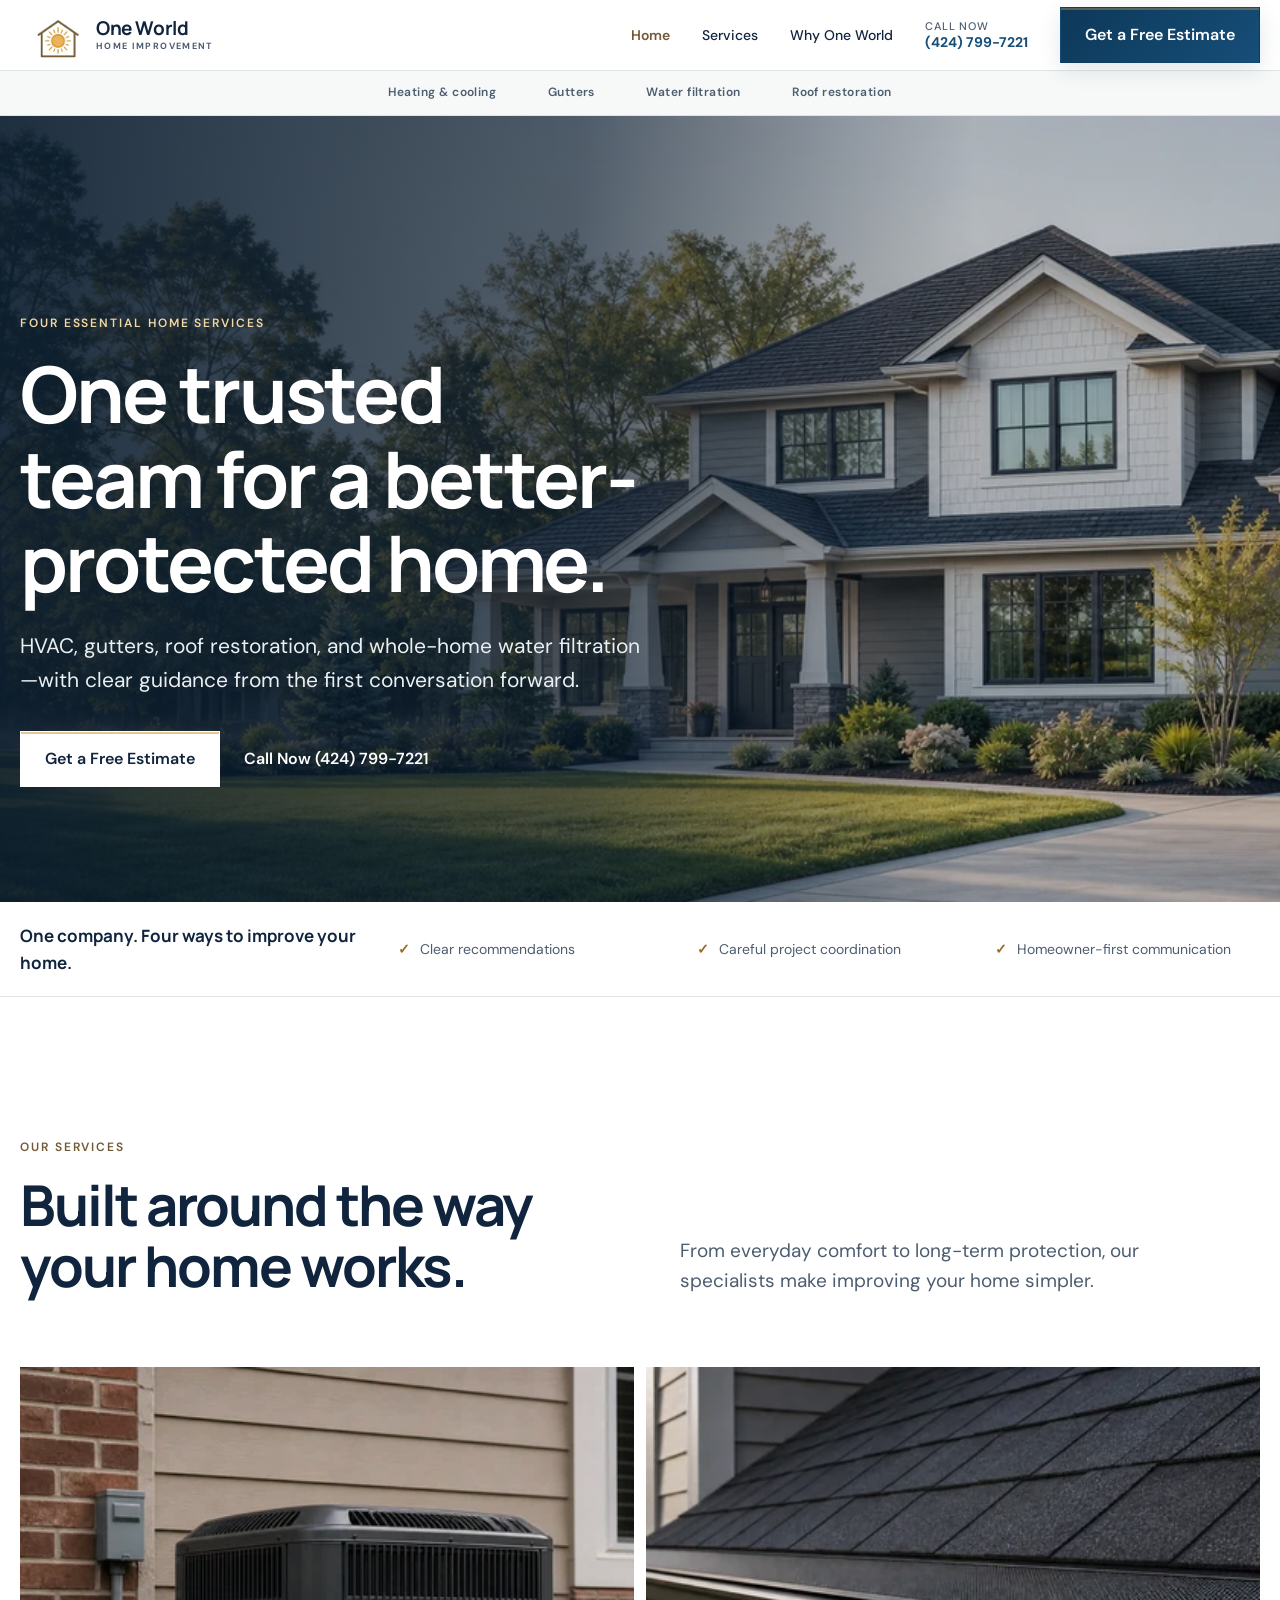
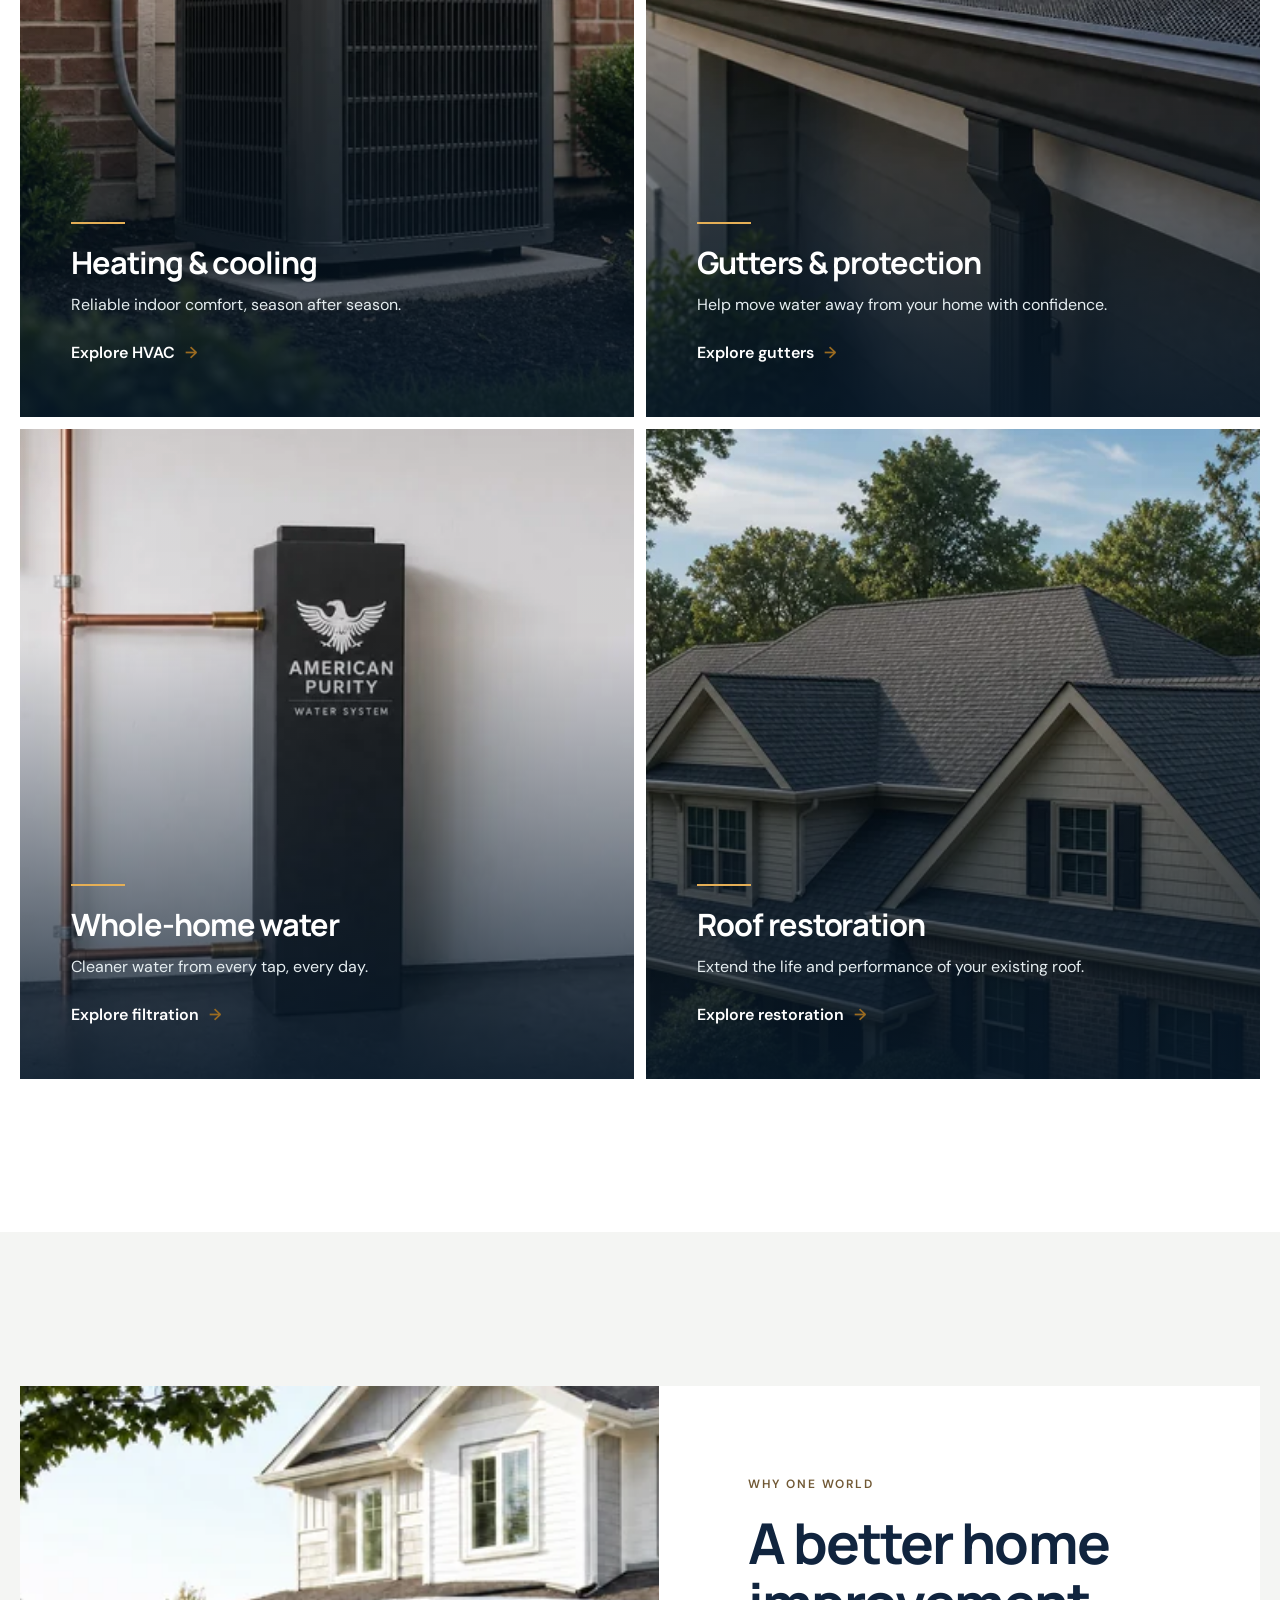
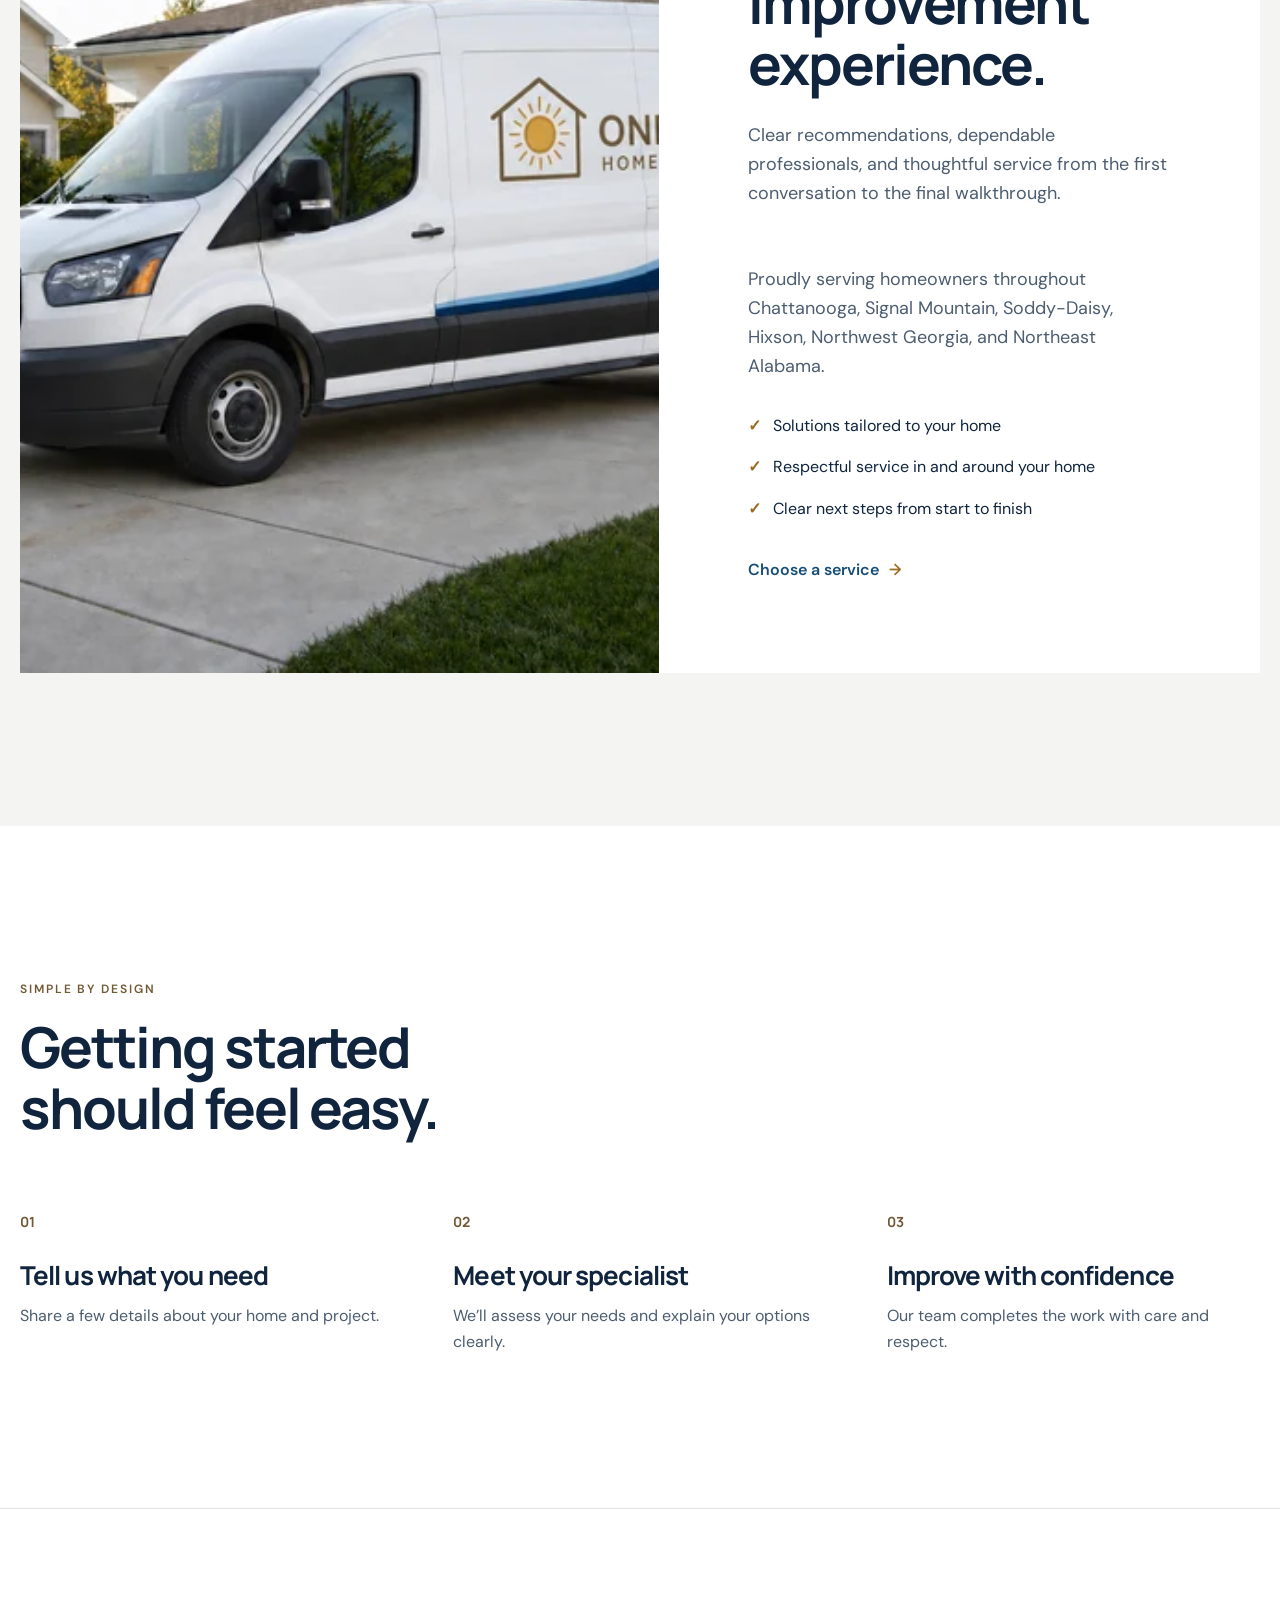
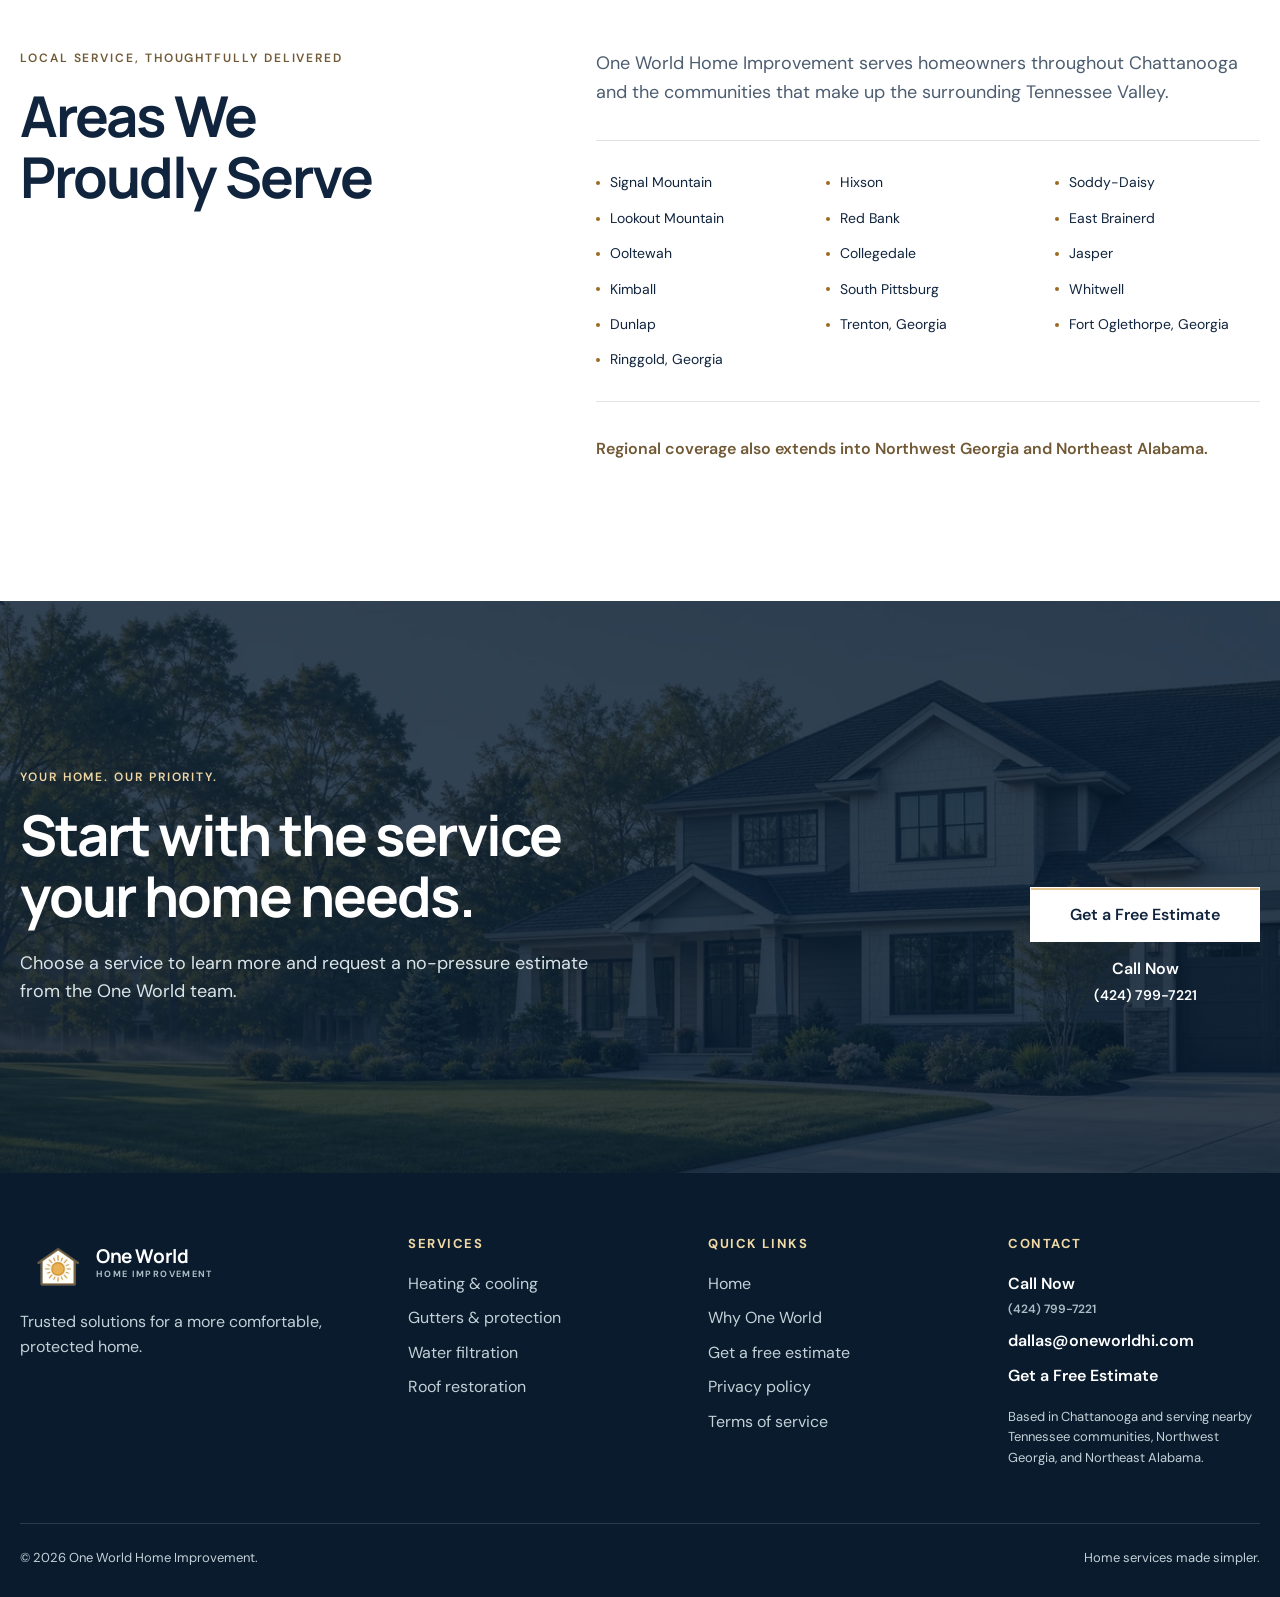
<file: index.html>
<!doctype html>
<html lang="en">
<head>
  <meta charset="utf-8">
  <meta name="viewport" content="width=device-width, initial-scale=1">
  <meta name="description" content="One World Home Improvement provides trusted HVAC, gutter, water filtration, and roof restoration solutions for homeowners.">
  <meta name="theme-color" content="#10243e">
  <meta property="og:type" content="website">
  <meta property="og:url" content="https://oneworldhi.com/">
  <meta property="og:title" content="One World Home Improvement | Home Services">
  <meta property="og:description" content="One trusted company for HVAC, gutters, roof restoration, and whole-home water filtration.">
  <meta property="og:image" content="https://oneworldhi.com/assets/home-hero.png">
  <meta property="og:image:alt" content="A well-maintained contemporary home">
  <meta name="twitter:card" content="summary_large_image">
  <meta name="twitter:title" content="One World Home Improvement | Home Services">
  <meta name="twitter:description" content="One trusted company for HVAC, gutters, roof restoration, and whole-home water filtration.">
  <meta name="twitter:image" content="https://oneworldhi.com/assets/home-hero.png">
  <title>One World Home Improvement | Home Services</title>
  <link rel="canonical" href="https://oneworldhi.com/">
  <link rel="icon" href="favicon.ico" sizes="any">
  <link rel="icon" type="image/png" sizes="32x32" href="assets/icons/favicon-32x32.png">
  <link rel="icon" type="image/png" sizes="16x16" href="assets/icons/favicon-16x16.png">
  <link rel="apple-touch-icon" sizes="180x180" href="assets/icons/apple-touch-icon.png">
  <link rel="manifest" href="site.webmanifest">
  <link rel="preload" as="image" type="image/webp" href="assets/optimized/home-hero-1942.webp" imagesrcset="assets/optimized/home-hero-768.webp 768w, assets/optimized/home-hero-1280.webp 1280w, assets/optimized/home-hero-1942.webp 1942w" imagesizes="100vw" fetchpriority="high">
  <link rel="preconnect" href="https://fonts.googleapis.com">
  <link rel="preconnect" href="https://fonts.gstatic.com" crossorigin>
  <link href="https://fonts.googleapis.com/css2?family=DM+Sans:wght@400;500;600&family=Manrope:wght@500;600;700&display=swap" rel="stylesheet">
  <link rel="stylesheet" href="assets/site.css">
  <link rel="stylesheet" href="assets/service-bar.css">
  <link rel="stylesheet" href="assets/home.css">
  <script type="application/ld+json">{"@context":"https://schema.org","@type":"HomeAndConstructionBusiness","name":"One World Home Improvement","url":"https://oneworldhi.com","telephone":["+1-424-799-7221","+1-423-802-0159"],"email":"dallas@oneworldhi.com","areaServed":[{"@type":"City","name":"Chattanooga, Tennessee"},{"@type":"Place","name":"Signal Mountain"},{"@type":"Place","name":"Hixson"},{"@type":"Place","name":"Soddy-Daisy"},{"@type":"Place","name":"Lookout Mountain"},{"@type":"Place","name":"Red Bank"},{"@type":"Place","name":"East Brainerd"},{"@type":"Place","name":"Ooltewah"},{"@type":"Place","name":"Collegedale"},{"@type":"Place","name":"Jasper"},{"@type":"Place","name":"Kimball"},{"@type":"Place","name":"South Pittsburg"},{"@type":"Place","name":"Whitwell"},{"@type":"Place","name":"Dunlap"},{"@type":"City","name":"Trenton, Georgia"},{"@type":"City","name":"Fort Oglethorpe, Georgia"},{"@type":"City","name":"Ringgold, Georgia"},{"@type":"AdministrativeArea","name":"Northwest Georgia"},{"@type":"AdministrativeArea","name":"Northeast Alabama"}],"makesOffer":[{"@type":"Offer","itemOffered":{"@type":"Service","name":"Heating and cooling"}},{"@type":"Offer","itemOffered":{"@type":"Service","name":"Gutters and gutter protection"}},{"@type":"Offer","itemOffered":{"@type":"Service","name":"Roof restoration"}},{"@type":"Offer","itemOffered":{"@type":"Service","name":"Whole-home water filtration"}}]}</script>
</head>
<body>
  <a class="skip-link" href="#main">Skip to main content</a>
  <header class="site-header" id="top">
    <div class="container nav">
      <a class="logo" href="#top" aria-label="One World Home Improvement home">
        <picture><source type="image/webp" srcset="assets/optimized/oneworld-logo-mark-256.webp"><img src="assets/oneworld-logo-mark.png" alt="" width="256" height="256" decoding="async"></picture>
        <span class="logo-copy">One World<small>Home Improvement</small></span>
      </a>
      <button class="nav-toggle" type="button" aria-expanded="false" aria-controls="nav-links" aria-label="Open menu"><span></span></button>
      <nav class="nav-links" id="nav-links" aria-label="Main navigation">
        <a href="#top" aria-current="page">Home</a>
        <a href="#services">Services</a>
        <a href="#why-us">Why One World</a>
        <a class="nav-call" href="tel:+14247997221" aria-label="Call One World Home Improvement at 424-799-7221"><span>Call Now</span><strong>(424) 799-7221</strong></a>
        <a class="button" href="#estimate">Get a Free Estimate</a>
      </nav>
    </div>
    <nav class="service-bar" aria-label="Our services">
      <div class="container service-bar-inner">
        <a href="hvac/index.html">Heating &amp; cooling</a>
        <a href="gutters/index.html">Gutters</a>
        <a href="water-filtration/index.html">Water filtration</a>
        <a href="roof-restoration/index.html">Roof restoration</a>
      </div>
    </nav>
  </header>

  <main id="main">
    <section class="hero">
      <div class="hero-media"><picture><source type="image/webp" srcset="assets/optimized/home-hero-768.webp 768w, assets/optimized/home-hero-1280.webp 1280w, assets/optimized/home-hero-1942.webp 1942w" sizes="100vw"><img src="assets/home-hero.png" alt="Well-maintained contemporary American home" width="1942" height="809" decoding="async" fetchpriority="high" loading="eager"></picture></div>
      <div class="container hero-content">
        <p class="eyebrow">Four essential home services</p>
        <h1>One trusted team for a better-protected home.</h1>
        <p>HVAC, gutters, roof restoration, and whole-home water filtration—with clear guidance from the first conversation forward.</p>
        <div class="hero-actions">
          <a class="button button-light" href="#services">Get a Free Estimate</a>
          <a class="hero-phone" href="tel:+14247997221">Call Now <span>(424) 799-7221</span></a>
        </div>
      </div>
    </section>

    <div class="trust-strip" aria-label="Service benefits">
      <div class="container trust-inner">
        <strong>One company. Four ways to improve your home.</strong>
        <span class="trust-item">Clear recommendations</span>
        <span class="trust-item">Careful project coordination</span>
        <span class="trust-item">Homeowner-first communication</span>
      </div>
    </div>

    <section class="intro" id="services">
      <div class="container intro-grid reveal">
        <div>
          <p class="eyebrow">Our services</p>
          <h2>Built around the way your home works.</h2>
        </div>
        <p class="intro-copy">From everyday comfort to long-term protection, our specialists make improving your home simpler.</p>
      </div>
    </section>

    <section class="services" aria-label="Home improvement services">
      <div class="container service-grid">
        <article class="service reveal">
          <picture><source type="image/webp" srcset="assets/optimized/hvac-service-640.webp 640w, assets/optimized/hvac-service-1024.webp 1024w, assets/optimized/hvac-service-1536.webp 1536w" sizes="(max-width: 650px) 100vw, 50vw"><img src="assets/hvac-service.png" alt="Modern residential HVAC condenser professionally installed beside a well-maintained home" loading="lazy" width="1536" height="1024" decoding="async"></picture>
          <div class="service-content"><h3>Heating &amp; cooling</h3><p>Reliable indoor comfort, season after season.</p><a class="text-link" href="hvac/index.html">Explore HVAC</a></div>
        </article>
        <article class="service reveal">
          <picture><source type="image/webp" srcset="assets/optimized/gutter-service-640.webp 640w, assets/optimized/gutter-service-1024.webp 1024w, assets/optimized/gutter-service-1536.webp 1536w" sizes="(max-width: 650px) 100vw, 50vw"><img src="assets/gutter-service.png" alt="Seamless residential gutter and subtle micro-mesh guard professionally installed along a clean roofline" loading="lazy" width="1536" height="1024" decoding="async"></picture>
          <div class="service-content"><h3>Gutters &amp; protection</h3><p>Help move water away from your home with confidence.</p><a class="text-link" href="gutters/index.html">Explore gutters</a></div>
        </article>
        <article class="service reveal">
          <picture><source type="image/webp" srcset="assets/optimized/water-filtration-service-640.webp 640w, assets/optimized/water-filtration-service-1024.webp 1024w, assets/optimized/water-filtration-service-1536.webp 1536w" sizes="(max-width: 650px) 100vw, 50vw"><img src="assets/water-filtration-service.png" alt="Clear drinking water flowing into a glass" loading="lazy" width="1536" height="1024" decoding="async"></picture>
          <div class="service-content"><h3>Whole-home water</h3><p>Cleaner water from every tap, every day.</p><a class="text-link" href="water-filtration/index.html">Explore filtration</a></div>
        </article>
        <article class="service reveal">
          <picture><source type="image/webp" srcset="assets/optimized/roof-restoration-640.webp 640w, assets/optimized/roof-restoration-1024.webp 1024w, assets/optimized/roof-restoration-1536.webp 1536w" sizes="(max-width: 650px) 100vw, 50vw"><img src="assets/roof-restoration.png" alt="Well-maintained American home with a clean, consistently restored asphalt-shingle roof" loading="lazy" width="1536" height="1024" decoding="async"></picture>
          <div class="service-content"><h3>Roof restoration</h3><p>Extend the life and performance of your existing roof.</p><a class="text-link" href="roof-restoration/index.html">Explore restoration</a></div>
        </article>
      </div>
    </section>

    <section class="feature" id="why-us">
      <div class="container split reveal">
        <div class="split-media"><picture><source type="image/webp" srcset="assets/optimized/one-world-service-van-640.webp 640w, assets/optimized/one-world-service-van-1024.webp 1024w, assets/optimized/one-world-service-van-1448.webp 1448w" sizes="(max-width: 1050px) 100vw, 50vw"><img src="assets/one-world-service-van.png" alt="Clean One World Home Improvement service van parked in a residential driveway" loading="lazy" width="1448" height="1086" decoding="async"></picture></div>
        <div class="split-copy">
          <p class="eyebrow">Why One World</p>
          <h2>A better home improvement experience.</h2>
          <p>Clear recommendations, dependable professionals, and thoughtful service from the first conversation to the final walkthrough.</p>
          <p>Proudly serving homeowners throughout Chattanooga, Signal Mountain, Soddy-Daisy, Hixson, Northwest Georgia, and Northeast Alabama.</p>
          <ul class="check-list">
            <li>Solutions tailored to your home</li>
            <li>Respectful service in and around your home</li>
            <li>Clear next steps from start to finish</li>
          </ul>
          <a class="text-link" href="#services">Choose a service</a>
        </div>
      </div>
    </section>

    <section class="process" id="process">
      <div class="container">
        <div class="process-head reveal"><p class="eyebrow">Simple by design</p><h2>Getting started should feel easy.</h2></div>
        <div class="steps">
          <article class="step reveal"><span class="step-number">01</span><h3>Tell us what you need</h3><p>Share a few details about your home and project.</p></article>
          <article class="step reveal"><span class="step-number">02</span><h3>Meet your specialist</h3><p>We’ll assess your needs and explain your options clearly.</p></article>
          <article class="step reveal"><span class="step-number">03</span><h3>Improve with confidence</h3><p>Our team completes the work with care and respect.</p></article>
        </div>
      </div>
    </section>

    <section class="areas" aria-labelledby="areas-title">
      <div class="container areas-grid reveal">
        <div class="areas-heading">
          <p class="eyebrow">Local service, thoughtfully delivered</p>
          <h2 id="areas-title">Areas We Proudly Serve</h2>
        </div>
        <div class="areas-copy">
          <p>One World Home Improvement serves homeowners throughout Chattanooga and the communities that make up the surrounding Tennessee Valley.</p>
          <ul class="area-list" aria-label="Communities served">
            <li>Signal Mountain</li>
            <li>Hixson</li>
            <li>Soddy-Daisy</li>
            <li>Lookout Mountain</li>
            <li>Red Bank</li>
            <li>East Brainerd</li>
            <li>Ooltewah</li>
            <li>Collegedale</li>
            <li>Jasper</li>
            <li>Kimball</li>
            <li>South Pittsburg</li>
            <li>Whitwell</li>
            <li>Dunlap</li>
            <li>Trenton, Georgia</li>
            <li>Fort Oglethorpe, Georgia</li>
            <li>Ringgold, Georgia</li>
          </ul>
          <p class="areas-regional">Regional coverage also extends into Northwest Georgia and Northeast Alabama.</p>
        </div>
      </div>
    </section>

    <section class="cta" id="estimate" aria-labelledby="home-cta-title">
      <div class="container cta-inner reveal">
        <div><p class="eyebrow">Your home. Our priority.</p><h2 id="home-cta-title">Start with the service your home needs.</h2><p>Choose a service to learn more and request a no-pressure estimate from the One World team.</p></div>
        <div class="cta-actions">
          <a class="button button-light" href="#services">Get a Free Estimate</a>
          <a class="cta-phone" href="tel:+14247997221">Call Now<span>(424) 799-7221</span></a>
        </div>
      </div>
    </section>
  </main>

  <footer id="contact">
    <div class="container">
      <div class="footer-grid">
        <div class="footer-brand"><a class="logo" href="#top"><picture><source type="image/webp" srcset="assets/optimized/oneworld-logo-mark-256.webp"><img src="assets/oneworld-logo-mark.png" alt="" width="256" height="256" decoding="async"></picture><span class="logo-copy" style="color:#fff">One World<small style="color:#aebdc6">Home Improvement</small></span></a><p>Trusted solutions for a more comfortable, protected home.</p></div>
        <div><h3>Services</h3><ul><li><a href="hvac/index.html">Heating &amp; cooling</a></li><li><a href="gutters/index.html">Gutters &amp; protection</a></li><li><a href="water-filtration/index.html">Water filtration</a></li><li><a href="roof-restoration/index.html">Roof restoration</a></li></ul></div>
        <div><h3>Quick links</h3><ul><li><a href="#top">Home</a></li><li><a href="#why-us">Why One World</a></li><li><a href="#services">Get a free estimate</a></li><li><a href="privacy-policy.html">Privacy policy</a></li><li><a href="terms-of-service.html">Terms of service</a></li></ul></div>
        <div class="footer-contact"><h3>Contact</h3><ul><li><a href="tel:+14247997221">Call Now<small>(424) 799-7221</small></a></li><li><a href="mailto:dallas@oneworldhi.com">dallas@oneworldhi.com</a></li><li><a href="#services">Get a Free Estimate</a></li></ul><p class="footer-service-area">Based in Chattanooga and serving nearby Tennessee communities, Northwest Georgia, and Northeast Alabama.</p></div>
      </div>
      <div class="footer-bottom"><span>© <span id="year"></span> One World Home Improvement.</span><span>Home services made simpler.</span></div>
    </div>
  </footer>

  <script src="assets/site.js" defer></script>
</body>
</html>
</file>
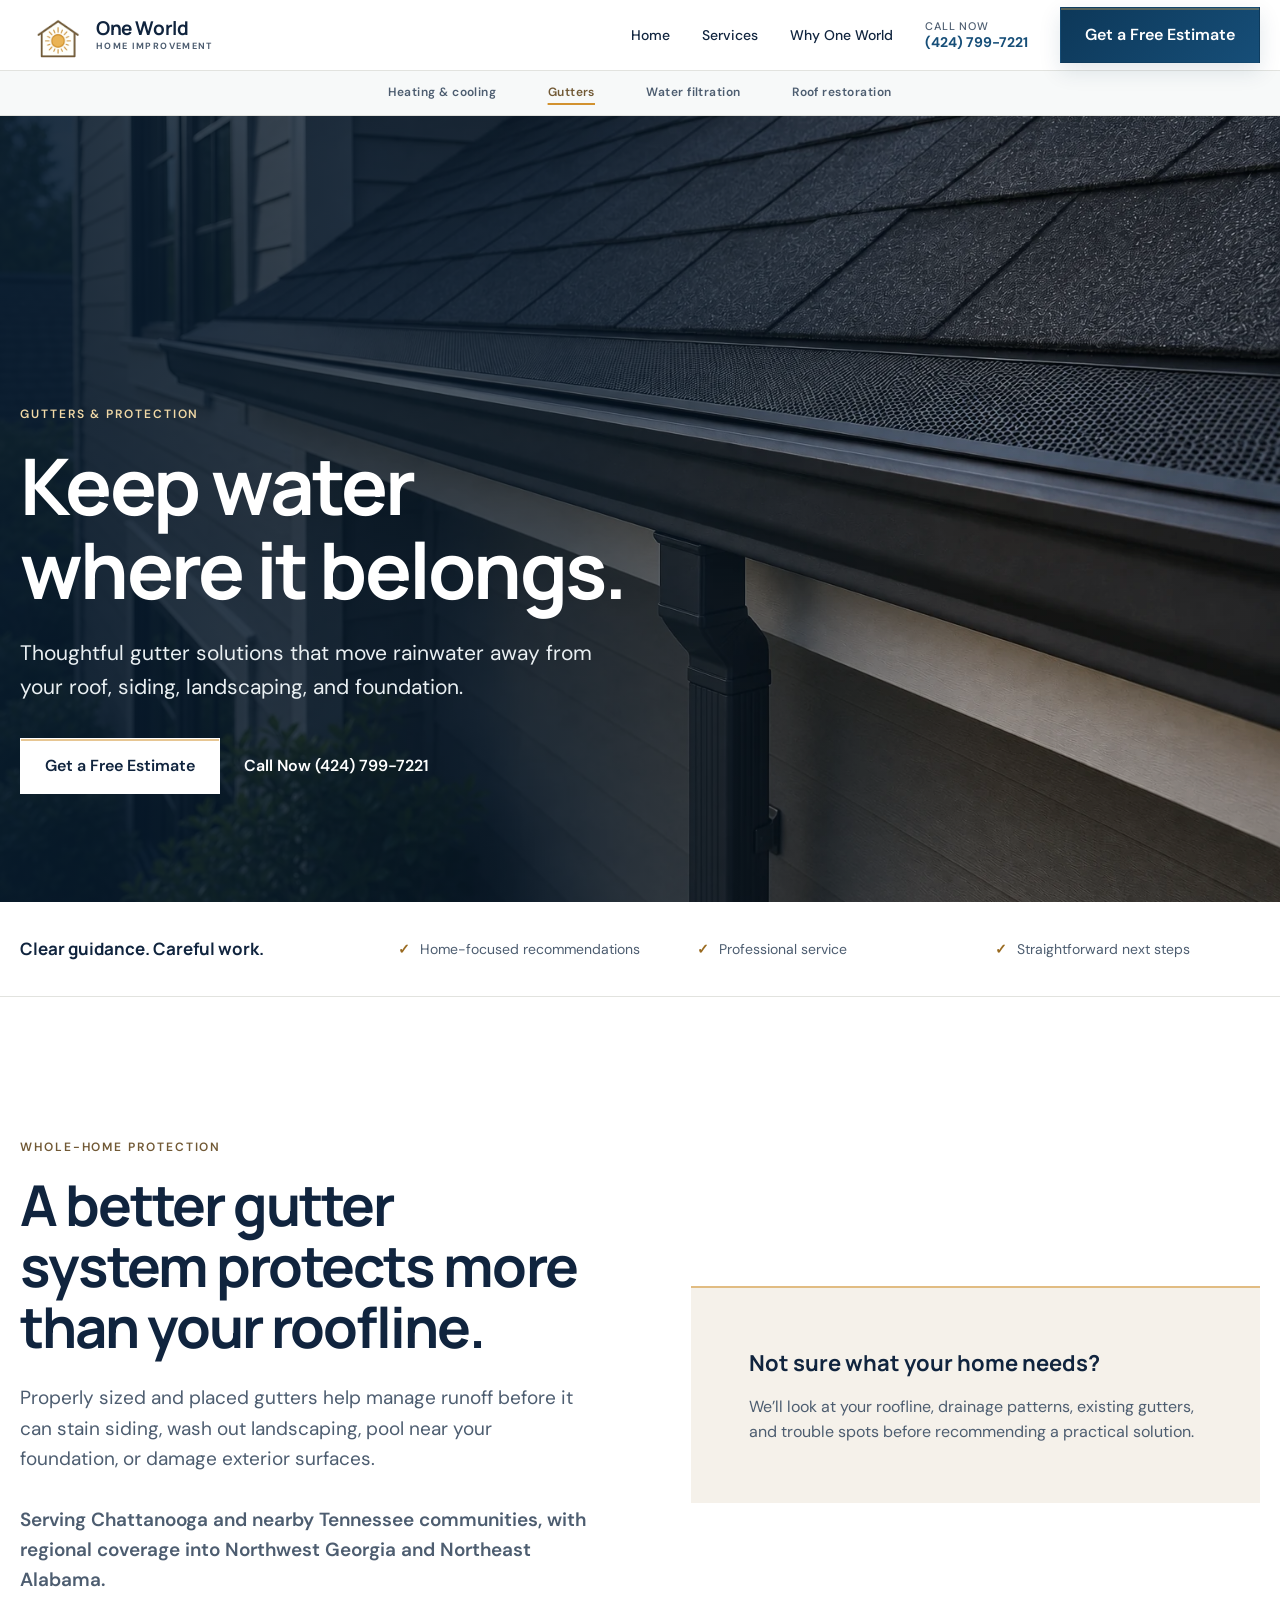
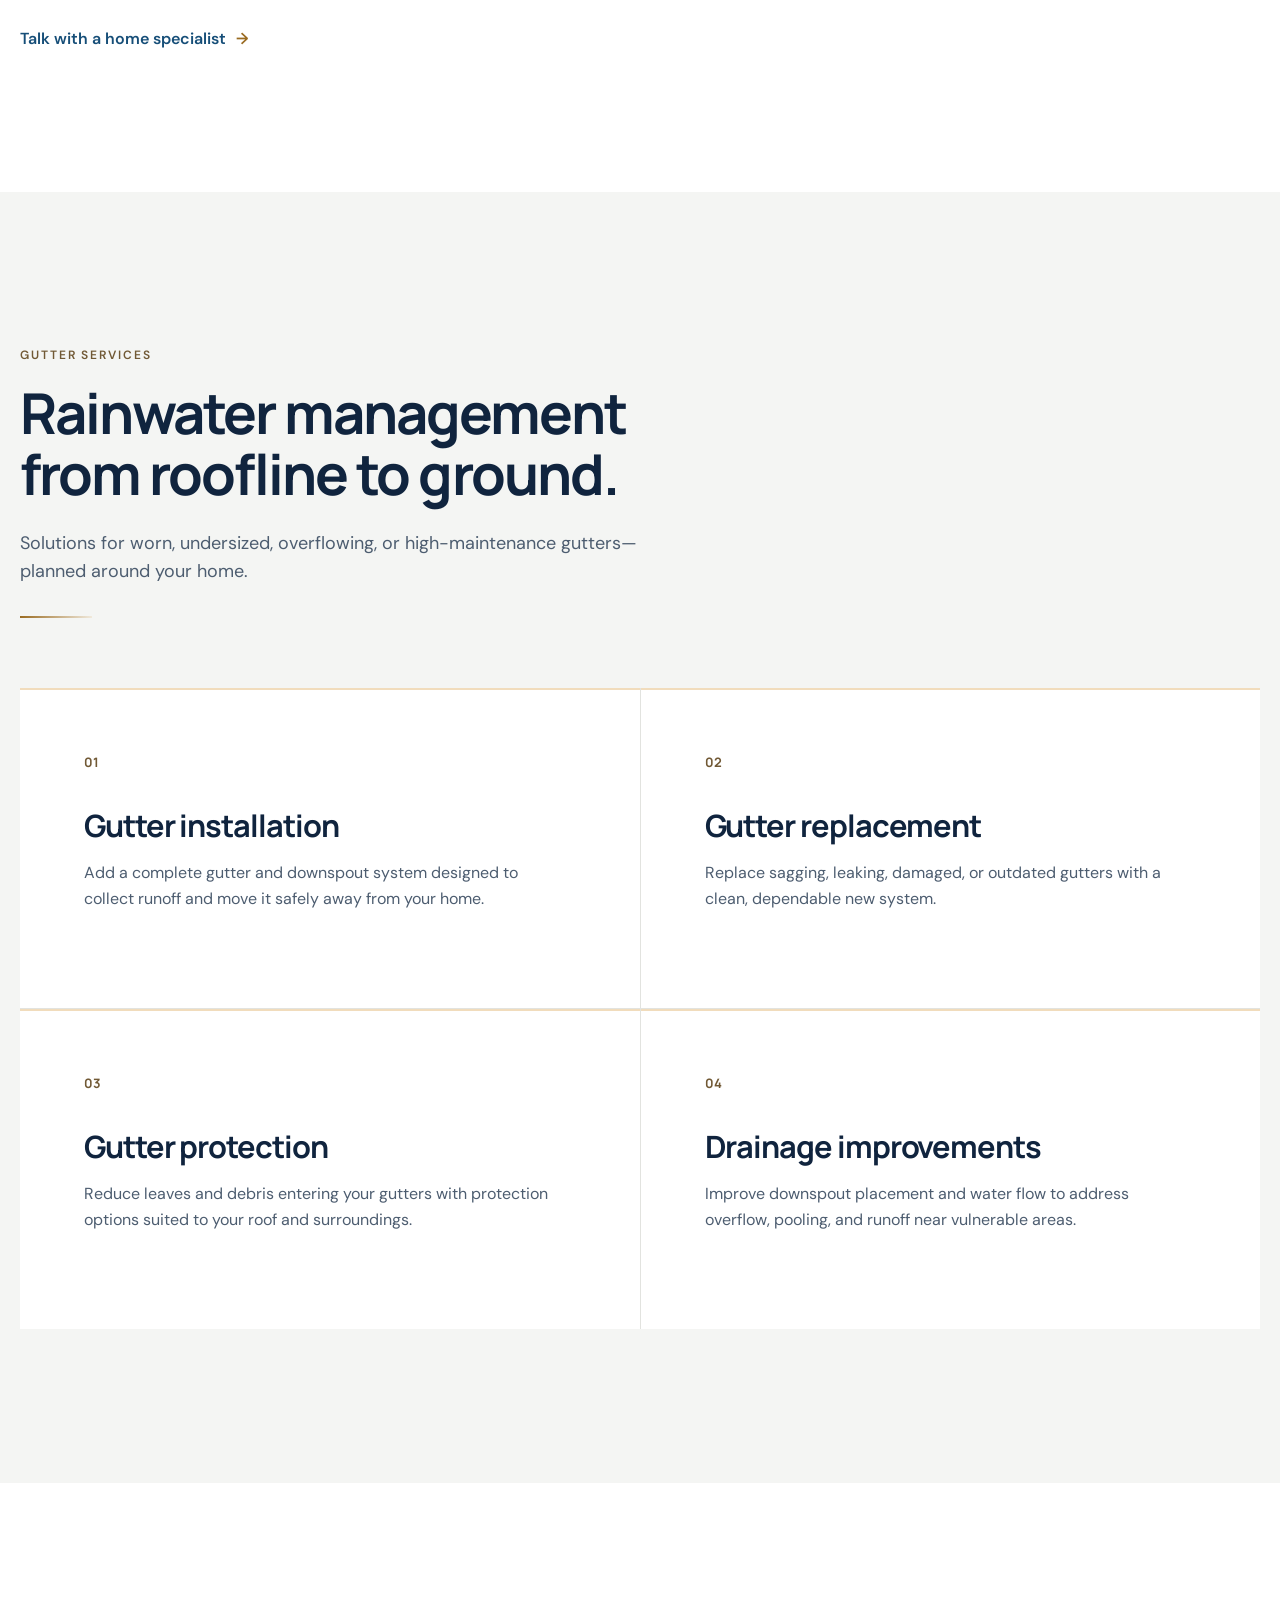
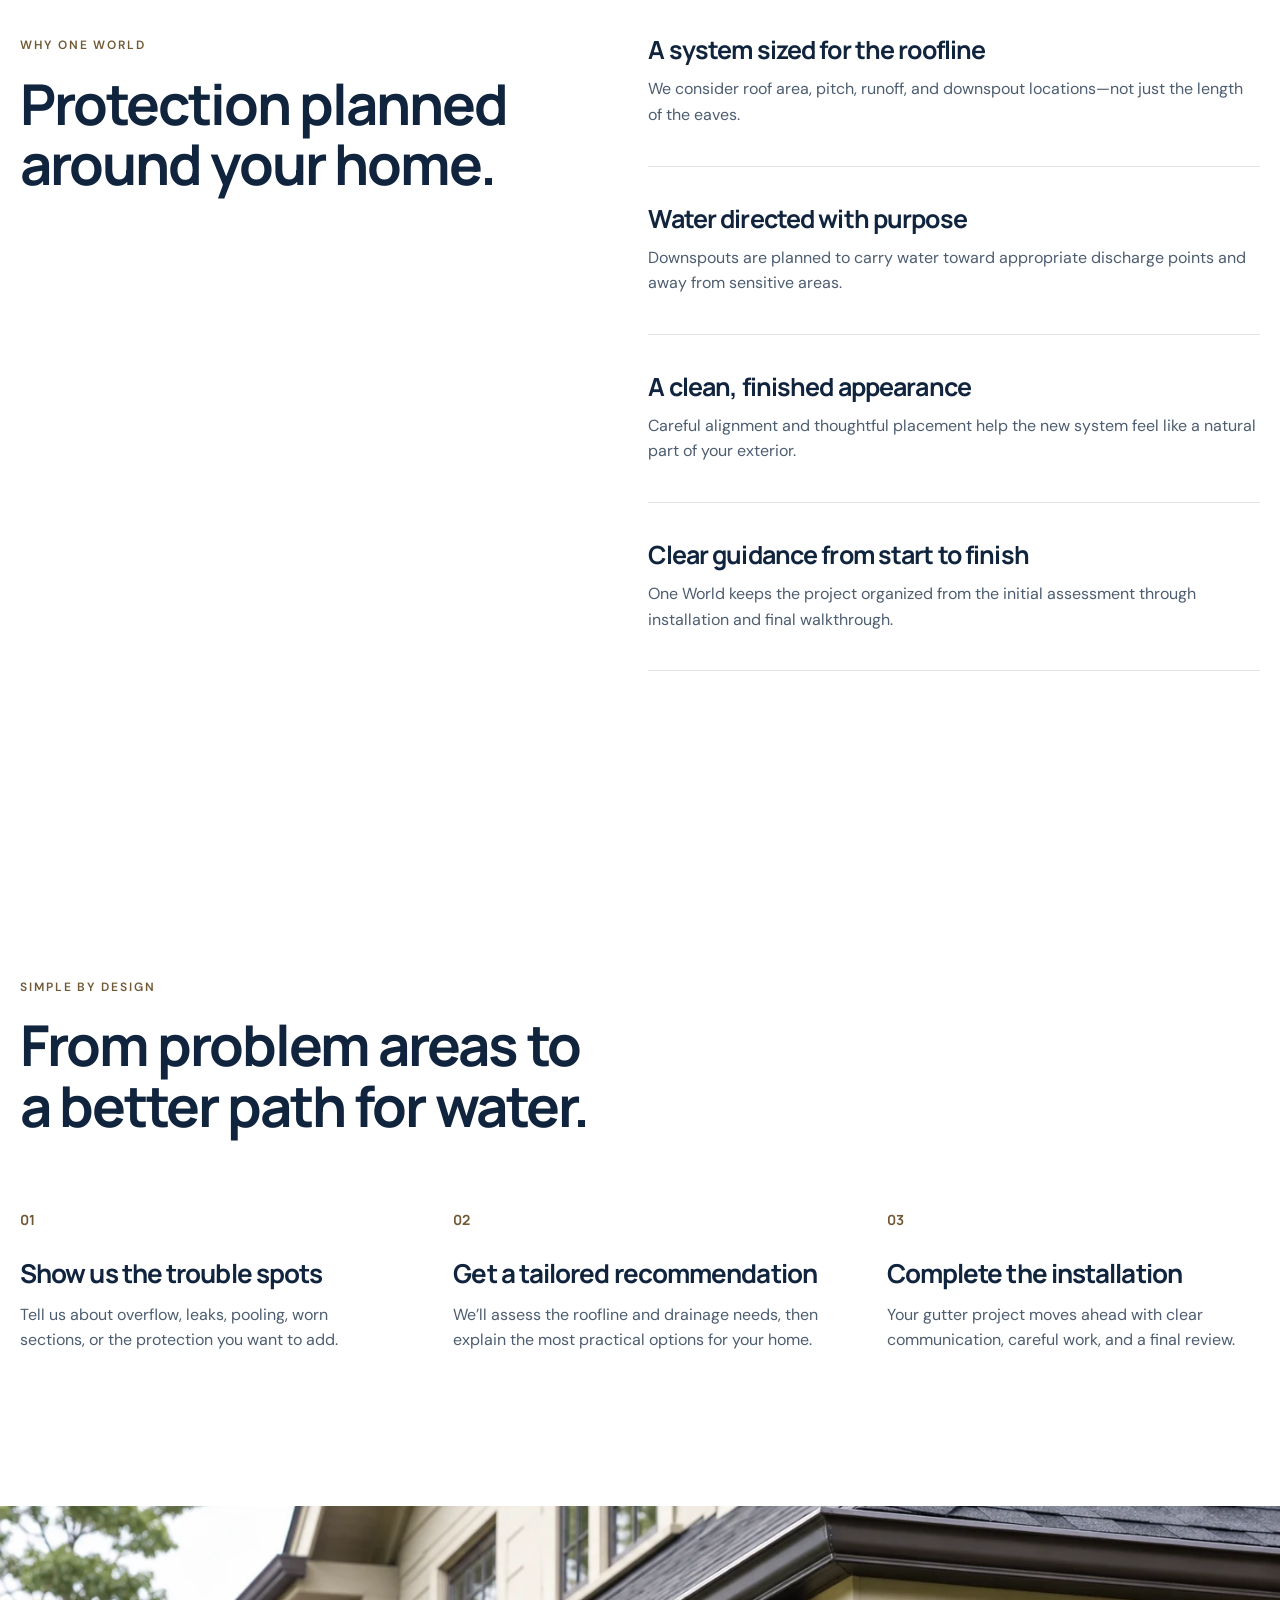
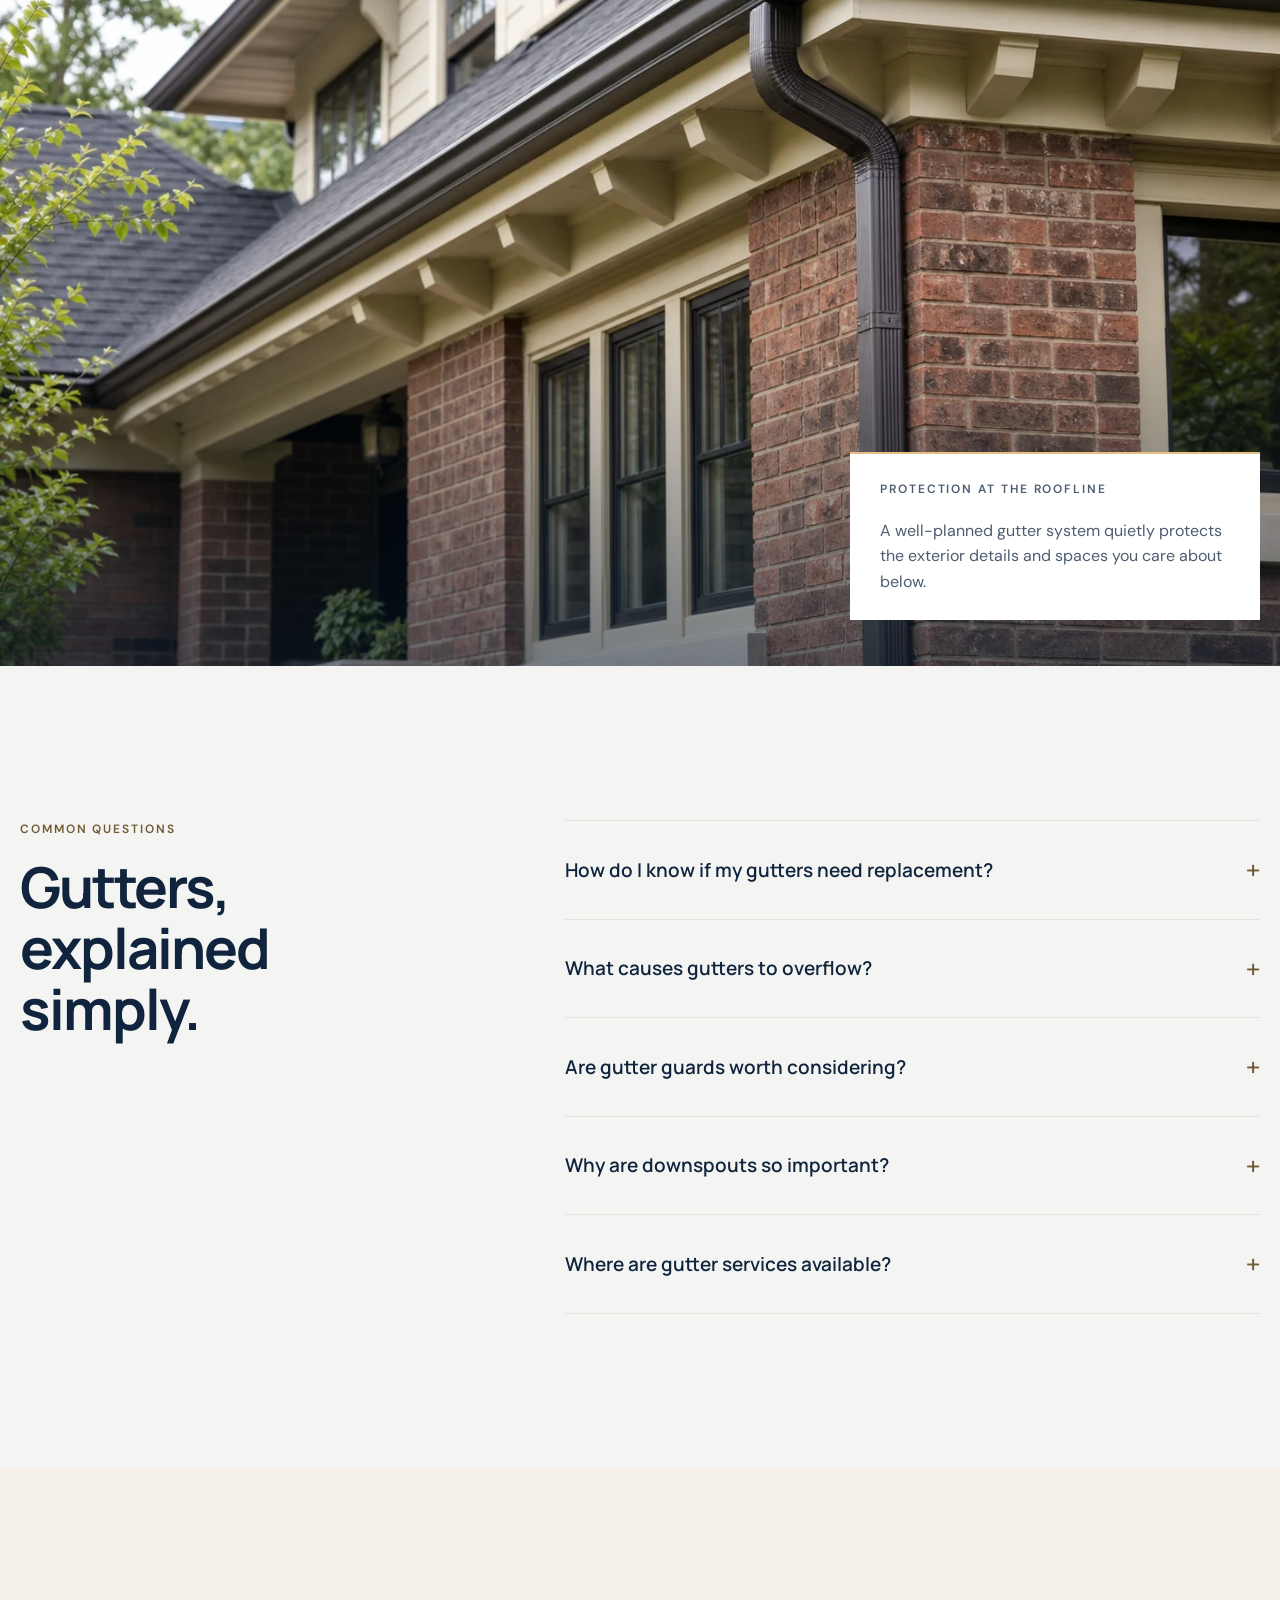
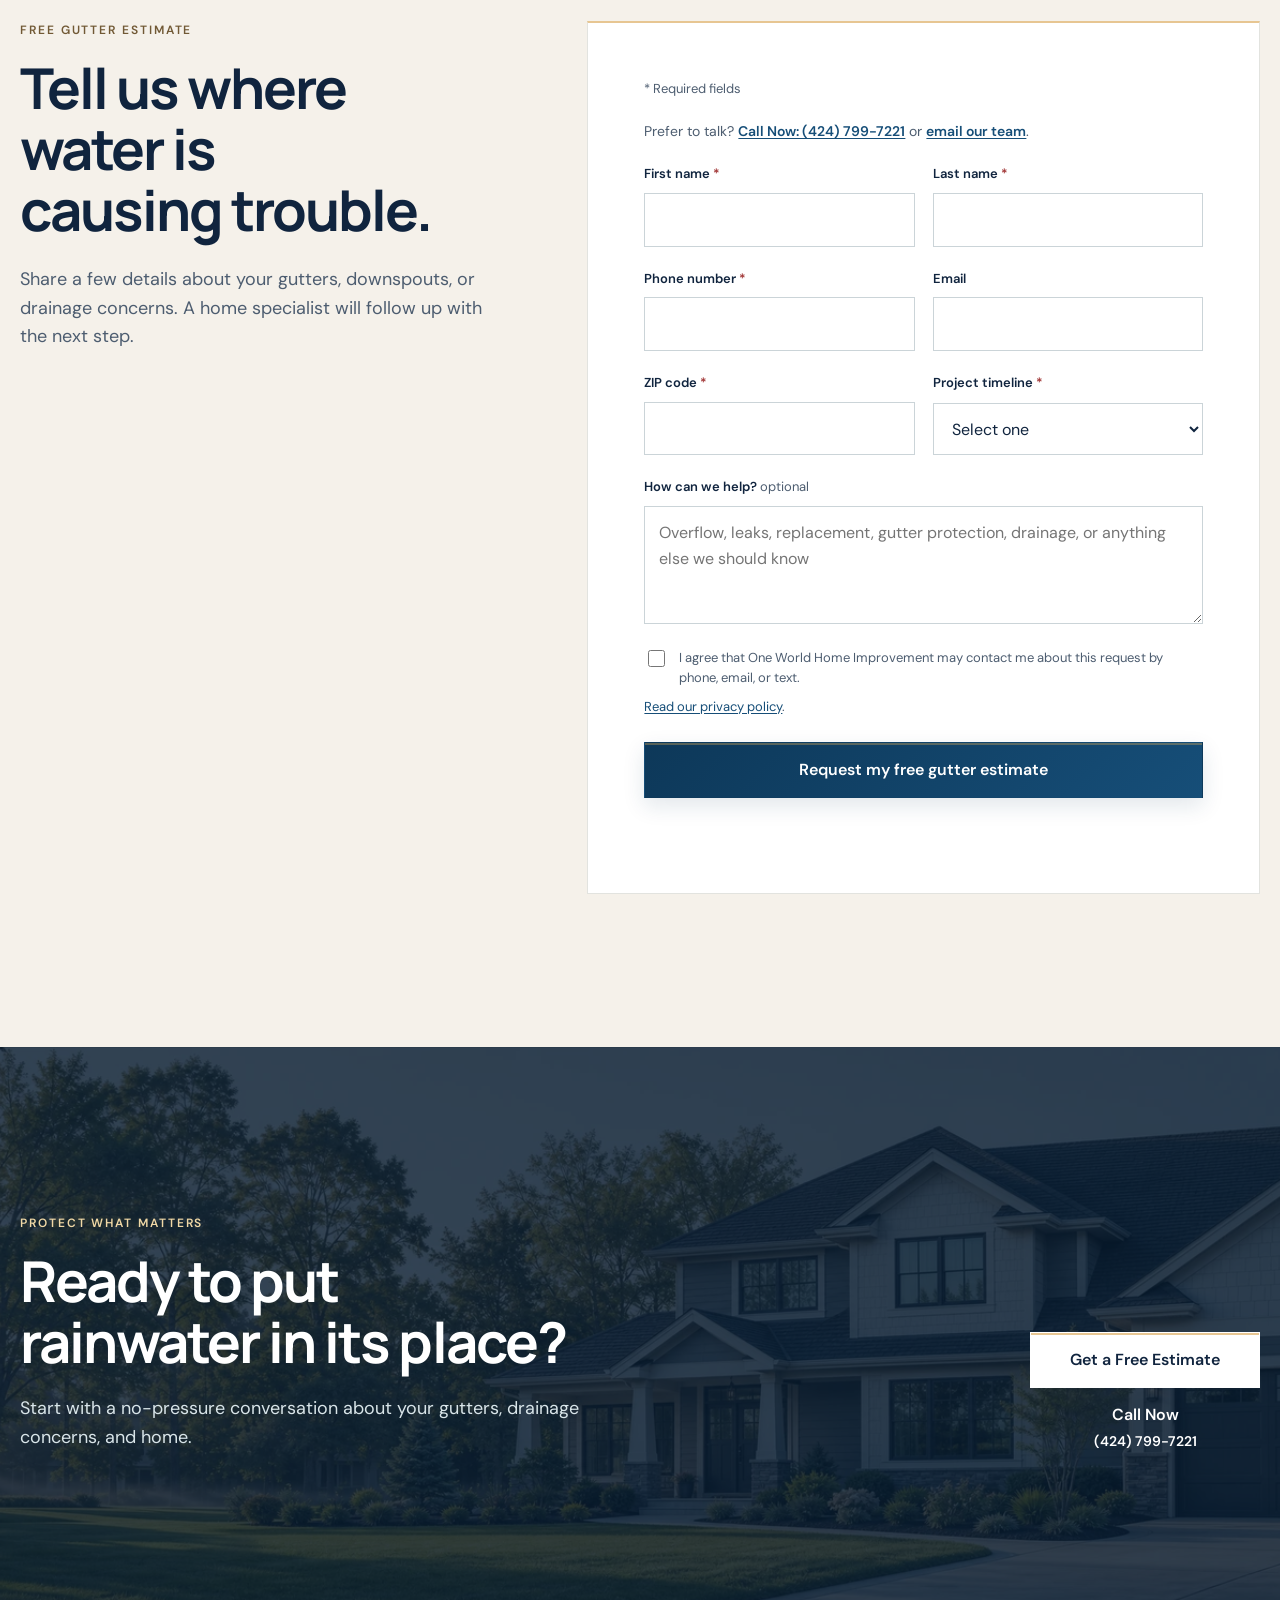
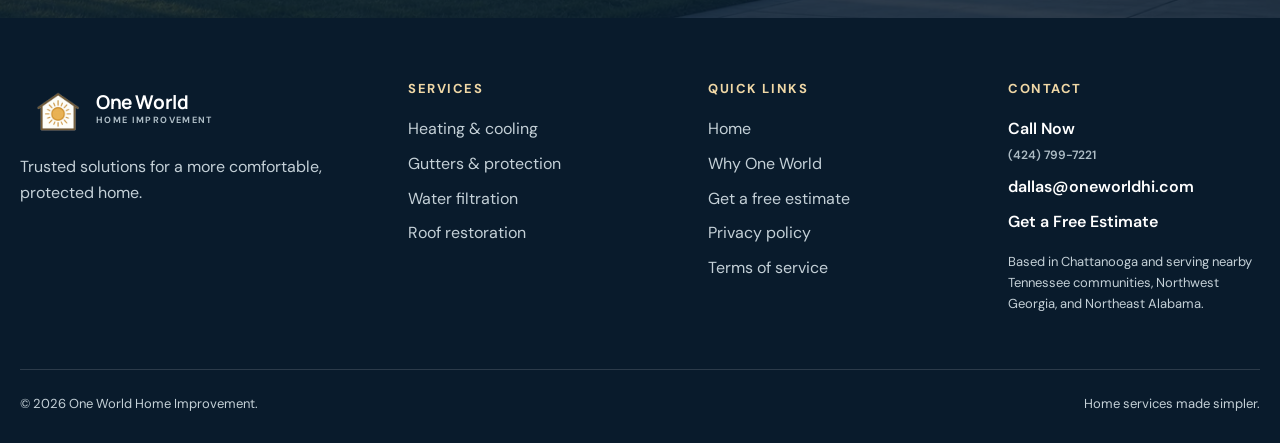
<file: gutters/index.html>
<!doctype html>
<html lang="en">
<head>
  <meta charset="utf-8">
  <meta name="viewport" content="width=device-width, initial-scale=1">
  <meta name="description" content="Protect your home with gutter installation, replacement, drainage solutions, and gutter protection from One World Home Improvement.">
  <meta name="theme-color" content="#10243e">
  <meta property="og:type" content="website">
  <meta property="og:url" content="https://oneworldhi.com/gutters/">
  <meta property="og:title" content="Gutters &amp; Protection | One World Home Improvement">
  <meta property="og:description" content="Gutter installation, replacement, protection, and drainage solutions planned around your home.">
  <meta property="og:image" content="https://oneworldhi.com/assets/gutter-service.png">
  <meta property="og:image:alt" content="Professionally installed residential gutters">
  <meta name="twitter:card" content="summary_large_image">
  <meta name="twitter:title" content="Gutters &amp; Protection | One World Home Improvement">
  <meta name="twitter:description" content="Gutter installation, replacement, protection, and drainage solutions planned around your home.">
  <meta name="twitter:image" content="https://oneworldhi.com/assets/gutter-service.png">
  <title>Gutters &amp; Gutter Protection | One World Home Improvement</title>
  <link rel="canonical" href="https://oneworldhi.com/gutters/">
  <link rel="icon" href="../favicon.ico" sizes="any">
  <link rel="icon" type="image/png" sizes="32x32" href="../assets/icons/favicon-32x32.png">
  <link rel="icon" type="image/png" sizes="16x16" href="../assets/icons/favicon-16x16.png">
  <link rel="apple-touch-icon" sizes="180x180" href="../assets/icons/apple-touch-icon.png">
  <link rel="manifest" href="../site.webmanifest">
  <link rel="preload" as="image" type="image/webp" href="../assets/optimized/gutter-service-1536.webp" imagesrcset="../assets/optimized/gutter-service-640.webp 640w, ../assets/optimized/gutter-service-1024.webp 1024w, ../assets/optimized/gutter-service-1536.webp 1536w" imagesizes="100vw" fetchpriority="high">
  <link rel="preconnect" href="https://fonts.googleapis.com">
  <link rel="preconnect" href="https://fonts.gstatic.com" crossorigin>
  <link href="https://fonts.googleapis.com/css2?family=DM+Sans:wght@400;500;600&family=Manrope:wght@500;600;700&display=swap" rel="stylesheet">
  <link rel="stylesheet" href="../assets/lead-form.css">
  <link rel="stylesheet" href="../assets/service-bar.css">
  <link rel="stylesheet" href="../assets/site.css">
</head>
<body>
  <a class="skip-link" href="#main">Skip to main content</a>
  <header class="site-header">
    <div class="container nav">
      <a class="logo" href="../index.html" aria-label="One World Home Improvement home">
        <picture><source type="image/webp" srcset="../assets/optimized/oneworld-logo-mark-256.webp"><img src="../assets/oneworld-logo-mark.png" alt="" width="256" height="256" decoding="async"></picture>
        <span class="logo-copy">One World<small>Home Improvement</small></span>
      </a>
      <button class="nav-toggle" type="button" aria-expanded="false" aria-controls="nav-links" aria-label="Open menu"><span></span></button>
      <nav class="nav-links" id="nav-links" aria-label="Main navigation">
        <a href="../index.html">Home</a>
        <a href="#services">Services</a>
        <a href="#why-us">Why One World</a>
        <a class="nav-call" href="tel:+14247997221" aria-label="Call One World Home Improvement at 424-799-7221"><span>Call Now</span><strong>(424) 799-7221</strong></a>
        <a class="button" href="#estimate">Get a Free Estimate</a>
      </nav>
    </div>
    <nav class="service-bar" aria-label="Our services">
      <div class="container service-bar-inner">
        <a href="../hvac/index.html">Heating &amp; cooling</a>
        <a href="index.html" aria-current="page">Gutters</a>
        <a href="../water-filtration/index.html">Water filtration</a>
        <a href="../roof-restoration/index.html">Roof restoration</a>
      </div>
    </nav>
  </header>

  <main id="main">
    <section class="hero" aria-labelledby="hero-title">
      <div class="hero-media"><picture><source type="image/webp" srcset="../assets/optimized/gutter-service-640.webp 640w, ../assets/optimized/gutter-service-1024.webp 1024w, ../assets/optimized/gutter-service-1536.webp 1536w" sizes="100vw"><img src="../assets/gutter-service.png" alt="Professionally installed gutters protecting a well-maintained home" width="1536" height="1024" decoding="async" fetchpriority="high" loading="eager"></picture></div>
      <div class="container hero-content">
        <p class="eyebrow">Gutters &amp; protection</p>
        <h1 id="hero-title">Keep water where it belongs.</h1>
        <p>Thoughtful gutter solutions that move rainwater away from your roof, siding, landscaping, and foundation.</p>
        <div class="hero-actions">
          <a class="button button-light" href="#estimate">Get a Free Estimate</a>
          <a class="hero-phone" href="tel:+14247997221">Call Now <span>(424) 799-7221</span></a>
        </div>
      </div>
    </section>

    <div class="trust-strip" aria-label="Service principles">
      <div class="container trust-inner">
        <strong>Clear guidance. Careful work.</strong>
        <span class="trust-item">Home-focused recommendations</span>
        <span class="trust-item">Professional service</span>
        <span class="trust-item">Straightforward next steps</span>
      </div>
    </div>

    <section class="intro" aria-labelledby="intro-title">
      <div class="container intro-grid reveal">
        <div class="intro-copy">
          <p class="eyebrow">Whole-home protection</p>
          <h2 id="intro-title">A better gutter system protects more than your roofline.</h2>
          <p>Properly sized and placed gutters help manage runoff before it can stain siding, wash out landscaping, pool near your foundation, or damage exterior surfaces.</p>
          <p class="service-region">Serving Chattanooga and nearby Tennessee communities, with regional coverage into Northwest Georgia and Northeast Alabama.</p>
          <a class="text-link" href="#estimate">Talk with a home specialist</a>
        </div>
        <aside class="intro-note" aria-label="Gutter consultation">
          <strong>Not sure what your home needs?</strong>
          <p>We’ll look at your roofline, drainage patterns, existing gutters, and trouble spots before recommending a practical solution.</p>
        </aside>
      </div>
    </section>

    <section class="service-section" id="services" aria-labelledby="services-title">
      <div class="container">
        <div class="section-head reveal">
          <p class="eyebrow">Gutter services</p>
          <h2 id="services-title">Rainwater management from roofline to ground.</h2>
          <p>Solutions for worn, undersized, overflowing, or high-maintenance gutters—planned around your home.</p>
        </div>
        <div class="service-list">
          <article class="service-item reveal">
            <span class="service-number">01</span>
            <h3>Gutter installation</h3>
            <p>Add a complete gutter and downspout system designed to collect runoff and move it safely away from your home.</p>
          </article>
          <article class="service-item reveal">
            <span class="service-number">02</span>
            <h3>Gutter replacement</h3>
            <p>Replace sagging, leaking, damaged, or outdated gutters with a clean, dependable new system.</p>
          </article>
          <article class="service-item reveal">
            <span class="service-number">03</span>
            <h3>Gutter protection</h3>
            <p>Reduce leaves and debris entering your gutters with protection options suited to your roof and surroundings.</p>
          </article>
          <article class="service-item reveal">
            <span class="service-number">04</span>
            <h3>Drainage improvements</h3>
            <p>Improve downspout placement and water flow to address overflow, pooling, and runoff near vulnerable areas.</p>
          </article>
        </div>
      </div>
    </section>

    <section class="benefits" id="why-us" aria-labelledby="benefits-title">
      <div class="container benefit-grid">
        <div class="benefit-heading reveal">
          <p class="eyebrow">Why One World</p>
          <h2 id="benefits-title">Protection planned around your home.</h2>
        </div>
        <div class="benefit-list">
          <article class="benefit reveal">
            <h3>A system sized for the roofline</h3>
            <p>We consider roof area, pitch, runoff, and downspout locations—not just the length of the eaves.</p>
          </article>
          <article class="benefit reveal">
            <h3>Water directed with purpose</h3>
            <p>Downspouts are planned to carry water toward appropriate discharge points and away from sensitive areas.</p>
          </article>
          <article class="benefit reveal">
            <h3>A clean, finished appearance</h3>
            <p>Careful alignment and thoughtful placement help the new system feel like a natural part of your exterior.</p>
          </article>
          <article class="benefit reveal">
            <h3>Clear guidance from start to finish</h3>
            <p>One World keeps the project organized from the initial assessment through installation and final walkthrough.</p>
          </article>
        </div>
      </div>
    </section>

    <section class="process" id="process" aria-labelledby="process-title">
      <div class="container">
        <div class="process-head reveal">
          <p class="eyebrow">Simple by design</p>
          <h2 id="process-title">From problem areas to a better path for water.</h2>
        </div>
        <div class="steps">
          <article class="step reveal">
            <span class="step-number">01</span>
            <h3>Show us the trouble spots</h3>
            <p>Tell us about overflow, leaks, pooling, worn sections, or the protection you want to add.</p>
          </article>
          <article class="step reveal">
            <span class="step-number">02</span>
            <h3>Get a tailored recommendation</h3>
            <p>We’ll assess the roofline and drainage needs, then explain the most practical options for your home.</p>
          </article>
          <article class="step reveal">
            <span class="step-number">03</span>
            <h3>Complete the installation</h3>
            <p>Your gutter project moves ahead with clear communication, careful work, and a final review.</p>
          </article>
        </div>
      </div>
    </section>

    <section class="image-break reveal" aria-label="Professionally installed dark bronze residential gutter system">
      <picture><source type="image/webp" srcset="../assets/optimized/gutter-bronze-roofline-640.webp 640w, ../assets/optimized/gutter-bronze-roofline-1024.webp 1024w, ../assets/optimized/gutter-bronze-roofline-1448.webp 1448w" sizes="100vw"><img src="../assets/gutter-bronze-roofline.png" alt="Dark bronze gutters and matching downspout installed on a brick Craftsman-style home" loading="lazy" width="1448" height="1086" decoding="async"></picture>
      <div class="image-caption">
        <p class="eyebrow">Protection at the roofline</p>
        <p>A well-planned gutter system quietly protects the exterior details and spaces you care about below.</p>
      </div>
    </section>

    <section class="faq" aria-labelledby="faq-title">
      <div class="container faq-grid">
        <div class="reveal">
          <p class="eyebrow">Common questions</p>
          <h2 id="faq-title">Gutters, explained simply.</h2>
        </div>
        <div class="faq-list reveal">
          <details>
            <summary>How do I know if my gutters need replacement?</summary>
            <p>Frequent overflow, sagging, separated seams, peeling exterior paint, rust, cracks, and water collecting near the foundation can all signal that repair or replacement should be considered.</p>
          </details>
          <details>
            <summary>What causes gutters to overflow?</summary>
            <p>Debris, insufficient gutter capacity, poor slope, loose sections, blocked downspouts, or too few downspouts can prevent water from draining correctly.</p>
          </details>
          <details>
            <summary>Are gutter guards worth considering?</summary>
            <p>Gutter protection can reduce the amount of leaves and larger debris entering the system. The right choice depends on your roof, nearby trees, and the type of debris around your home.</p>
          </details>
          <details>
            <summary>Why are downspouts so important?</summary>
            <p>Downspouts carry collected roof water to the ground. Good placement and discharge help prevent water from pooling near foundations, walkways, and landscaping.</p>
          </details>
          <details>
            <summary>Where are gutter services available?</summary>
            <p>Service availability varies by location. Submit your ZIP code with your request and the team will confirm coverage for your address.</p>
          </details>
        </div>
      </div>
    </section>

    <section class="lead-section" id="estimate" aria-labelledby="lead-title">
      <div class="container lead-grid">
        <div class="lead-copy reveal">
          <p class="eyebrow">Free gutter estimate</p>
          <h2 id="lead-title">Tell us where water is causing trouble.</h2>
          <p>Share a few details about your gutters, downspouts, or drainage concerns. A home specialist will follow up with the next step.</p>
        </div>
        <form class="lead-form js-lead-form reveal" action="https://formspree.io/f/maeybwkz" method="POST" data-submit-label="Request my free gutter estimate" novalidate>
          <input type="hidden" name="service" value="Gutters & Protection">
          <div class="lead-honeypot" aria-hidden="true"><label>Company<input name="company" tabindex="-1" autocomplete="off"></label></div>
          <p class="lead-required-note"><span aria-hidden="true">*</span> Required fields</p>
          <p class="lead-direct">Prefer to talk? <a href="tel:+14247997221">Call Now: (424) 799-7221</a> or <a href="mailto:dallas@oneworldhi.com">email our team</a>.</p>
          <div class="lead-fields">
            <div class="lead-field"><label for="lead-first">First name</label><input id="lead-first" name="firstName" autocomplete="given-name" required></div>
            <div class="lead-field"><label for="lead-last">Last name</label><input id="lead-last" name="lastName" autocomplete="family-name" required></div>
            <div class="lead-field"><label for="lead-phone">Phone number</label><input id="lead-phone" name="phone" type="tel" autocomplete="tel" required></div>
            <div class="lead-field"><label for="lead-email">Email</label><input id="lead-email" name="email" type="email" autocomplete="email"></div>
            <div class="lead-field"><label for="lead-zip">ZIP code</label><input id="lead-zip" name="zip" inputmode="numeric" autocomplete="postal-code" maxlength="10" required></div>
            <div class="lead-field"><label for="lead-timeline">Project timeline</label><select id="lead-timeline" name="timeline" required><option value="">Select one</option><option>As soon as possible</option><option>Within 1–3 months</option><option>Within 3–6 months</option><option>Just researching</option></select></div>
            <div class="lead-field lead-field-wide"><label for="lead-details">How can we help? <span>optional</span></label><textarea id="lead-details" name="projectDetails" placeholder="Overflow, leaks, replacement, gutter protection, drainage, or anything else we should know"></textarea></div>
          </div>
          <label class="lead-consent"><input type="checkbox" name="consent" value="yes" required><span>I agree that One World Home Improvement may contact me about this request by phone, email, or text.</span></label>
          <p class="lead-privacy"><a href="../privacy-policy.html">Read our privacy policy</a>.</p>
          <button class="button" type="submit">Request my free gutter estimate</button>
          <p class="lead-status" role="status" aria-live="polite" tabindex="-1"></p>
        </form>
      </div>
    </section>

    <section class="cta" aria-labelledby="cta-title">
      <div class="container cta-inner reveal">
        <div>
          <p class="eyebrow">Protect what matters</p>
          <h2 id="cta-title">Ready to put rainwater in its place?</h2>
          <p>Start with a no-pressure conversation about your gutters, drainage concerns, and home.</p>
        </div>
        <div class="cta-actions">
          <a class="button button-light" href="#estimate">Get a Free Estimate</a>
          <a class="cta-phone" href="tel:+14247997221">Call Now<span>(424) 799-7221</span></a>
        </div>
      </div>
    </section>
  </main>

  <footer id="contact">
    <div class="container">
      <div class="footer-grid">
        <div class="footer-brand">
          <a class="logo" href="../index.html">
            <picture><source type="image/webp" srcset="../assets/optimized/oneworld-logo-mark-256.webp"><img src="../assets/oneworld-logo-mark.png" alt="" width="256" height="256" decoding="async"></picture>
            <span class="logo-copy" style="color:#fff">One World<small style="color:#aebdc6">Home Improvement</small></span>
          </a>
          <p>Trusted solutions for a more comfortable, protected home.</p>
        </div>
        <div>
          <h3>Services</h3>
          <ul>
            <li><a href="../hvac/index.html">Heating &amp; cooling</a></li>
            <li><a href="index.html">Gutters &amp; protection</a></li>
            <li><a href="../water-filtration/index.html">Water filtration</a></li>
            <li><a href="../roof-restoration/index.html">Roof restoration</a></li>
          </ul>
        </div>
        <div>
          <h3>Quick links</h3>
          <ul>
            <li><a href="../index.html">Home</a></li>
            <li><a href="../index.html#why-us">Why One World</a></li>
            <li><a href="#estimate">Get a free estimate</a></li>
            <li><a href="../privacy-policy.html">Privacy policy</a></li>
            <li><a href="../terms-of-service.html">Terms of service</a></li>
          </ul>
        </div>
        <div class="footer-contact">
          <h3>Contact</h3>
          <ul>
            <li><a href="tel:+14247997221">Call Now<small>(424) 799-7221</small></a></li>
            <li><a href="mailto:dallas@oneworldhi.com">dallas@oneworldhi.com</a></li>
            <li><a href="#estimate">Get a Free Estimate</a></li>
          </ul>
          <p class="footer-service-area">Based in Chattanooga and serving nearby Tennessee communities, Northwest Georgia, and Northeast Alabama.</p>
        </div>
      </div>
      <div class="footer-bottom">
        <span>© <span id="year"></span> One World Home Improvement.</span>
        <span>Home services made simpler.</span>
      </div>
    </div>
  </footer>

  <script src="../assets/lead-form.js" defer></script>
  <script src="../assets/site.js" defer></script>
</body>
</html>
</file>
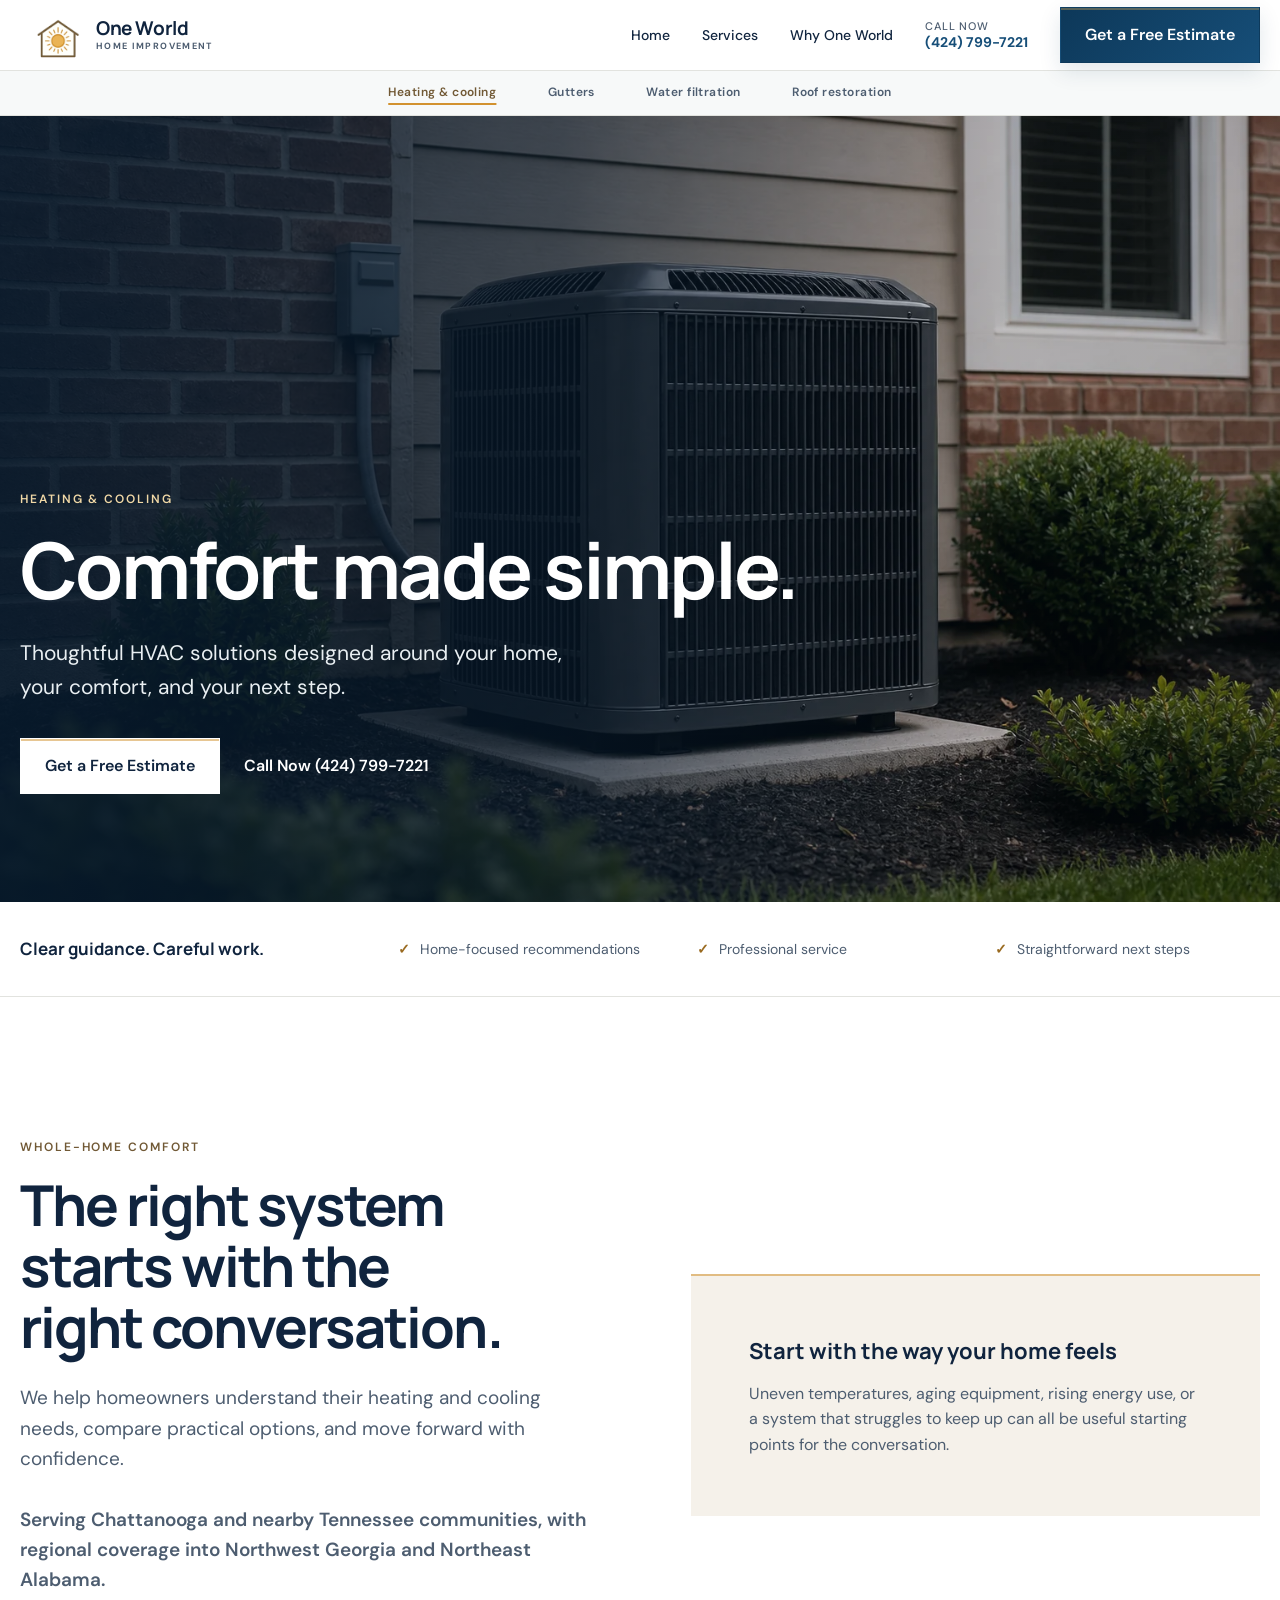
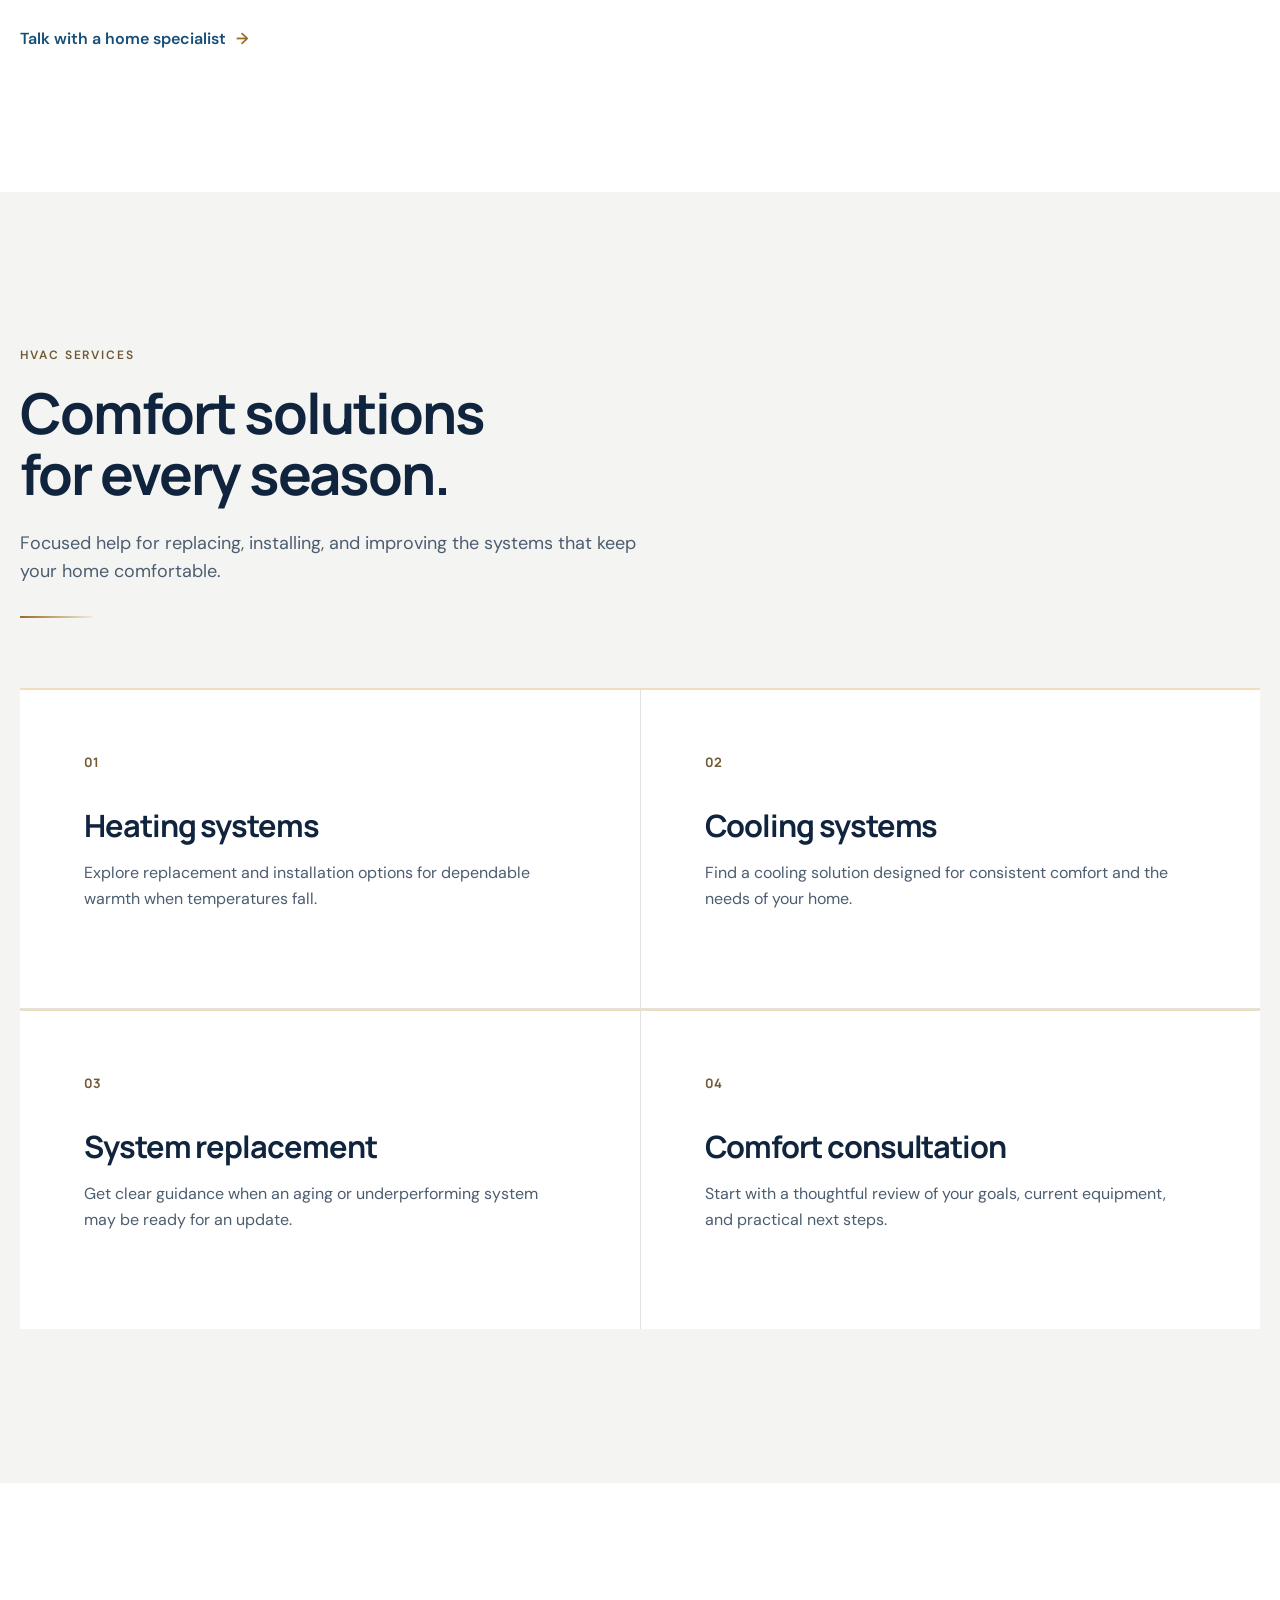
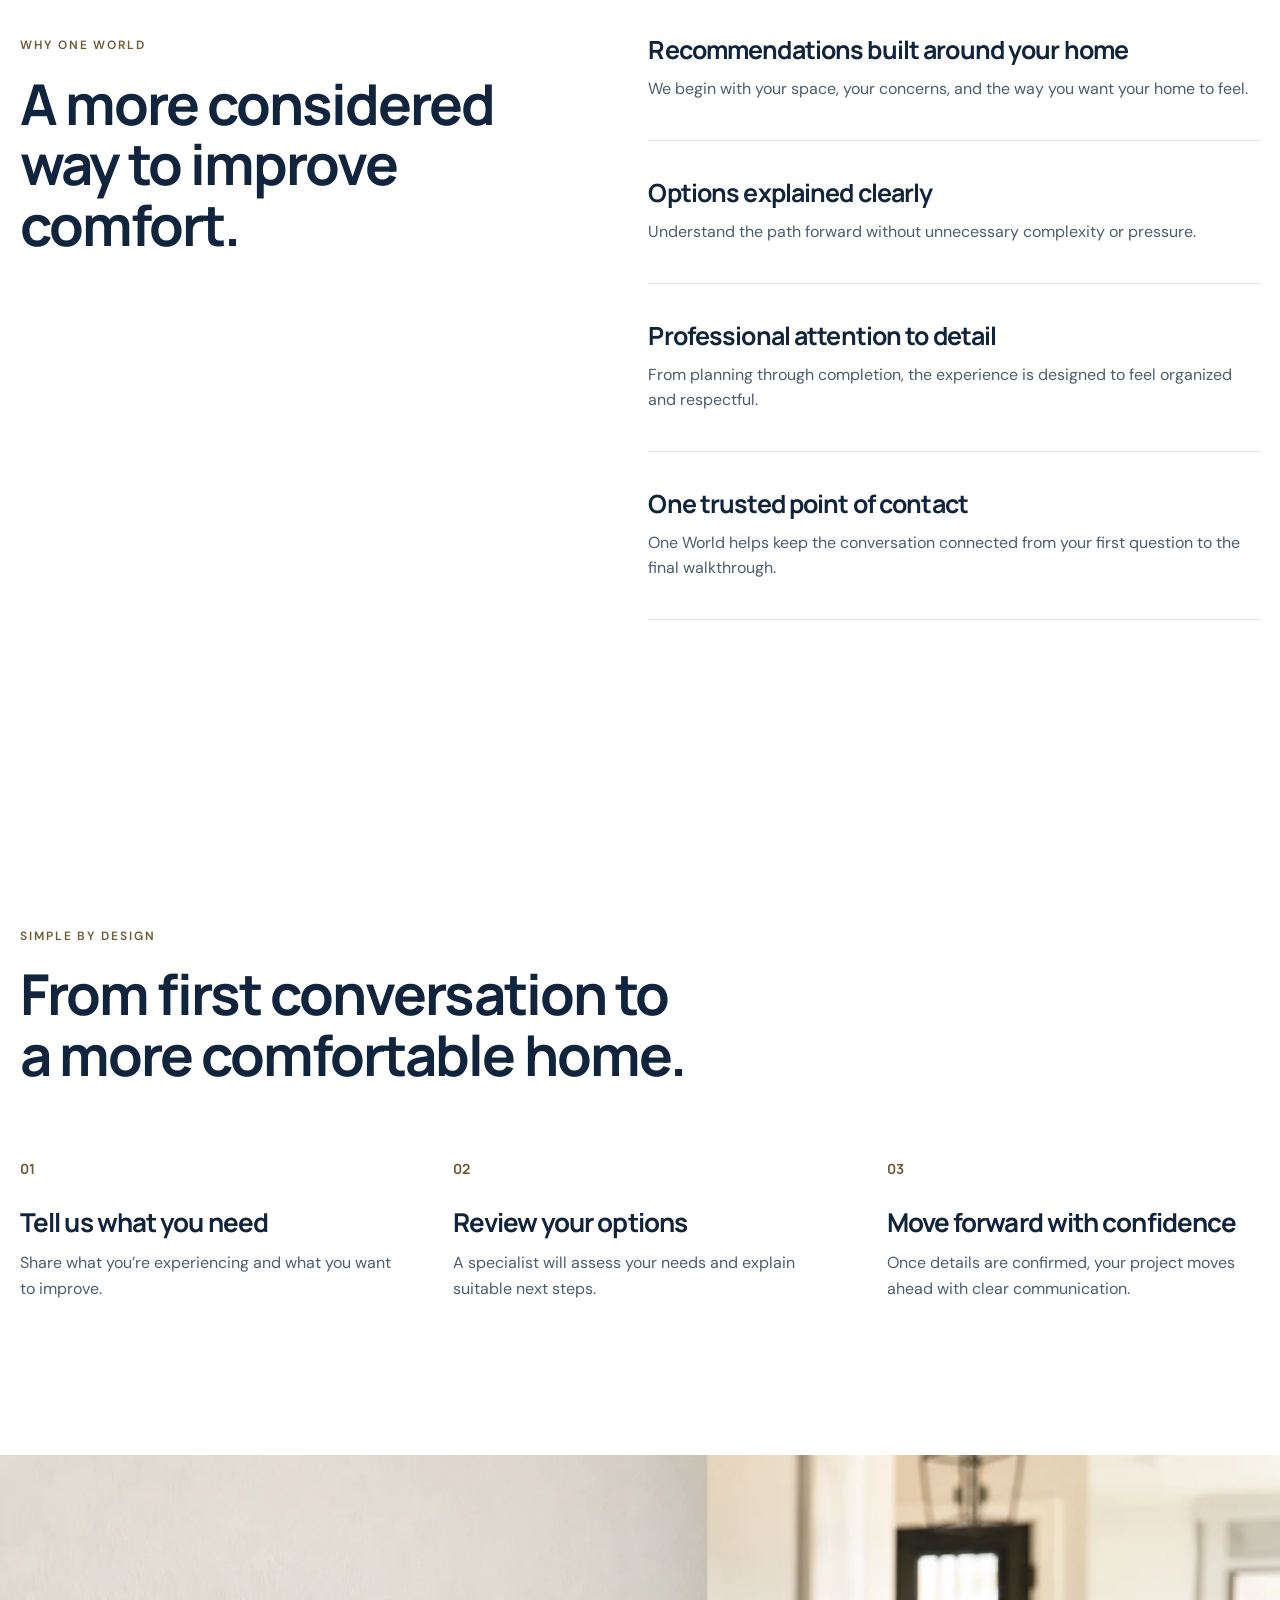
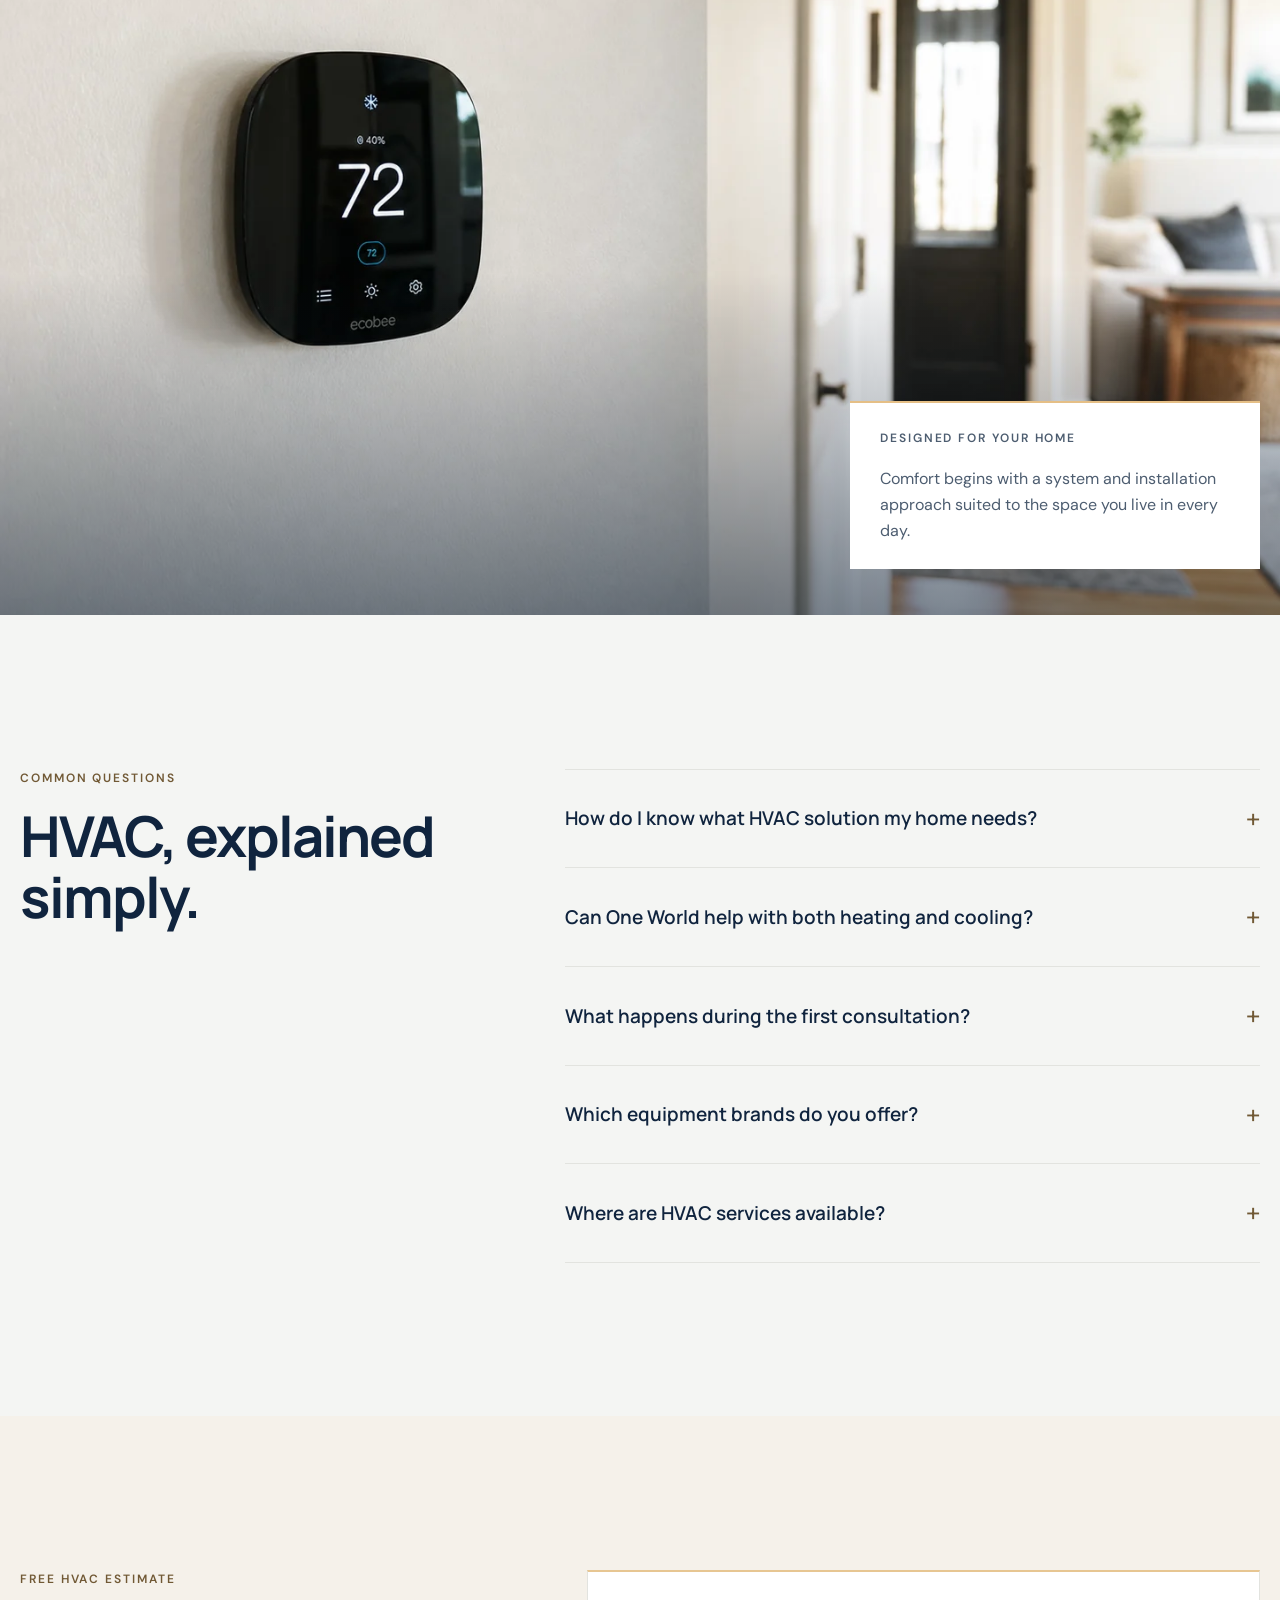
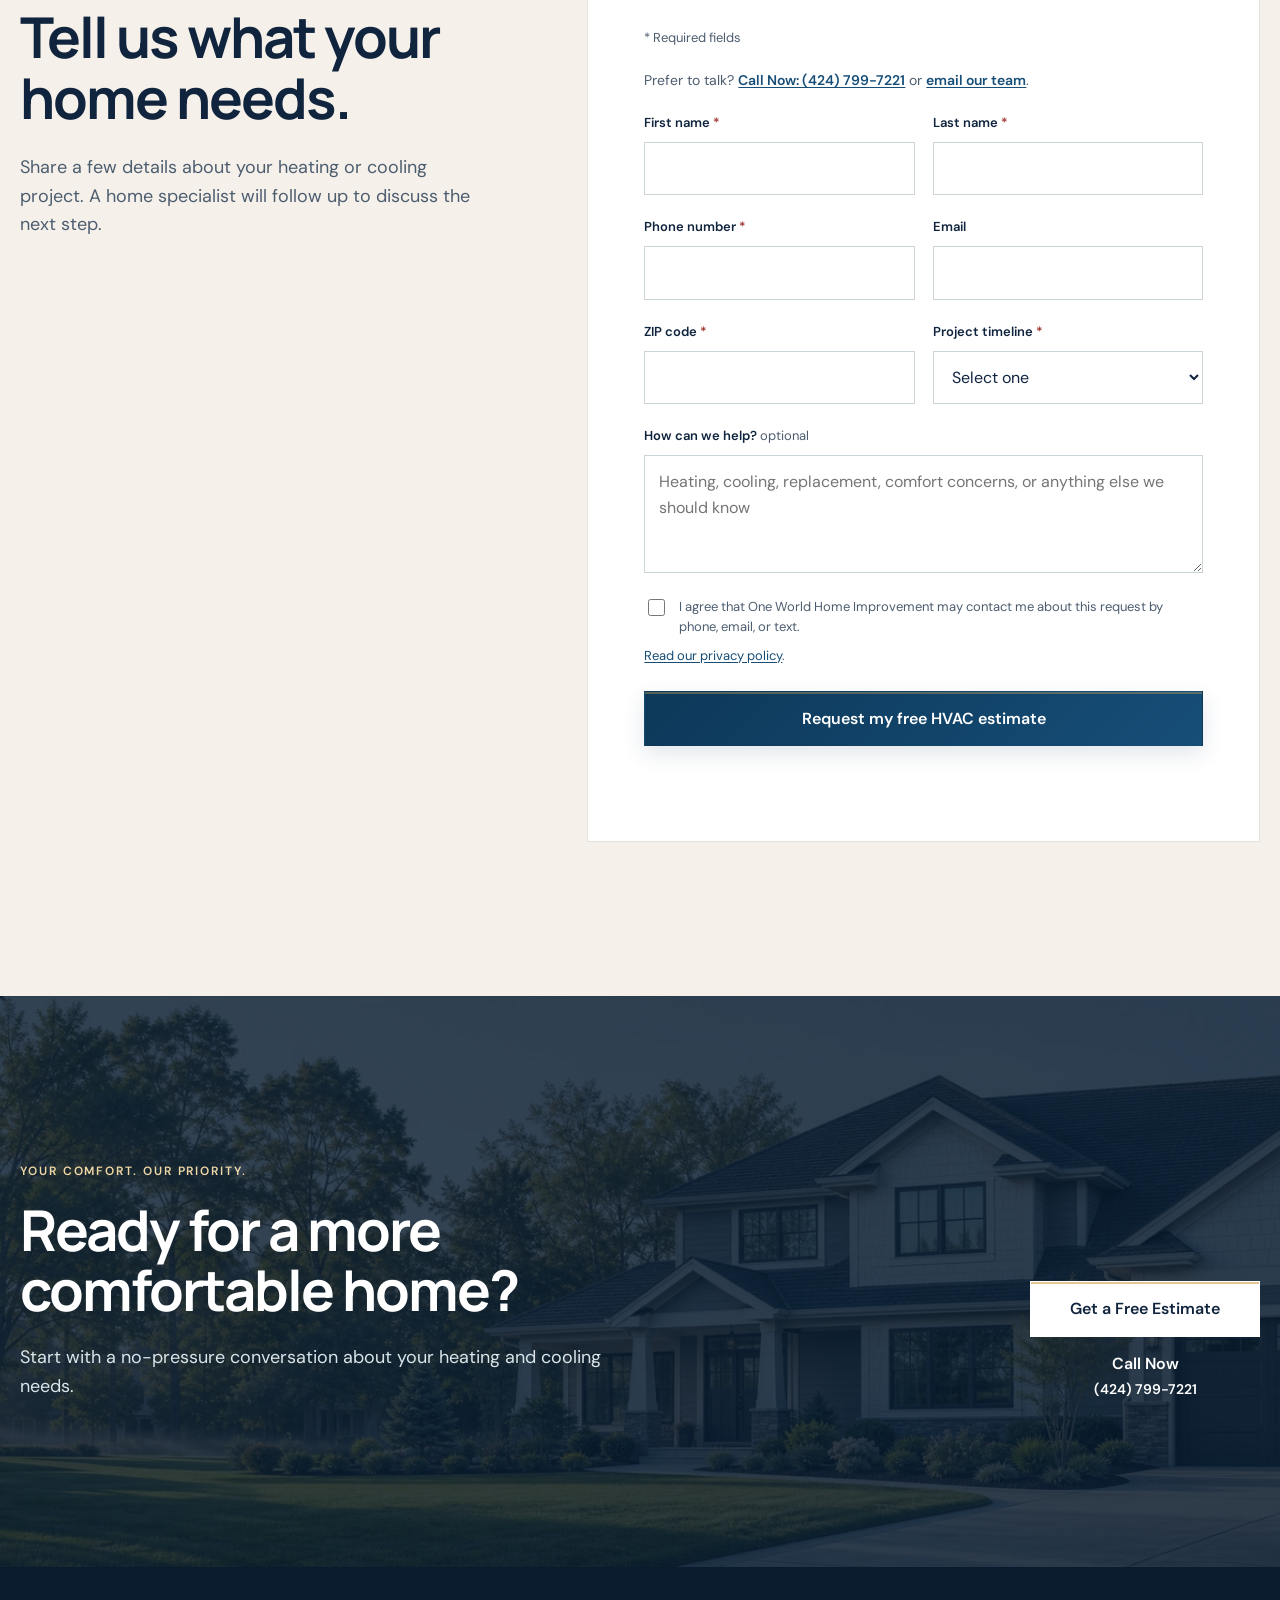
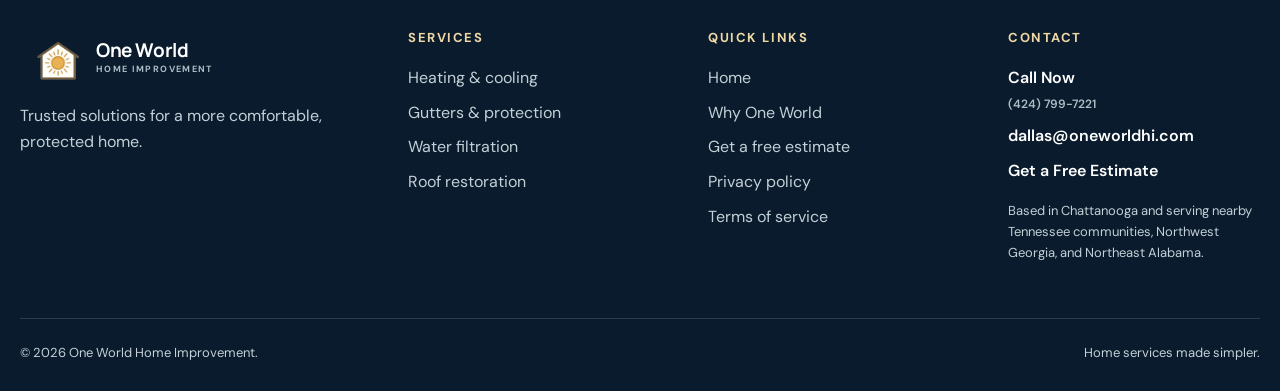
<file: hvac/index.html>
<!doctype html>
<html lang="en">
<head>
  <meta charset="utf-8">
  <meta name="viewport" content="width=device-width, initial-scale=1">
  <meta name="description" content="Explore heating and cooling solutions from One World Home Improvement, including system replacement, installation, and comfort consultations.">
  <meta name="theme-color" content="#10243e">
  <meta property="og:type" content="website">
  <meta property="og:url" content="https://oneworldhi.com/hvac/">
  <meta property="og:title" content="Heating &amp; Cooling | One World Home Improvement">
  <meta property="og:description" content="Straightforward heating, cooling, system replacement, and home-comfort guidance.">
  <meta property="og:image" content="https://oneworldhi.com/assets/hvac-service.png">
  <meta property="og:image:alt" content="Residential heating and cooling equipment">
  <meta name="twitter:card" content="summary_large_image">
  <meta name="twitter:title" content="Heating &amp; Cooling | One World Home Improvement">
  <meta name="twitter:description" content="Straightforward heating, cooling, system replacement, and home-comfort guidance.">
  <meta name="twitter:image" content="https://oneworldhi.com/assets/hvac-service.png">
  <title>Heating &amp; Cooling | One World Home Improvement</title>
  <link rel="canonical" href="https://oneworldhi.com/hvac/">
  <link rel="icon" href="../favicon.ico" sizes="any">
  <link rel="icon" type="image/png" sizes="32x32" href="../assets/icons/favicon-32x32.png">
  <link rel="icon" type="image/png" sizes="16x16" href="../assets/icons/favicon-16x16.png">
  <link rel="apple-touch-icon" sizes="180x180" href="../assets/icons/apple-touch-icon.png">
  <link rel="manifest" href="../site.webmanifest">
  <link rel="preload" as="image" type="image/webp" href="../assets/optimized/hvac-service-1536.webp" imagesrcset="../assets/optimized/hvac-service-640.webp 640w, ../assets/optimized/hvac-service-1024.webp 1024w, ../assets/optimized/hvac-service-1536.webp 1536w" imagesizes="100vw" fetchpriority="high">
  <link rel="preconnect" href="https://fonts.googleapis.com">
  <link rel="preconnect" href="https://fonts.gstatic.com" crossorigin>
  <link href="https://fonts.googleapis.com/css2?family=DM+Sans:wght@400;500;600&family=Manrope:wght@500;600;700&display=swap" rel="stylesheet">
  <link rel="stylesheet" href="../assets/lead-form.css">
  <link rel="stylesheet" href="../assets/service-bar.css">
  <link rel="stylesheet" href="../assets/site.css">
  <style>
    .thermostat-break img { object-position: center; }
    @media (max-width: 650px) { .thermostat-break img { object-position: 34% center; } }
  </style>
</head>
<body>
  <a class="skip-link" href="#main">Skip to main content</a>
  <header class="site-header">
    <div class="container nav">
      <a class="logo" href="../index.html" aria-label="One World Home Improvement home">
        <picture><source type="image/webp" srcset="../assets/optimized/oneworld-logo-mark-256.webp"><img src="../assets/oneworld-logo-mark.png" alt="" width="256" height="256" decoding="async"></picture>
        <span class="logo-copy">One World<small>Home Improvement</small></span>
      </a>
      <button class="nav-toggle" type="button" aria-expanded="false" aria-controls="nav-links" aria-label="Open menu"><span></span></button>
      <nav class="nav-links" id="nav-links" aria-label="Main navigation">
        <a href="../index.html">Home</a>
        <a href="#services">Services</a>
        <a href="#why-us">Why One World</a>
        <a class="nav-call" href="tel:+14247997221" aria-label="Call One World Home Improvement at 424-799-7221"><span>Call Now</span><strong>(424) 799-7221</strong></a>
        <a class="button" href="#estimate">Get a Free Estimate</a>
      </nav>
    </div>
    <nav class="service-bar" aria-label="Our services">
      <div class="container service-bar-inner">
        <a href="index.html" aria-current="page">Heating &amp; cooling</a>
        <a href="../gutters/index.html">Gutters</a>
        <a href="../water-filtration/index.html">Water filtration</a>
        <a href="../roof-restoration/index.html">Roof restoration</a>
      </div>
    </nav>
  </header>

  <main id="main">
    <section class="hero" aria-labelledby="hero-title">
      <div class="hero-media"><picture><source type="image/webp" srcset="../assets/optimized/hvac-service-640.webp 640w, ../assets/optimized/hvac-service-1024.webp 1024w, ../assets/optimized/hvac-service-1536.webp 1536w" sizes="100vw"><img src="../assets/hvac-service.png" alt="Modern residential HVAC condenser professionally installed beside a well-maintained home" width="1536" height="1024" decoding="async" fetchpriority="high" loading="eager"></picture></div>
      <div class="container hero-content">
        <p class="eyebrow">Heating &amp; cooling</p>
        <h1 id="hero-title">Comfort made simple.</h1>
        <p>Thoughtful HVAC solutions designed around your home, your comfort, and your next step.</p>
        <div class="hero-actions">
          <a class="button button-light" href="#estimate">Get a Free Estimate</a>
          <a class="hero-phone" href="tel:+14247997221">Call Now <span>(424) 799-7221</span></a>
        </div>
      </div>
    </section>

    <div class="trust-strip" aria-label="Service principles">
      <div class="container trust-inner">
        <strong>Clear guidance. Careful work.</strong>
        <span class="trust-item">Home-focused recommendations</span>
        <span class="trust-item">Professional service</span>
        <span class="trust-item">Straightforward next steps</span>
      </div>
    </div>

    <section class="intro" aria-labelledby="intro-title">
      <div class="container intro-grid reveal">
        <div class="intro-copy">
          <p class="eyebrow">Whole-home comfort</p>
          <h2 id="intro-title">The right system starts with the right conversation.</h2>
          <p>We help homeowners understand their heating and cooling needs, compare practical options, and move forward with confidence.</p>
          <p class="service-region">Serving Chattanooga and nearby Tennessee communities, with regional coverage into Northwest Georgia and Northeast Alabama.</p>
          <a class="text-link" href="#estimate">Talk with a home specialist</a>
        </div>
        <aside class="intro-note" aria-label="HVAC consultation">
          <strong>Start with the way your home feels</strong>
          <p>Uneven temperatures, aging equipment, rising energy use, or a system that struggles to keep up can all be useful starting points for the conversation.</p>
        </aside>
      </div>
    </section>

    <section class="service-section" id="services" aria-labelledby="services-title">
      <div class="container">
        <div class="section-head reveal">
          <p class="eyebrow">HVAC services</p>
          <h2 id="services-title">Comfort solutions for every season.</h2>
          <p>Focused help for replacing, installing, and improving the systems that keep your home comfortable.</p>
        </div>
        <div class="service-list">
          <article class="service-item reveal">
            <span class="service-number">01</span>
            <h3>Heating systems</h3>
            <p>Explore replacement and installation options for dependable warmth when temperatures fall.</p>
          </article>
          <article class="service-item reveal">
            <span class="service-number">02</span>
            <h3>Cooling systems</h3>
            <p>Find a cooling solution designed for consistent comfort and the needs of your home.</p>
          </article>
          <article class="service-item reveal">
            <span class="service-number">03</span>
            <h3>System replacement</h3>
            <p>Get clear guidance when an aging or underperforming system may be ready for an update.</p>
          </article>
          <article class="service-item reveal">
            <span class="service-number">04</span>
            <h3>Comfort consultation</h3>
            <p>Start with a thoughtful review of your goals, current equipment, and practical next steps.</p>
          </article>
        </div>
      </div>
    </section>

    <section class="benefits" id="why-us" aria-labelledby="benefits-title">
      <div class="container benefit-grid">
        <div class="benefit-heading reveal">
          <p class="eyebrow">Why One World</p>
          <h2 id="benefits-title">A more considered way to improve comfort.</h2>
        </div>
        <div class="benefit-list">
          <article class="benefit reveal">
            <h3>Recommendations built around your home</h3>
            <p>We begin with your space, your concerns, and the way you want your home to feel.</p>
          </article>
          <article class="benefit reveal">
            <h3>Options explained clearly</h3>
            <p>Understand the path forward without unnecessary complexity or pressure.</p>
          </article>
          <article class="benefit reveal">
            <h3>Professional attention to detail</h3>
            <p>From planning through completion, the experience is designed to feel organized and respectful.</p>
          </article>
          <article class="benefit reveal">
            <h3>One trusted point of contact</h3>
            <p>One World helps keep the conversation connected from your first question to the final walkthrough.</p>
          </article>
        </div>
      </div>
    </section>

    <section class="process" id="process" aria-labelledby="process-title">
      <div class="container">
        <div class="process-head reveal">
          <p class="eyebrow">Simple by design</p>
          <h2 id="process-title">From first conversation to a more comfortable home.</h2>
        </div>
        <div class="steps">
          <article class="step reveal">
            <span class="step-number">01</span>
            <h3>Tell us what you need</h3>
            <p>Share what you’re experiencing and what you want to improve.</p>
          </article>
          <article class="step reveal">
            <span class="step-number">02</span>
            <h3>Review your options</h3>
            <p>A specialist will assess your needs and explain suitable next steps.</p>
          </article>
          <article class="step reveal">
            <span class="step-number">03</span>
            <h3>Move forward with confidence</h3>
            <p>Once details are confirmed, your project moves ahead with clear communication.</p>
          </article>
        </div>
      </div>
    </section>

    <section class="image-break thermostat-break reveal" aria-label="Smart home temperature control">
      <picture><source type="image/webp" srcset="../assets/optimized/hvac-ecobee-thermostat-640.webp 640w, ../assets/optimized/hvac-ecobee-thermostat-1024.webp 1024w, ../assets/optimized/hvac-ecobee-thermostat-1448.webp 1448w" sizes="100vw"><img src="../assets/hvac-ecobee-thermostat.png" alt="Ecobee smart thermostat displaying 72 degrees on the wall of a clean residential interior" loading="lazy" width="1448" height="1086" decoding="async"></picture>
      <div class="image-caption">
        <p class="eyebrow">Designed for your home</p>
        <p>Comfort begins with a system and installation approach suited to the space you live in every day.</p>
      </div>
    </section>

    <section class="faq" aria-labelledby="faq-title">
      <div class="container faq-grid">
        <div class="reveal">
          <p class="eyebrow">Common questions</p>
          <h2 id="faq-title">HVAC, explained simply.</h2>
        </div>
        <div class="faq-list reveal">
          <details>
            <summary>How do I know what HVAC solution my home needs?</summary>
            <p>A home specialist can review your current system, comfort concerns, and goals before discussing appropriate options.</p>
          </details>
          <details>
            <summary>Can One World help with both heating and cooling?</summary>
            <p>Heating and cooling consultations are available. Specific service and equipment availability will be confirmed when you contact the team.</p>
          </details>
          <details>
            <summary>What happens during the first consultation?</summary>
            <p>You’ll discuss your home, current equipment, and priorities. Exact consultation details will be confirmed when your appointment is scheduled.</p>
          </details>
          <details>
            <summary>Which equipment brands do you offer?</summary>
            <p>Available brands and models will be shared after your home’s needs and current product availability are reviewed.</p>
          </details>
          <details>
            <summary>Where are HVAC services available?</summary>
            <p>Service availability varies by location. Submit your ZIP code with your request and the team will confirm coverage for your address.</p>
          </details>
        </div>
      </div>
    </section>

    <section class="lead-section" id="estimate" aria-labelledby="lead-title">
      <div class="container lead-grid">
        <div class="lead-copy reveal">
          <p class="eyebrow">Free HVAC estimate</p>
          <h2 id="lead-title">Tell us what your home needs.</h2>
          <p>Share a few details about your heating or cooling project. A home specialist will follow up to discuss the next step.</p>
        </div>
        <form class="lead-form js-lead-form reveal" action="https://formspree.io/f/maeybwkz" method="POST" data-submit-label="Request my free HVAC estimate" novalidate>
          <input type="hidden" name="service" value="Heating & Cooling">
          <div class="lead-honeypot" aria-hidden="true"><label>Company<input name="company" tabindex="-1" autocomplete="off"></label></div>
          <p class="lead-required-note"><span aria-hidden="true">*</span> Required fields</p>
          <p class="lead-direct">Prefer to talk? <a href="tel:+14247997221">Call Now: (424) 799-7221</a> or <a href="mailto:dallas@oneworldhi.com">email our team</a>.</p>
          <div class="lead-fields">
            <div class="lead-field"><label for="lead-first">First name</label><input id="lead-first" name="firstName" autocomplete="given-name" required></div>
            <div class="lead-field"><label for="lead-last">Last name</label><input id="lead-last" name="lastName" autocomplete="family-name" required></div>
            <div class="lead-field"><label for="lead-phone">Phone number</label><input id="lead-phone" name="phone" type="tel" autocomplete="tel" required></div>
            <div class="lead-field"><label for="lead-email">Email</label><input id="lead-email" name="email" type="email" autocomplete="email"></div>
            <div class="lead-field"><label for="lead-zip">ZIP code</label><input id="lead-zip" name="zip" inputmode="numeric" autocomplete="postal-code" maxlength="10" required></div>
            <div class="lead-field"><label for="lead-timeline">Project timeline</label><select id="lead-timeline" name="timeline" required><option value="">Select one</option><option>As soon as possible</option><option>Within 1–3 months</option><option>Within 3–6 months</option><option>Just researching</option></select></div>
            <div class="lead-field lead-field-wide"><label for="lead-details">How can we help? <span>optional</span></label><textarea id="lead-details" name="projectDetails" placeholder="Heating, cooling, replacement, comfort concerns, or anything else we should know"></textarea></div>
          </div>
          <label class="lead-consent"><input type="checkbox" name="consent" value="yes" required><span>I agree that One World Home Improvement may contact me about this request by phone, email, or text.</span></label>
          <p class="lead-privacy"><a href="../privacy-policy.html">Read our privacy policy</a>.</p>
          <button class="button" type="submit">Request my free HVAC estimate</button>
          <p class="lead-status" role="status" aria-live="polite" tabindex="-1"></p>
        </form>
      </div>
    </section>

    <section class="cta" aria-labelledby="cta-title">
      <div class="container cta-inner reveal">
        <div>
          <p class="eyebrow">Your comfort. Our priority.</p>
          <h2 id="cta-title">Ready for a more comfortable home?</h2>
          <p>Start with a no-pressure conversation about your heating and cooling needs.</p>
        </div>
        <div class="cta-actions">
          <a class="button button-light" href="#estimate">Get a Free Estimate</a>
          <a class="cta-phone" href="tel:+14247997221">Call Now<span>(424) 799-7221</span></a>
        </div>
      </div>
    </section>
  </main>

  <footer id="contact">
    <div class="container">
      <div class="footer-grid">
        <div class="footer-brand">
          <a class="logo" href="../index.html">
            <picture><source type="image/webp" srcset="../assets/optimized/oneworld-logo-mark-256.webp"><img src="../assets/oneworld-logo-mark.png" alt="" width="256" height="256" decoding="async"></picture>
            <span class="logo-copy" style="color:#fff">One World<small style="color:#aebdc6">Home Improvement</small></span>
          </a>
          <p>Trusted solutions for a more comfortable, protected home.</p>
        </div>
        <div>
          <h3>Services</h3>
          <ul>
            <li><a href="index.html">Heating &amp; cooling</a></li>
            <li><a href="../gutters/index.html">Gutters &amp; protection</a></li>
            <li><a href="../water-filtration/index.html">Water filtration</a></li>
            <li><a href="../roof-restoration/index.html">Roof restoration</a></li>
          </ul>
        </div>
        <div>
          <h3>Quick links</h3>
          <ul>
            <li><a href="../index.html">Home</a></li>
            <li><a href="../index.html#why-us">Why One World</a></li>
            <li><a href="#estimate">Get a free estimate</a></li>
            <li><a href="../privacy-policy.html">Privacy policy</a></li>
            <li><a href="../terms-of-service.html">Terms of service</a></li>
          </ul>
        </div>
        <div class="footer-contact">
          <h3>Contact</h3>
          <ul>
            <li><a href="tel:+14247997221">Call Now<small>(424) 799-7221</small></a></li>
            <li><a href="mailto:dallas@oneworldhi.com">dallas@oneworldhi.com</a></li>
            <li><a href="#estimate">Get a Free Estimate</a></li>
          </ul>
          <p class="footer-service-area">Based in Chattanooga and serving nearby Tennessee communities, Northwest Georgia, and Northeast Alabama.</p>
        </div>
      </div>
      <div class="footer-bottom">
        <span>© <span id="year"></span> One World Home Improvement.</span>
        <span>Home services made simpler.</span>
      </div>
    </div>
  </footer>

  <script src="../assets/lead-form.js" defer></script>
  <script src="../assets/site.js" defer></script>
</body>
</html>
</file>
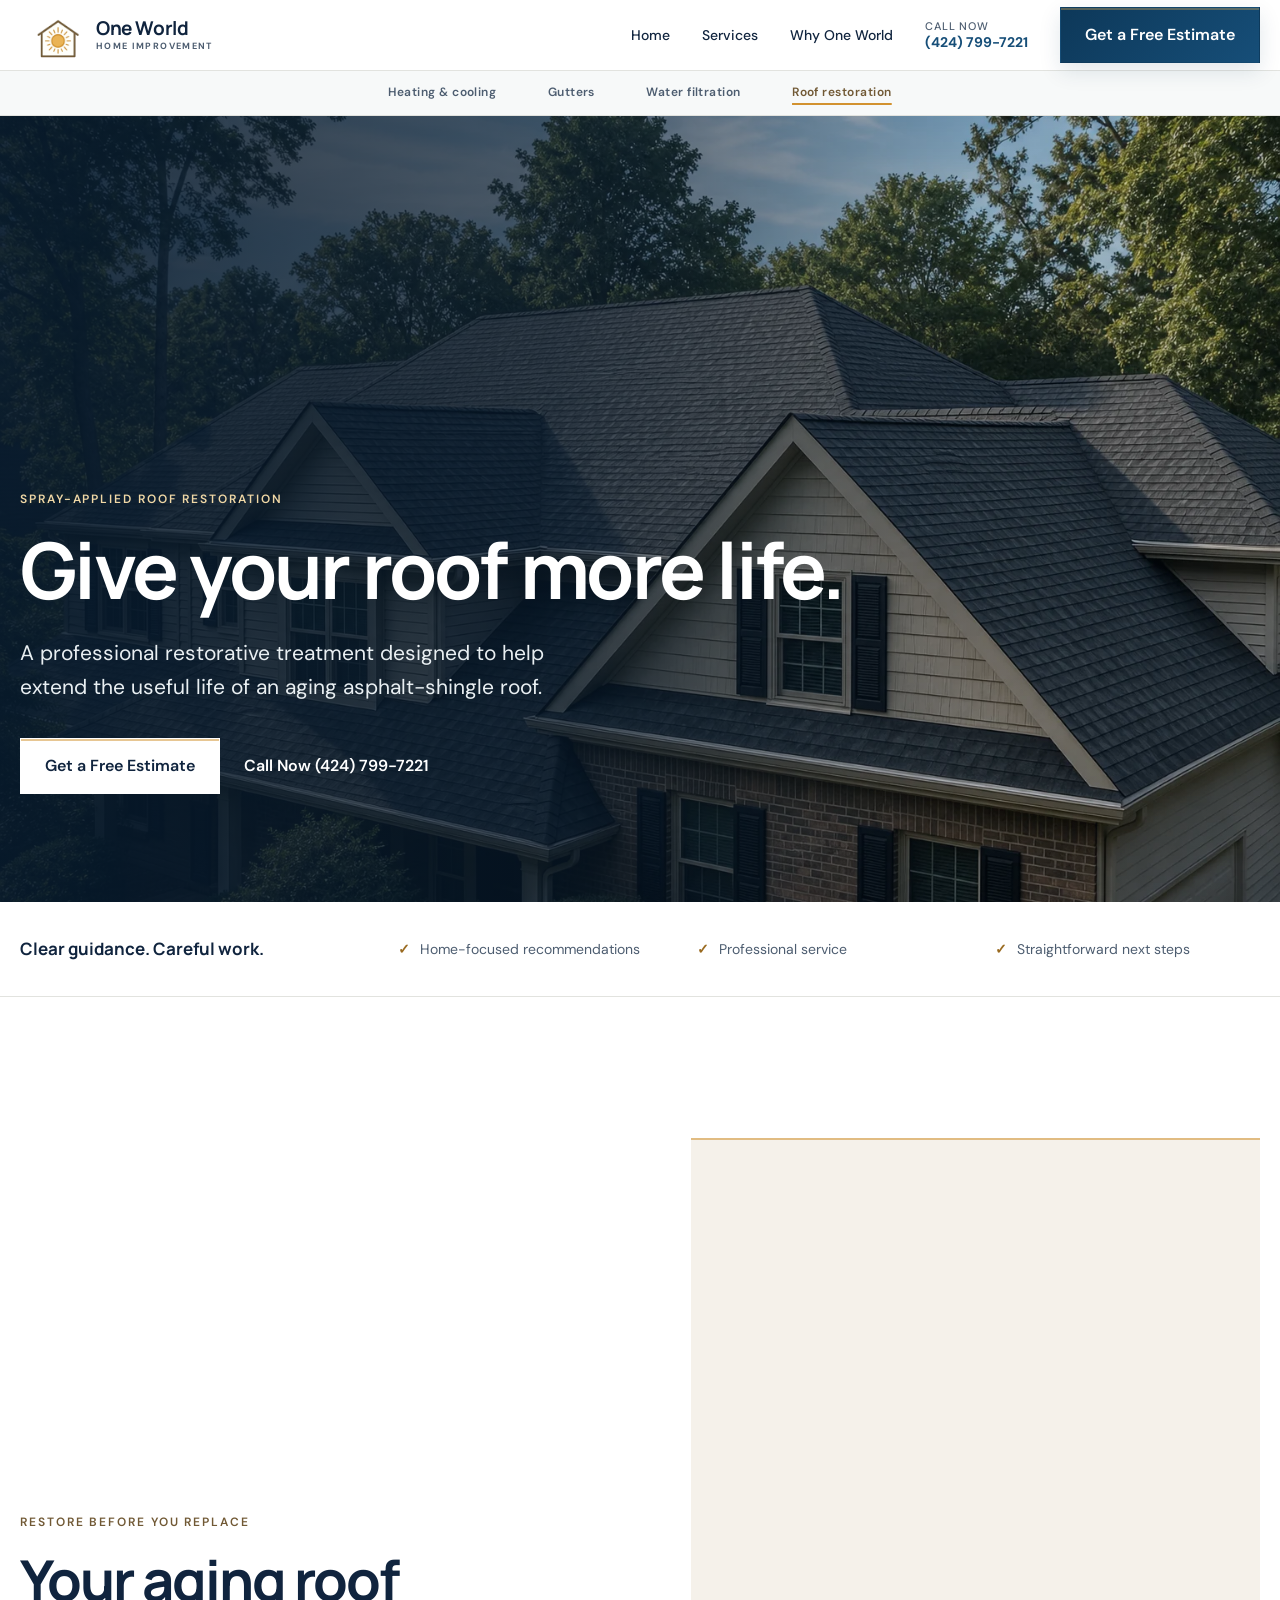
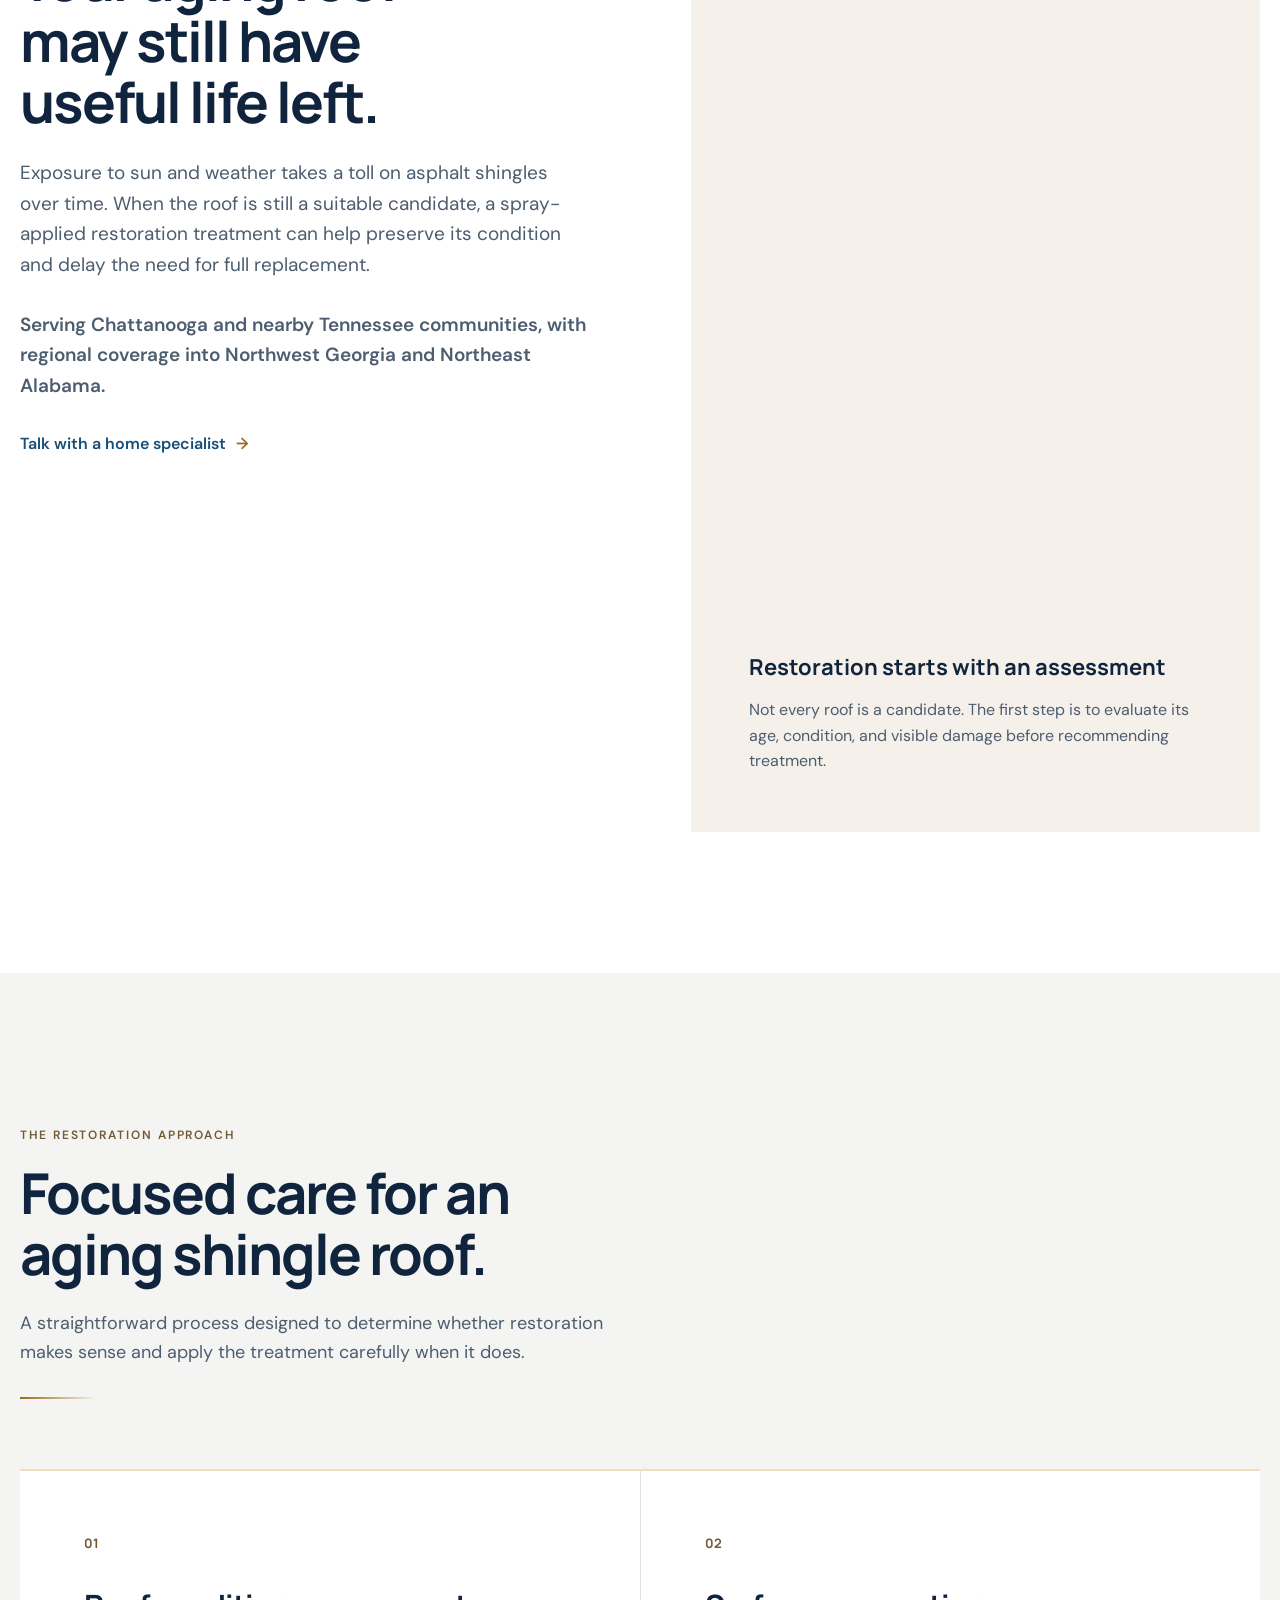
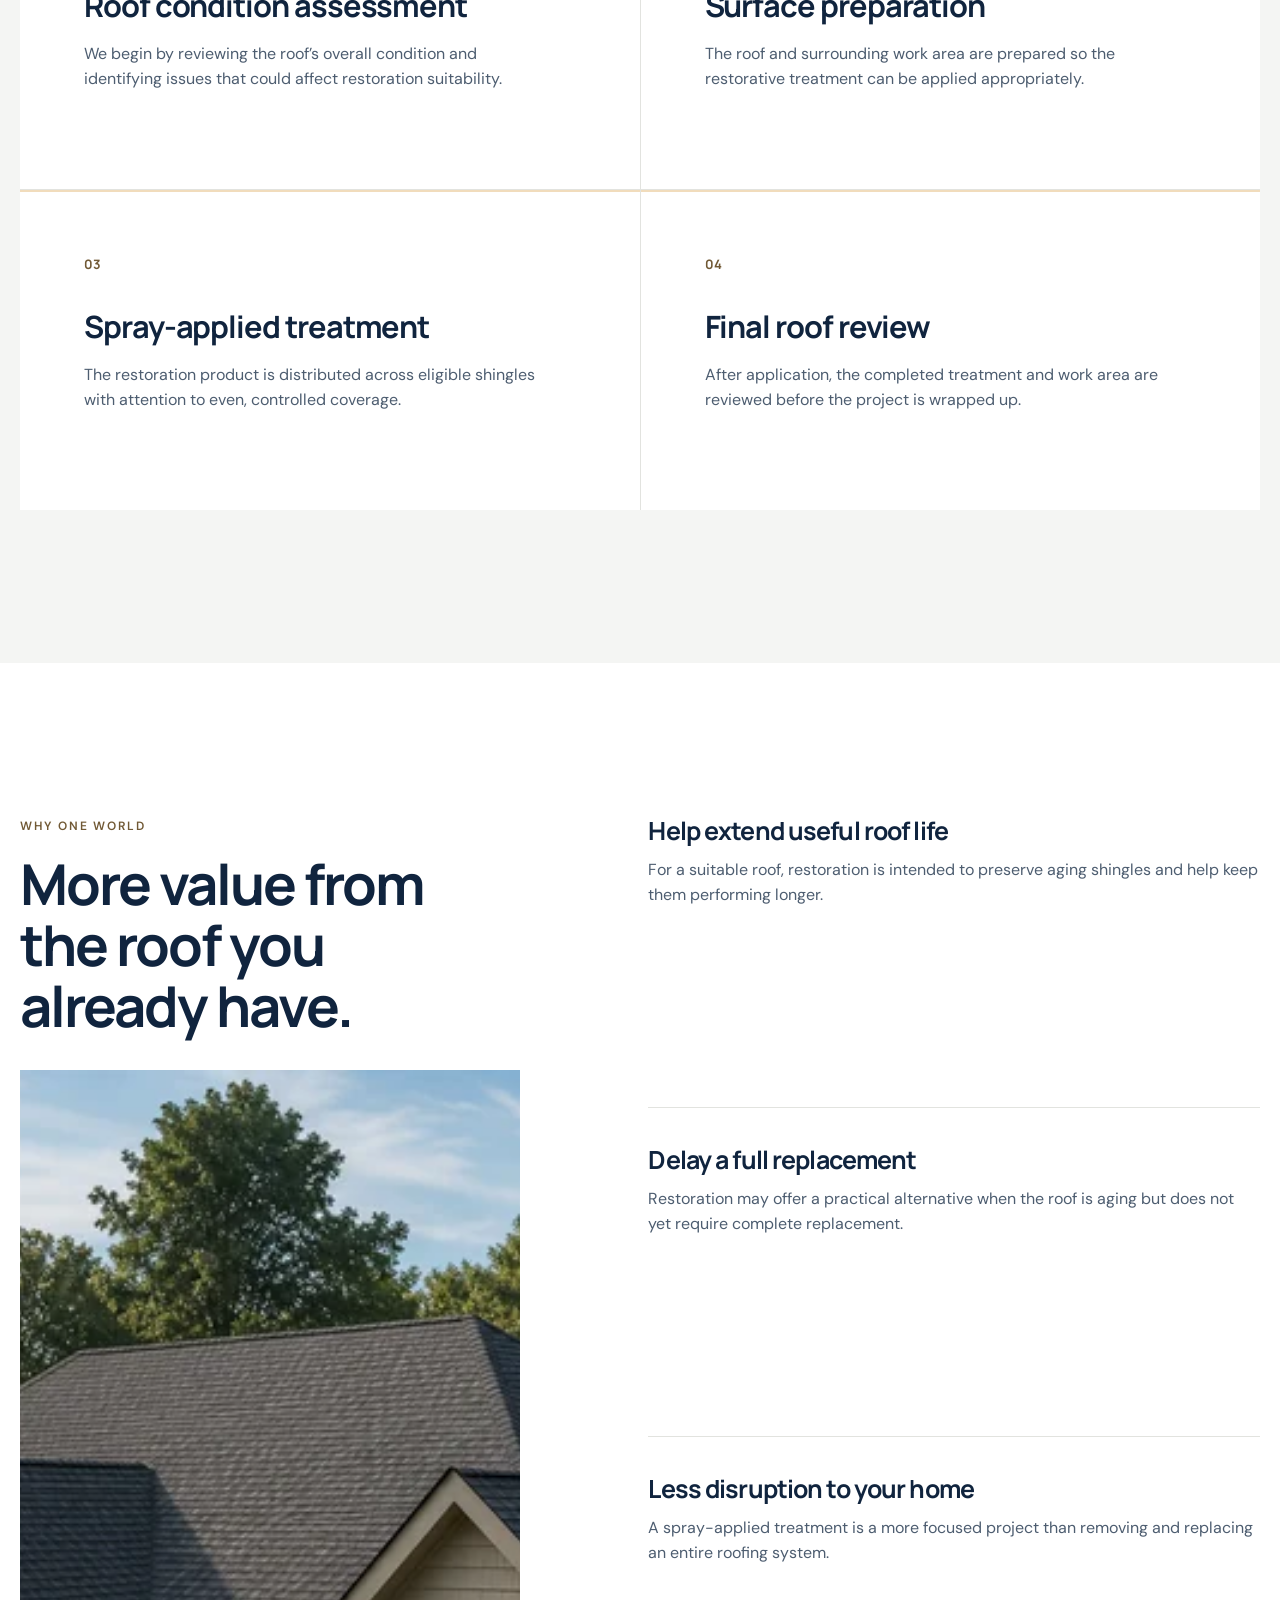
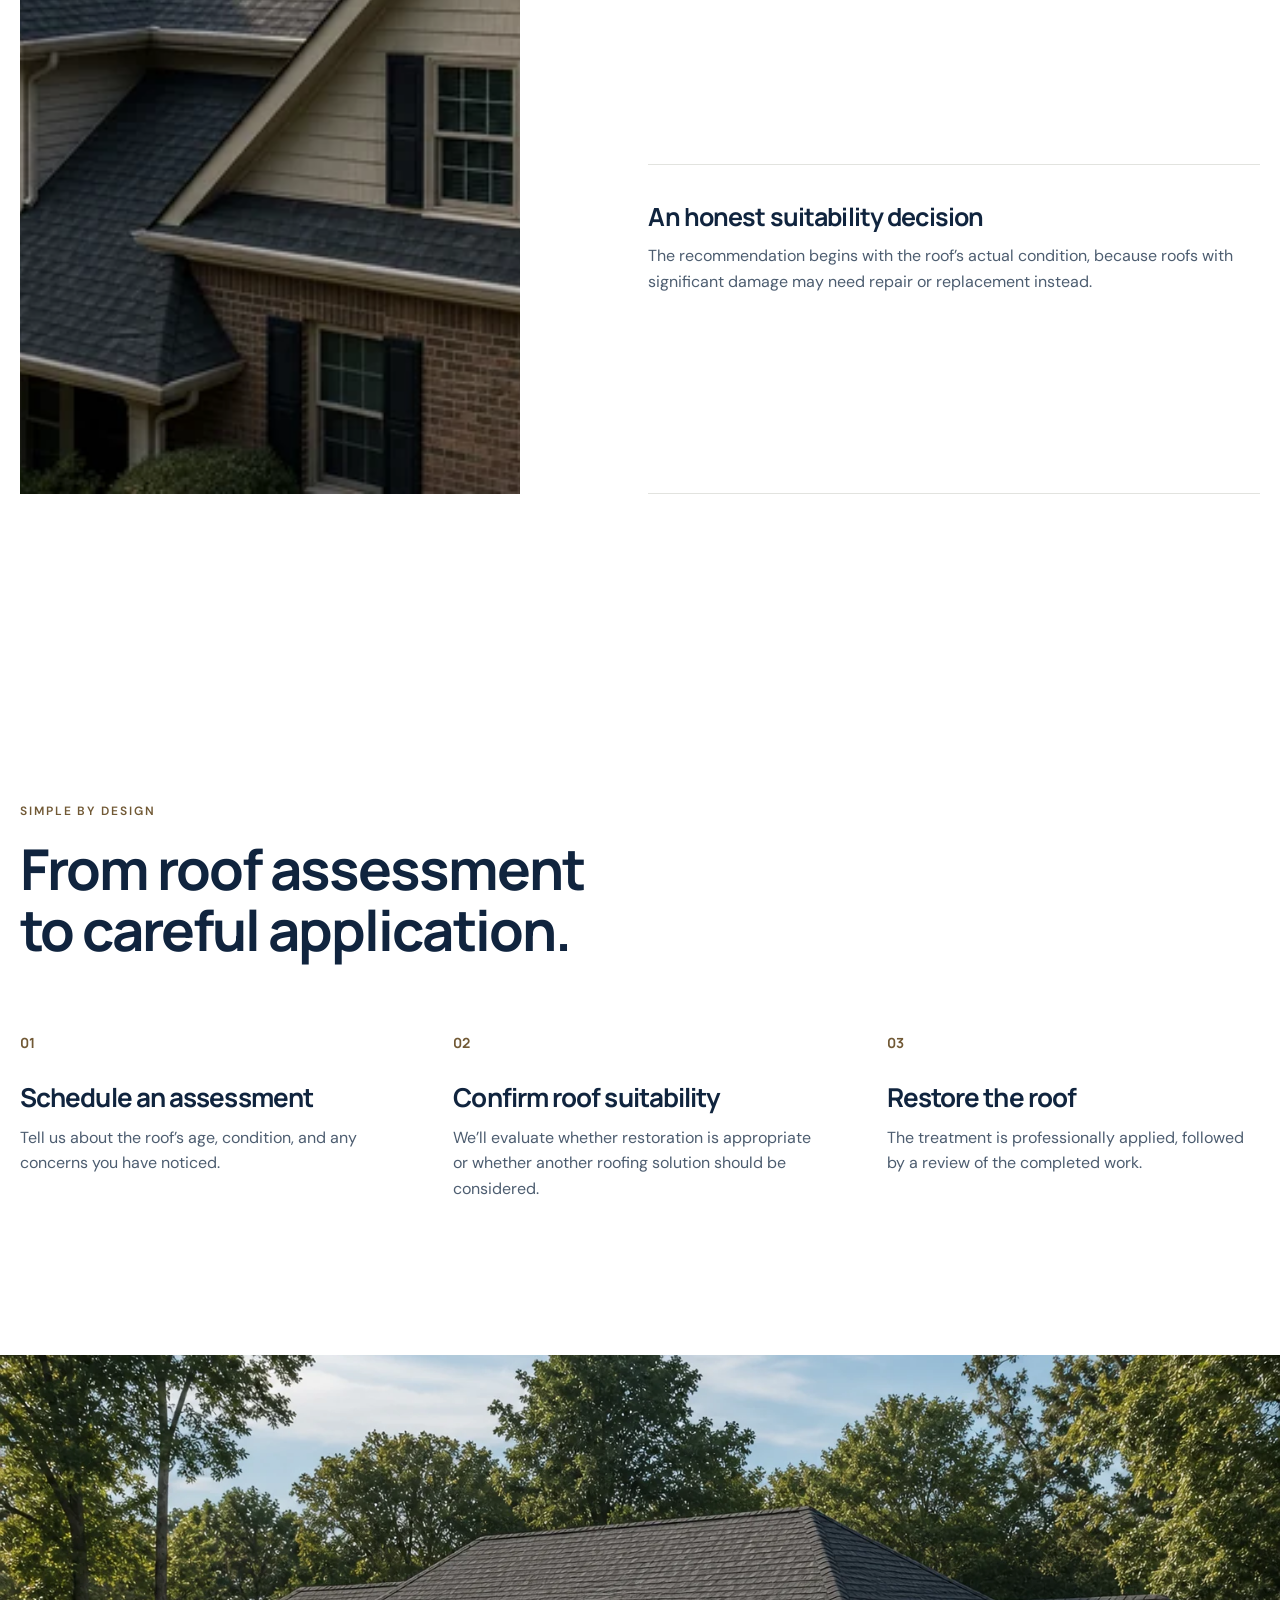
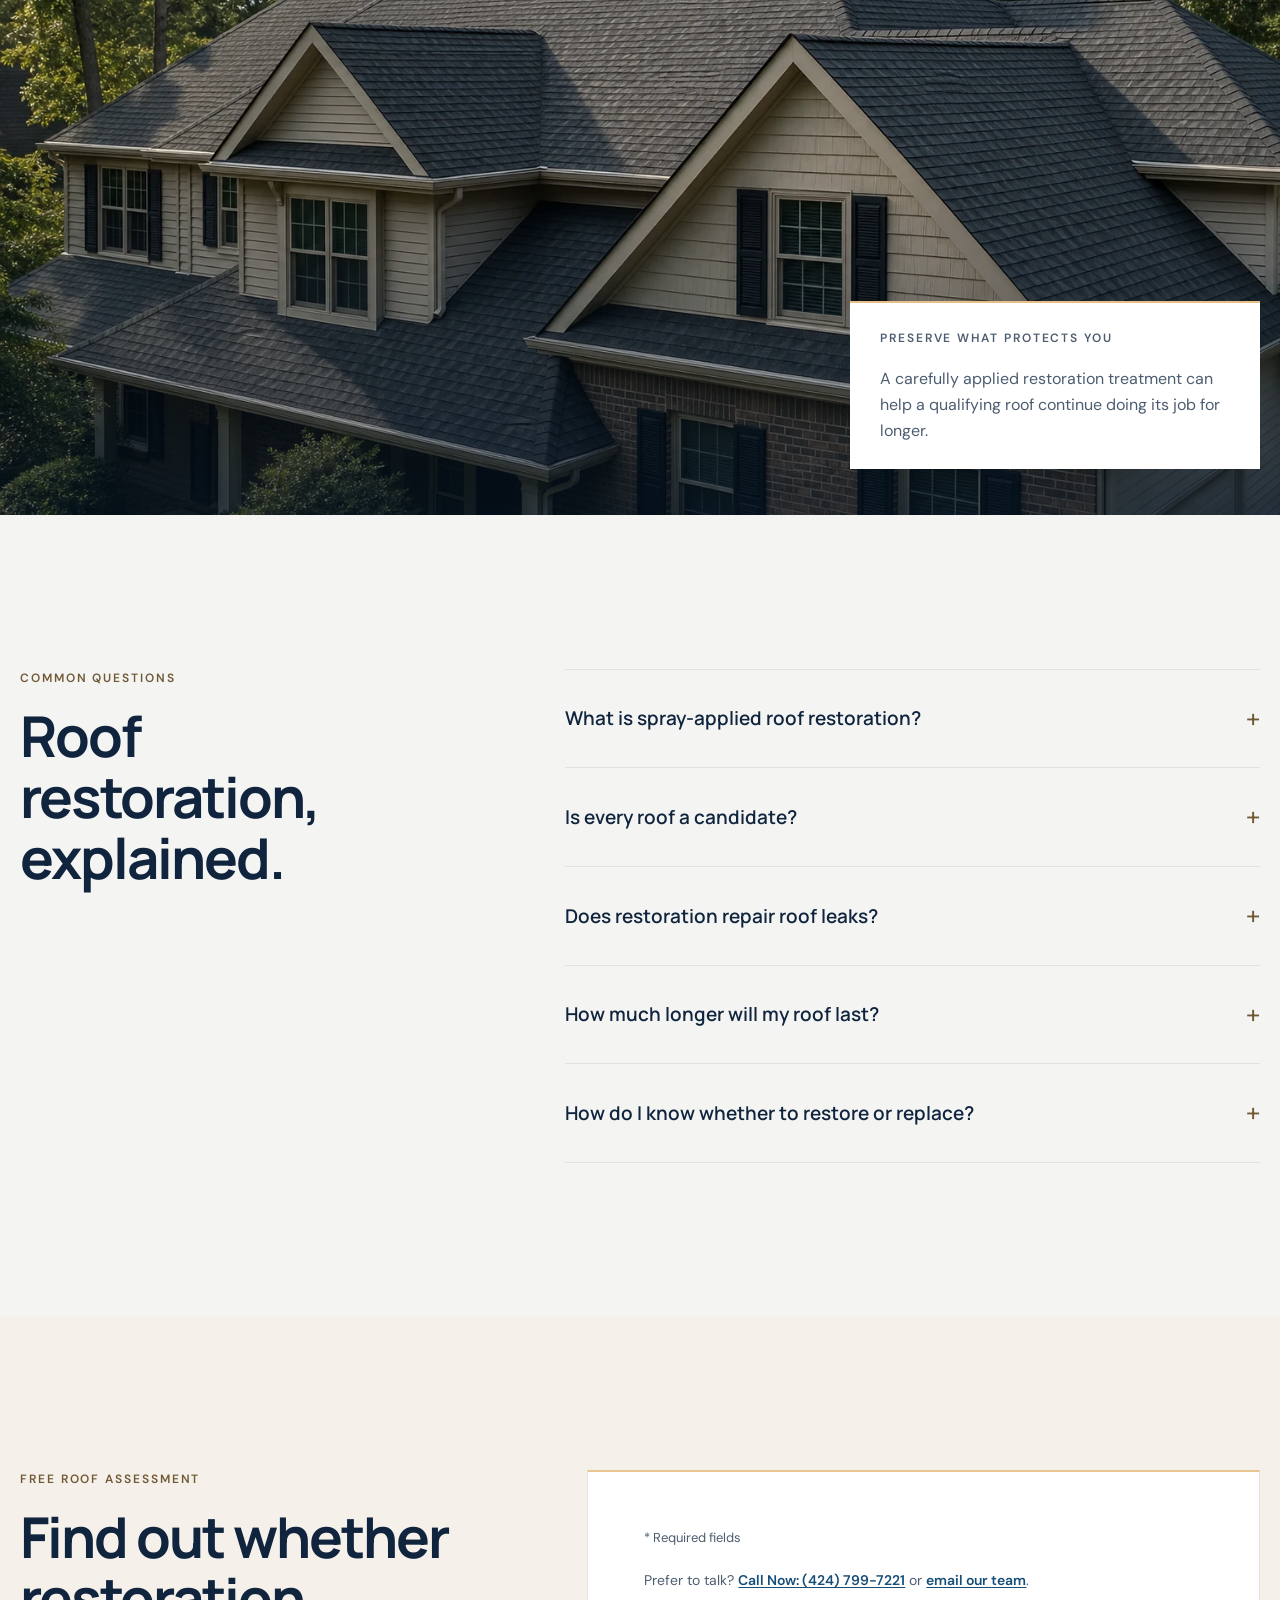
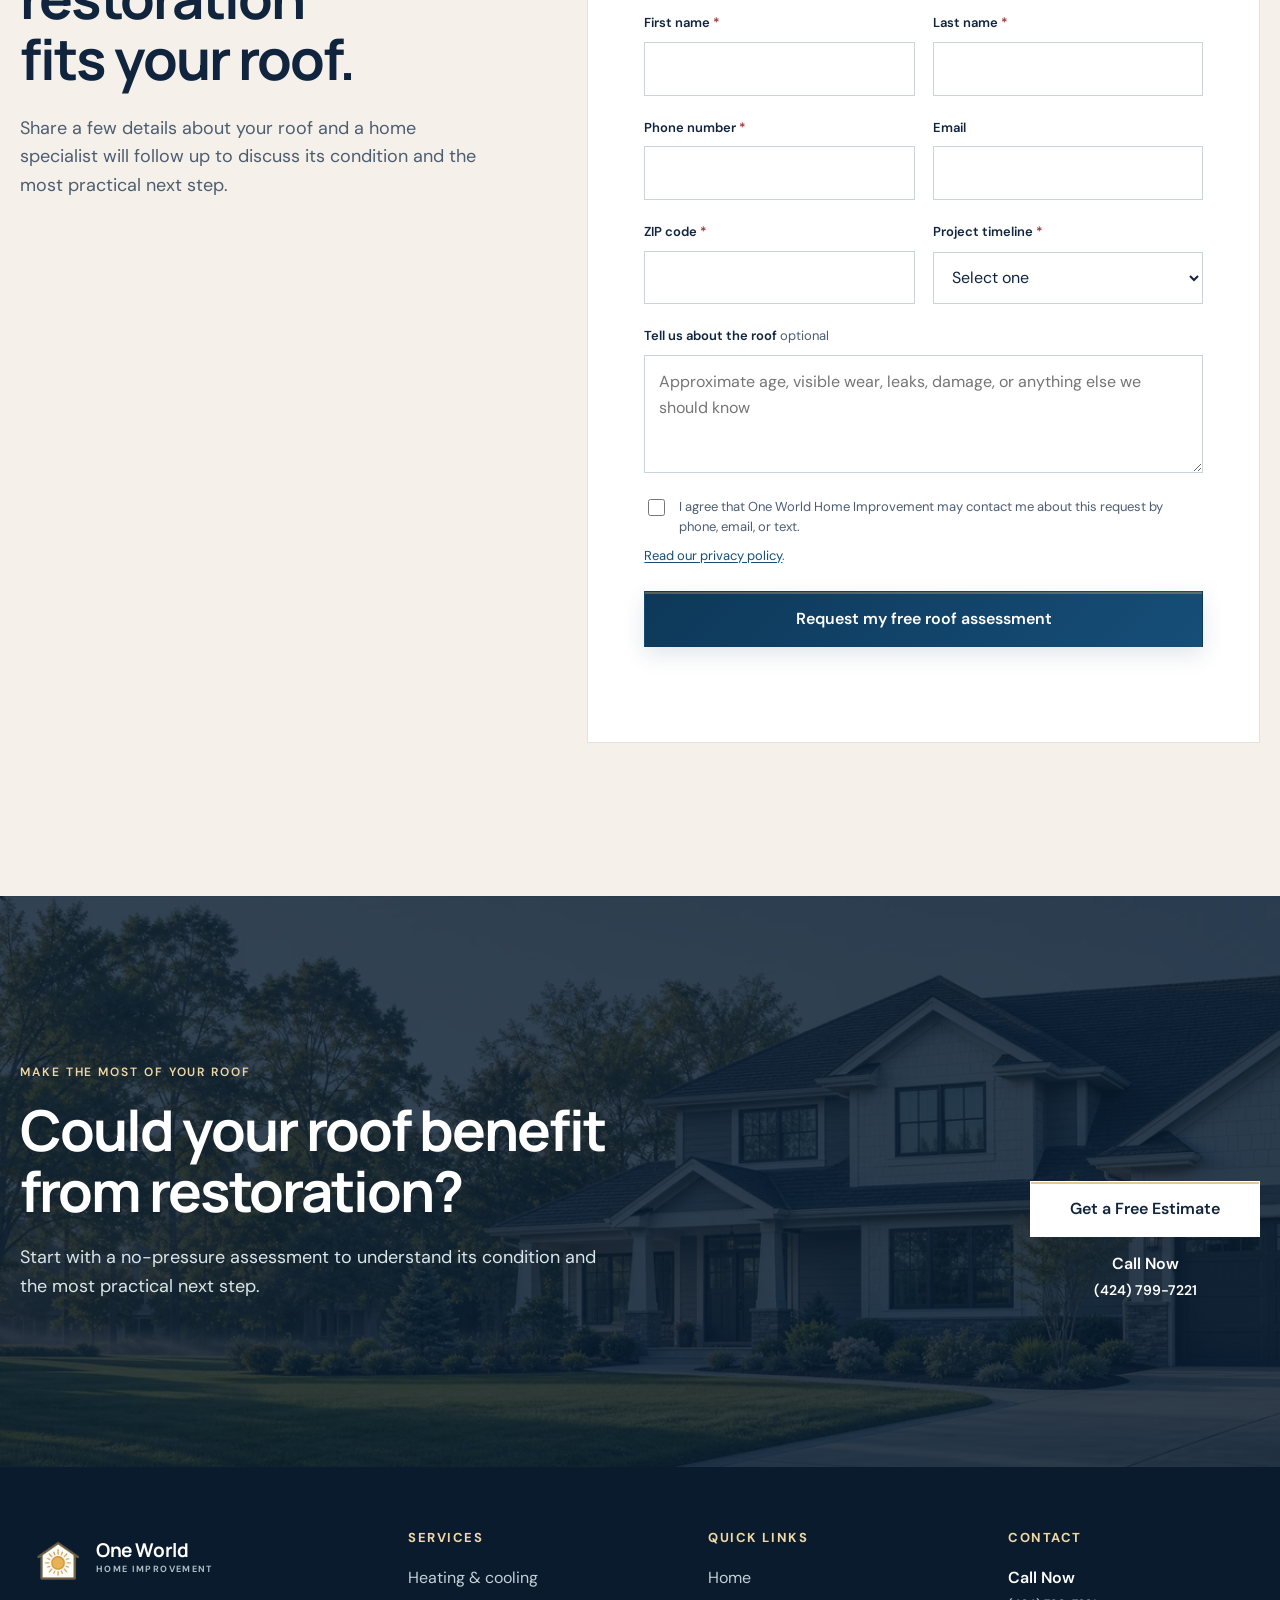
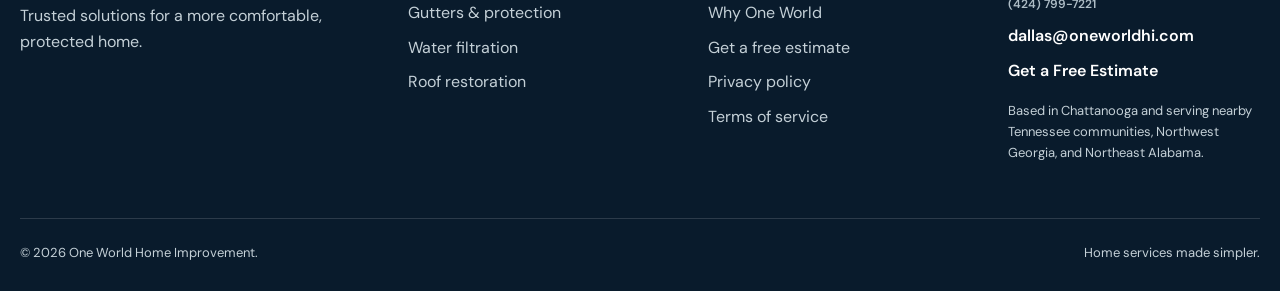
<file: roof-restoration/index.html>
<!doctype html>
<html lang="en">
<head>
  <meta charset="utf-8">
  <meta name="viewport" content="width=device-width, initial-scale=1">
  <meta name="description" content="Help extend the useful life of an aging asphalt-shingle roof with professional spray-applied roof restoration from One World Home Improvement.">
  <meta name="theme-color" content="#10243e">
  <meta property="og:type" content="website">
  <meta property="og:url" content="https://oneworldhi.com/roof-restoration/">
  <meta property="og:title" content="Roof Restoration | One World Home Improvement">
  <meta property="og:description" content="Learn whether spray-applied restoration could help extend the useful life of your asphalt-shingle roof.">
  <meta property="og:image" content="https://oneworldhi.com/assets/roof-restoration.png">
  <meta property="og:image:alt" content="Spray-applied restoration treatment on an asphalt-shingle roof">
  <meta name="twitter:card" content="summary_large_image">
  <meta name="twitter:title" content="Roof Restoration | One World Home Improvement">
  <meta name="twitter:description" content="Learn whether spray-applied restoration could help extend the useful life of your asphalt-shingle roof.">
  <meta name="twitter:image" content="https://oneworldhi.com/assets/roof-restoration.png">
  <title>Roof Restoration | One World Home Improvement</title>
  <link rel="canonical" href="https://oneworldhi.com/roof-restoration/">
  <link rel="icon" href="../favicon.ico" sizes="any">
  <link rel="icon" type="image/png" sizes="32x32" href="../assets/icons/favicon-32x32.png">
  <link rel="icon" type="image/png" sizes="16x16" href="../assets/icons/favicon-16x16.png">
  <link rel="apple-touch-icon" sizes="180x180" href="../assets/icons/apple-touch-icon.png">
  <link rel="manifest" href="../site.webmanifest">
  <link rel="preload" as="image" type="image/webp" href="../assets/optimized/roof-restoration-1536.webp" imagesrcset="../assets/optimized/roof-restoration-640.webp 640w, ../assets/optimized/roof-restoration-1024.webp 1024w, ../assets/optimized/roof-restoration-1536.webp 1536w" imagesizes="100vw" fetchpriority="high">
  <link rel="preconnect" href="https://fonts.googleapis.com">
  <link rel="preconnect" href="https://fonts.gstatic.com" crossorigin>
  <link href="https://fonts.googleapis.com/css2?family=DM+Sans:wght@400;500;600&family=Manrope:wght@500;600;700&display=swap" rel="stylesheet">
  <link rel="stylesheet" href="../assets/lead-form.css">
  <link rel="stylesheet" href="../assets/service-bar.css">
  <link rel="stylesheet" href="../assets/site.css">
  <style>
    .intro-note img { aspect-ratio: 4 / 3; margin-bottom: 28px; object-fit: cover; object-position: center 60%; }
    .benefit-heading img { margin-top: 34px; aspect-ratio: 1.4; object-fit: cover; }
  </style>
</head>
<body>
  <a class="skip-link" href="#main">Skip to main content</a>
  <header class="site-header">
    <div class="container nav">
      <a class="logo" href="../index.html" aria-label="One World Home Improvement home">
        <picture><source type="image/webp" srcset="../assets/optimized/oneworld-logo-mark-256.webp"><img src="../assets/oneworld-logo-mark.png" alt="" width="256" height="256" decoding="async"></picture>
        <span class="logo-copy">One World<small>Home Improvement</small></span>
      </a>
      <button class="nav-toggle" type="button" aria-expanded="false" aria-controls="nav-links" aria-label="Open menu"><span></span></button>
      <nav class="nav-links" id="nav-links" aria-label="Main navigation">
        <a href="../index.html">Home</a>
        <a href="#services">Services</a>
        <a href="#why-us">Why One World</a>
        <a class="nav-call" href="tel:+14247997221" aria-label="Call One World Home Improvement at 424-799-7221"><span>Call Now</span><strong>(424) 799-7221</strong></a>
        <a class="button" href="#estimate">Get a Free Estimate</a>
      </nav>
    </div>
    <nav class="service-bar" aria-label="Our services">
      <div class="container service-bar-inner">
        <a href="../hvac/index.html">Heating &amp; cooling</a>
        <a href="../gutters/index.html">Gutters</a>
        <a href="../water-filtration/index.html">Water filtration</a>
        <a href="index.html" aria-current="page">Roof restoration</a>
      </div>
    </nav>
  </header>

  <main id="main">
    <section class="hero" aria-labelledby="hero-title">
      <div class="hero-media"><picture><source type="image/webp" srcset="../assets/optimized/roof-restoration-640.webp 640w, ../assets/optimized/roof-restoration-1024.webp 1024w, ../assets/optimized/roof-restoration-1536.webp 1536w" sizes="100vw"><img src="../assets/roof-restoration.png" alt="Roofing professional applying a restorative spray treatment to an asphalt-shingle roof" width="1536" height="1024" decoding="async" fetchpriority="high" loading="eager"></picture></div>
      <div class="container hero-content">
        <p class="eyebrow">Spray-applied roof restoration</p>
        <h1 id="hero-title">Give your roof more life.</h1>
        <p>A professional restorative treatment designed to help extend the useful life of an aging asphalt-shingle roof.</p>
        <div class="hero-actions">
          <a class="button button-light" href="#estimate">Get a Free Estimate</a>
          <a class="hero-phone" href="tel:+14247997221">Call Now <span>(424) 799-7221</span></a>
        </div>
      </div>
    </section>

    <div class="trust-strip" aria-label="Service principles">
      <div class="container trust-inner">
        <strong>Clear guidance. Careful work.</strong>
        <span class="trust-item">Home-focused recommendations</span>
        <span class="trust-item">Professional service</span>
        <span class="trust-item">Straightforward next steps</span>
      </div>
    </div>

    <section class="intro" aria-labelledby="intro-title">
      <div class="container intro-grid reveal">
        <div class="intro-copy">
          <p class="eyebrow">Restore before you replace</p>
          <h2 id="intro-title">Your aging roof may still have useful life left.</h2>
          <p>Exposure to sun and weather takes a toll on asphalt shingles over time. When the roof is still a suitable candidate, a spray-applied restoration treatment can help preserve its condition and delay the need for full replacement.</p>
          <p class="service-region">Serving Chattanooga and nearby Tennessee communities, with regional coverage into Northwest Georgia and Northeast Alabama.</p>
          <a class="text-link" href="#estimate">Talk with a home specialist</a>
        </div>
        <aside class="intro-note" aria-label="Roof restoration treatment">
          <picture><source type="image/webp" srcset="../assets/optimized/roof-restoration-640.webp 640w, ../assets/optimized/roof-restoration-1024.webp 1024w, ../assets/optimized/roof-restoration-1536.webp 1536w" sizes="(max-width: 1050px) 100vw, 50vw"><img src="../assets/roof-restoration.png" alt="Restorative treatment being sprayed evenly across roof shingles" loading="lazy" width="1536" height="1024" decoding="async"></picture>
          <strong>Restoration starts with an assessment</strong>
          <p>Not every roof is a candidate. The first step is to evaluate its age, condition, and visible damage before recommending treatment.</p>
        </aside>
      </div>
    </section>

    <section class="service-section" id="services" aria-labelledby="services-title">
      <div class="container">
        <div class="section-head reveal">
          <p class="eyebrow">The restoration approach</p>
          <h2 id="services-title">Focused care for an aging shingle roof.</h2>
          <p>A straightforward process designed to determine whether restoration makes sense and apply the treatment carefully when it does.</p>
        </div>
        <div class="service-list">
          <article class="service-item reveal">
            <span class="service-number">01</span>
            <h3>Roof condition assessment</h3>
            <p>We begin by reviewing the roof’s overall condition and identifying issues that could affect restoration suitability.</p>
          </article>
          <article class="service-item reveal">
            <span class="service-number">02</span>
            <h3>Surface preparation</h3>
            <p>The roof and surrounding work area are prepared so the restorative treatment can be applied appropriately.</p>
          </article>
          <article class="service-item reveal">
            <span class="service-number">03</span>
            <h3>Spray-applied treatment</h3>
            <p>The restoration product is distributed across eligible shingles with attention to even, controlled coverage.</p>
          </article>
          <article class="service-item reveal">
            <span class="service-number">04</span>
            <h3>Final roof review</h3>
            <p>After application, the completed treatment and work area are reviewed before the project is wrapped up.</p>
          </article>
        </div>
      </div>
    </section>

    <section class="benefits" id="why-us" aria-labelledby="benefits-title">
      <div class="container benefit-grid">
        <div class="benefit-heading reveal">
          <p class="eyebrow">Why One World</p>
          <h2 id="benefits-title">More value from the roof you already have.</h2>
          <picture><source type="image/webp" srcset="../assets/optimized/roof-restoration-640.webp 640w, ../assets/optimized/roof-restoration-1024.webp 1024w, ../assets/optimized/roof-restoration-1536.webp 1536w" sizes="(max-width: 1050px) 100vw, 50vw"><img src="../assets/roof-restoration.png" alt="Spray treatment being applied to residential asphalt shingles" loading="lazy" width="1536" height="1024" decoding="async"></picture>
        </div>
        <div class="benefit-list">
          <article class="benefit reveal">
            <h3>Help extend useful roof life</h3>
            <p>For a suitable roof, restoration is intended to preserve aging shingles and help keep them performing longer.</p>
          </article>
          <article class="benefit reveal">
            <h3>Delay a full replacement</h3>
            <p>Restoration may offer a practical alternative when the roof is aging but does not yet require complete replacement.</p>
          </article>
          <article class="benefit reveal">
            <h3>Less disruption to your home</h3>
            <p>A spray-applied treatment is a more focused project than removing and replacing an entire roofing system.</p>
          </article>
          <article class="benefit reveal">
            <h3>An honest suitability decision</h3>
            <p>The recommendation begins with the roof’s actual condition, because roofs with significant damage may need repair or replacement instead.</p>
          </article>
        </div>
      </div>
    </section>

    <section class="process" id="process" aria-labelledby="process-title">
      <div class="container">
        <div class="process-head reveal">
          <p class="eyebrow">Simple by design</p>
          <h2 id="process-title">From roof assessment to careful application.</h2>
        </div>
        <div class="steps">
          <article class="step reveal">
            <span class="step-number">01</span>
            <h3>Schedule an assessment</h3>
            <p>Tell us about the roof’s age, condition, and any concerns you have noticed.</p>
          </article>
          <article class="step reveal">
            <span class="step-number">02</span>
            <h3>Confirm roof suitability</h3>
            <p>We’ll evaluate whether restoration is appropriate or whether another roofing solution should be considered.</p>
          </article>
          <article class="step reveal">
            <span class="step-number">03</span>
            <h3>Restore the roof</h3>
            <p>The treatment is professionally applied, followed by a review of the completed work.</p>
          </article>
        </div>
      </div>
    </section>

    <section class="image-break reveal" aria-label="Professional spray-applied roof restoration">
      <picture><source type="image/webp" srcset="../assets/optimized/roof-restoration-640.webp 640w, ../assets/optimized/roof-restoration-1024.webp 1024w, ../assets/optimized/roof-restoration-1536.webp 1536w" sizes="100vw"><img src="../assets/roof-restoration.png" alt="Roof restoration spray being applied across an asphalt-shingle roof" loading="lazy" width="1536" height="1024" decoding="async"></picture>
      <div class="image-caption">
        <p class="eyebrow">Preserve what protects you</p>
        <p>A carefully applied restoration treatment can help a qualifying roof continue doing its job for longer.</p>
      </div>
    </section>

    <section class="faq" aria-labelledby="faq-title">
      <div class="container faq-grid">
        <div class="reveal">
          <p class="eyebrow">Common questions</p>
          <h2 id="faq-title">Roof restoration, explained.</h2>
        </div>
        <div class="faq-list reveal">
          <details>
            <summary>What is spray-applied roof restoration?</summary>
            <p>It is a treatment applied across eligible asphalt shingles to help preserve their condition and extend the roof’s useful life.</p>
          </details>
          <details>
            <summary>Is every roof a candidate?</summary>
            <p>No. Suitability depends on factors such as roof condition, age, shingle integrity, and existing damage. An assessment is required first.</p>
          </details>
          <details>
            <summary>Does restoration repair roof leaks?</summary>
            <p>Restoration is not a substitute for necessary repairs. Active leaks, structural issues, or significant damage should be identified and addressed separately.</p>
          </details>
          <details>
            <summary>How much longer will my roof last?</summary>
            <p>Results depend on the roof’s starting condition, environment, materials, and ongoing care. A roof assessment is needed before discussing realistic expectations.</p>
          </details>
          <details>
            <summary>How do I know whether to restore or replace?</summary>
            <p>A roof that is aging but still structurally sound may be suitable for restoration. Extensive damage or deterioration may make replacement the more appropriate path.</p>
          </details>
        </div>
      </div>
    </section>

    <section class="lead-section" id="estimate" aria-labelledby="lead-title">
      <div class="container lead-grid">
        <div class="lead-copy reveal">
          <p class="eyebrow">Free roof assessment</p>
          <h2 id="lead-title">Find out whether restoration fits your roof.</h2>
          <p>Share a few details about your roof and a home specialist will follow up to discuss its condition and the most practical next step.</p>
        </div>
        <form class="lead-form js-lead-form reveal" action="https://formspree.io/f/maeybwkz" method="POST" data-submit-label="Request my free roof assessment" novalidate>
          <input type="hidden" name="service" value="Roof Restoration">
          <div class="lead-honeypot" aria-hidden="true"><label>Company<input name="company" tabindex="-1" autocomplete="off"></label></div>
          <p class="lead-required-note"><span aria-hidden="true">*</span> Required fields</p>
          <p class="lead-direct">Prefer to talk? <a href="tel:+14247997221">Call Now: (424) 799-7221</a> or <a href="mailto:dallas@oneworldhi.com">email our team</a>.</p>
          <div class="lead-fields">
            <div class="lead-field"><label for="lead-first">First name</label><input id="lead-first" name="firstName" autocomplete="given-name" required></div>
            <div class="lead-field"><label for="lead-last">Last name</label><input id="lead-last" name="lastName" autocomplete="family-name" required></div>
            <div class="lead-field"><label for="lead-phone">Phone number</label><input id="lead-phone" name="phone" type="tel" autocomplete="tel" required></div>
            <div class="lead-field"><label for="lead-email">Email</label><input id="lead-email" name="email" type="email" autocomplete="email"></div>
            <div class="lead-field"><label for="lead-zip">ZIP code</label><input id="lead-zip" name="zip" inputmode="numeric" autocomplete="postal-code" maxlength="10" required></div>
            <div class="lead-field"><label for="lead-timeline">Project timeline</label><select id="lead-timeline" name="timeline" required><option value="">Select one</option><option>As soon as possible</option><option>Within 1–3 months</option><option>Within 3–6 months</option><option>Just researching</option></select></div>
            <div class="lead-field lead-field-wide"><label for="lead-details">Tell us about the roof <span>optional</span></label><textarea id="lead-details" name="projectDetails" placeholder="Approximate age, visible wear, leaks, damage, or anything else we should know"></textarea></div>
          </div>
          <label class="lead-consent"><input type="checkbox" name="consent" value="yes" required><span>I agree that One World Home Improvement may contact me about this request by phone, email, or text.</span></label>
          <p class="lead-privacy"><a href="../privacy-policy.html">Read our privacy policy</a>.</p>
          <button class="button" type="submit">Request my free roof assessment</button>
          <p class="lead-status" role="status" aria-live="polite" tabindex="-1"></p>
        </form>
      </div>
    </section>

    <section class="cta" aria-labelledby="cta-title">
      <div class="container cta-inner reveal">
        <div>
          <p class="eyebrow">Make the most of your roof</p>
          <h2 id="cta-title">Could your roof benefit from restoration?</h2>
          <p>Start with a no-pressure assessment to understand its condition and the most practical next step.</p>
        </div>
        <div class="cta-actions">
          <a class="button button-light" href="#estimate">Get a Free Estimate</a>
          <a class="cta-phone" href="tel:+14247997221">Call Now<span>(424) 799-7221</span></a>
        </div>
      </div>
    </section>
  </main>

  <footer id="contact">
    <div class="container">
      <div class="footer-grid">
        <div class="footer-brand">
          <a class="logo" href="../index.html">
            <picture><source type="image/webp" srcset="../assets/optimized/oneworld-logo-mark-256.webp"><img src="../assets/oneworld-logo-mark.png" alt="" width="256" height="256" decoding="async"></picture>
            <span class="logo-copy" style="color:#fff">One World<small style="color:#aebdc6">Home Improvement</small></span>
          </a>
          <p>Trusted solutions for a more comfortable, protected home.</p>
        </div>
        <div>
          <h3>Services</h3>
          <ul>
            <li><a href="../hvac/index.html">Heating &amp; cooling</a></li>
            <li><a href="../gutters/index.html">Gutters &amp; protection</a></li>
            <li><a href="../water-filtration/index.html">Water filtration</a></li>
            <li><a href="index.html">Roof restoration</a></li>
          </ul>
        </div>
        <div>
          <h3>Quick links</h3>
          <ul>
            <li><a href="../index.html">Home</a></li>
            <li><a href="../index.html#why-us">Why One World</a></li>
            <li><a href="#estimate">Get a free estimate</a></li>
            <li><a href="../privacy-policy.html">Privacy policy</a></li>
            <li><a href="../terms-of-service.html">Terms of service</a></li>
          </ul>
        </div>
        <div class="footer-contact">
          <h3>Contact</h3>
          <ul>
            <li><a href="tel:+14247997221">Call Now<small>(424) 799-7221</small></a></li>
            <li><a href="mailto:dallas@oneworldhi.com">dallas@oneworldhi.com</a></li>
            <li><a href="#estimate">Get a Free Estimate</a></li>
          </ul>
          <p class="footer-service-area">Based in Chattanooga and serving nearby Tennessee communities, Northwest Georgia, and Northeast Alabama.</p>
        </div>
      </div>
      <div class="footer-bottom">
        <span>© <span id="year"></span> One World Home Improvement.</span>
        <span>Home services made simpler.</span>
      </div>
    </div>
  </footer>

  <script src="../assets/lead-form.js" defer></script>
  <script src="../assets/site.js" defer></script>
</body>
</html>
</file>
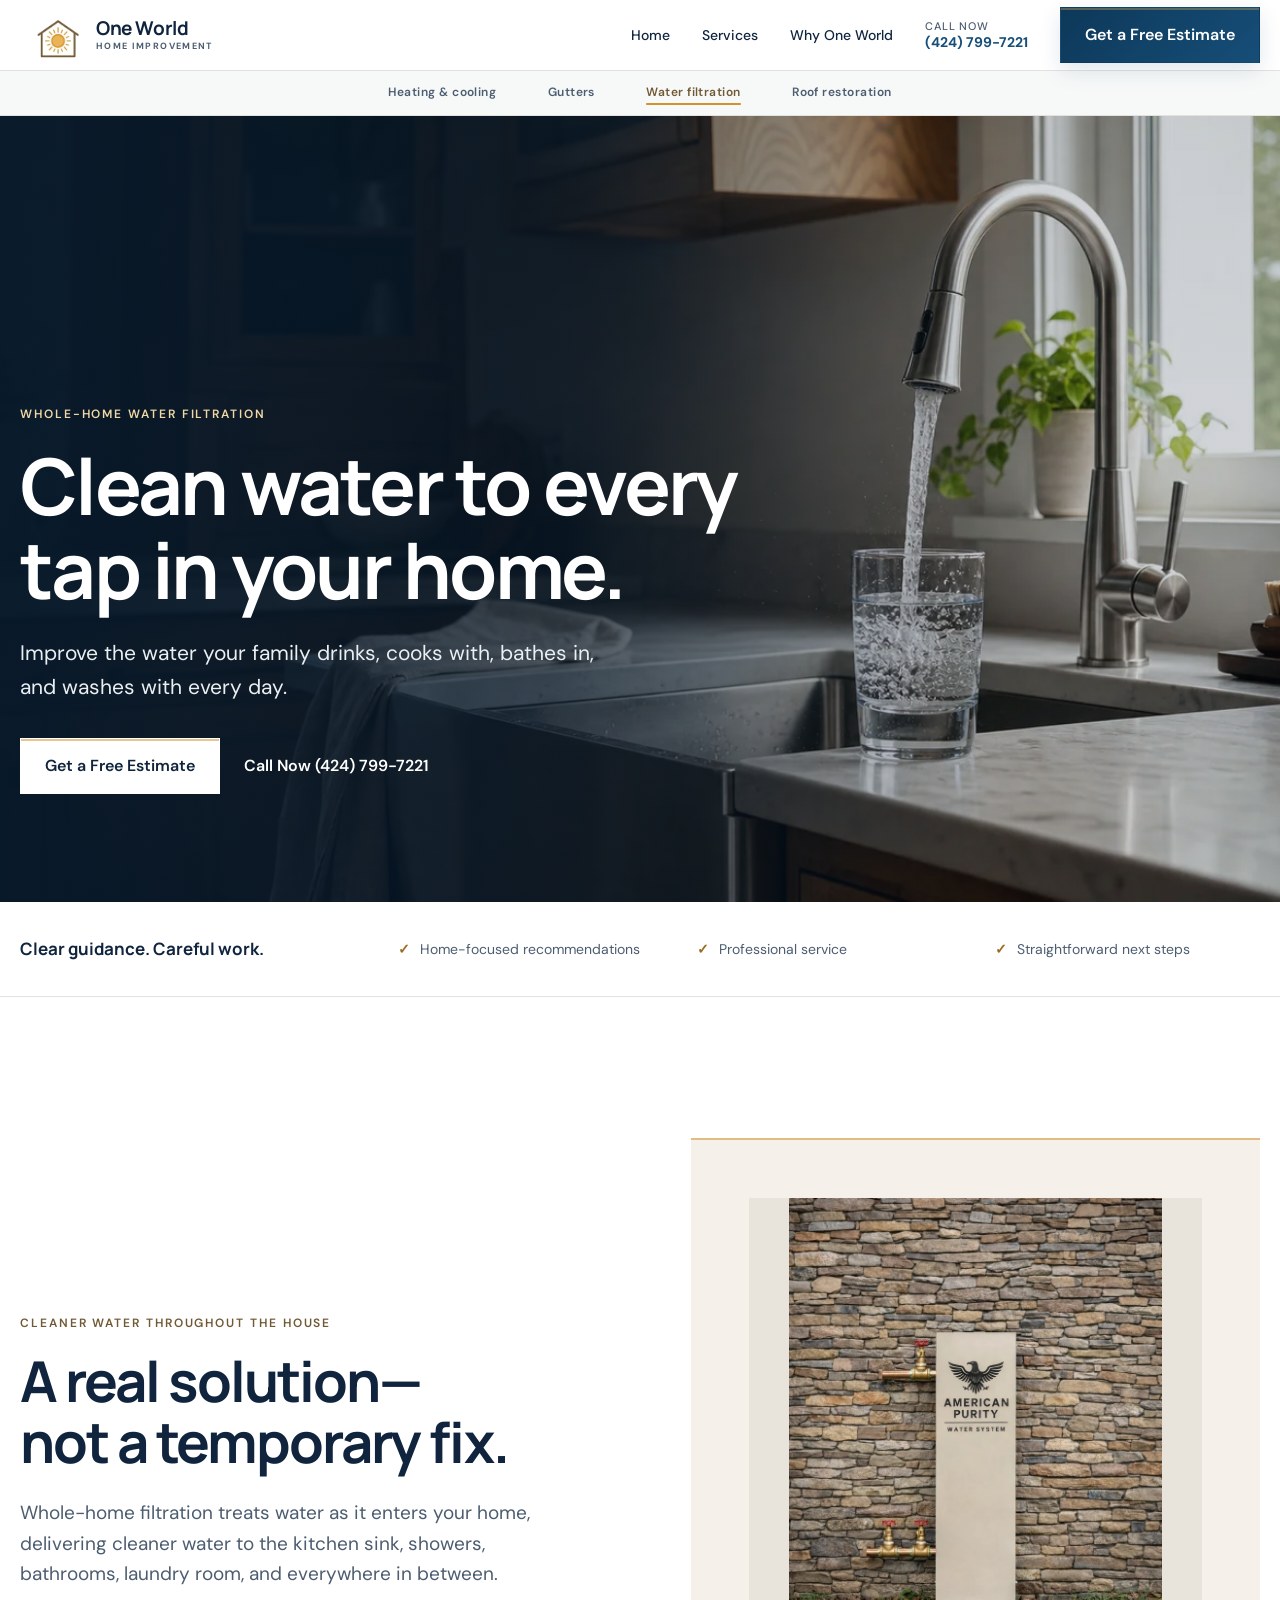
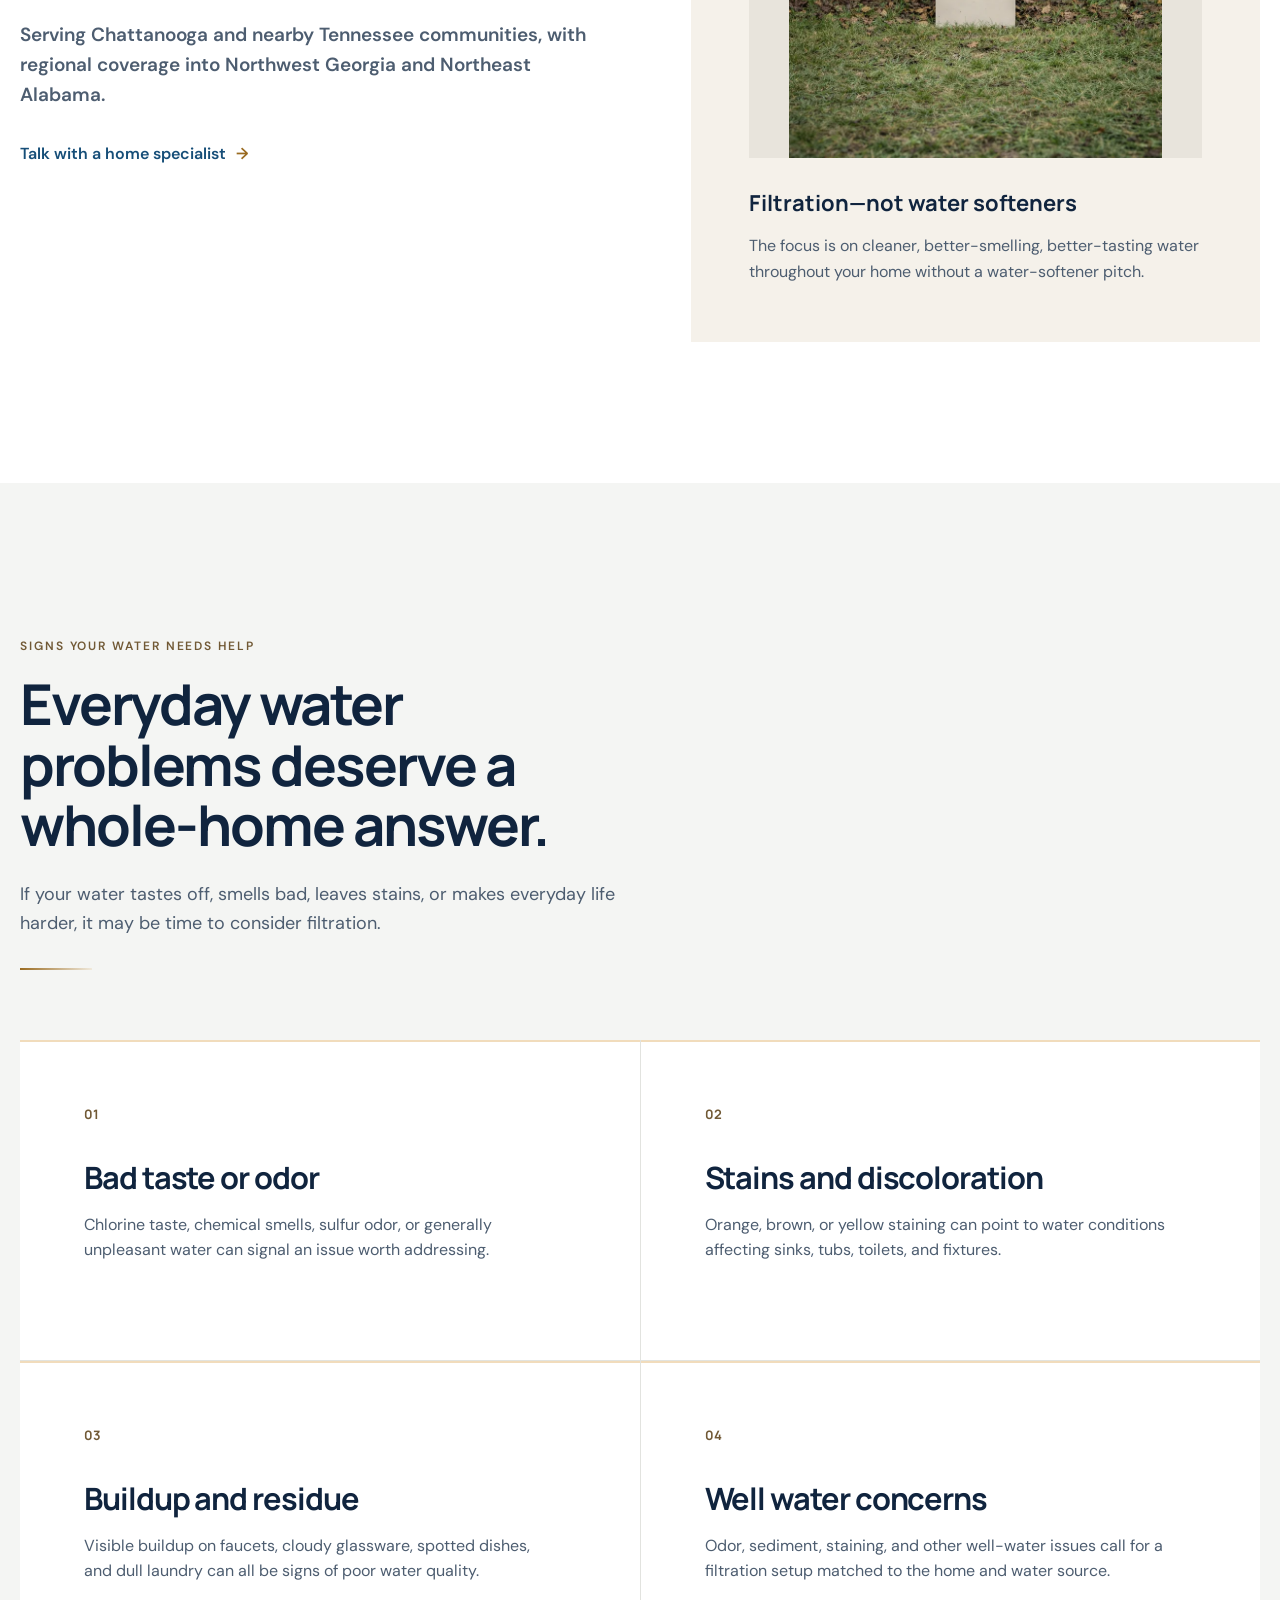
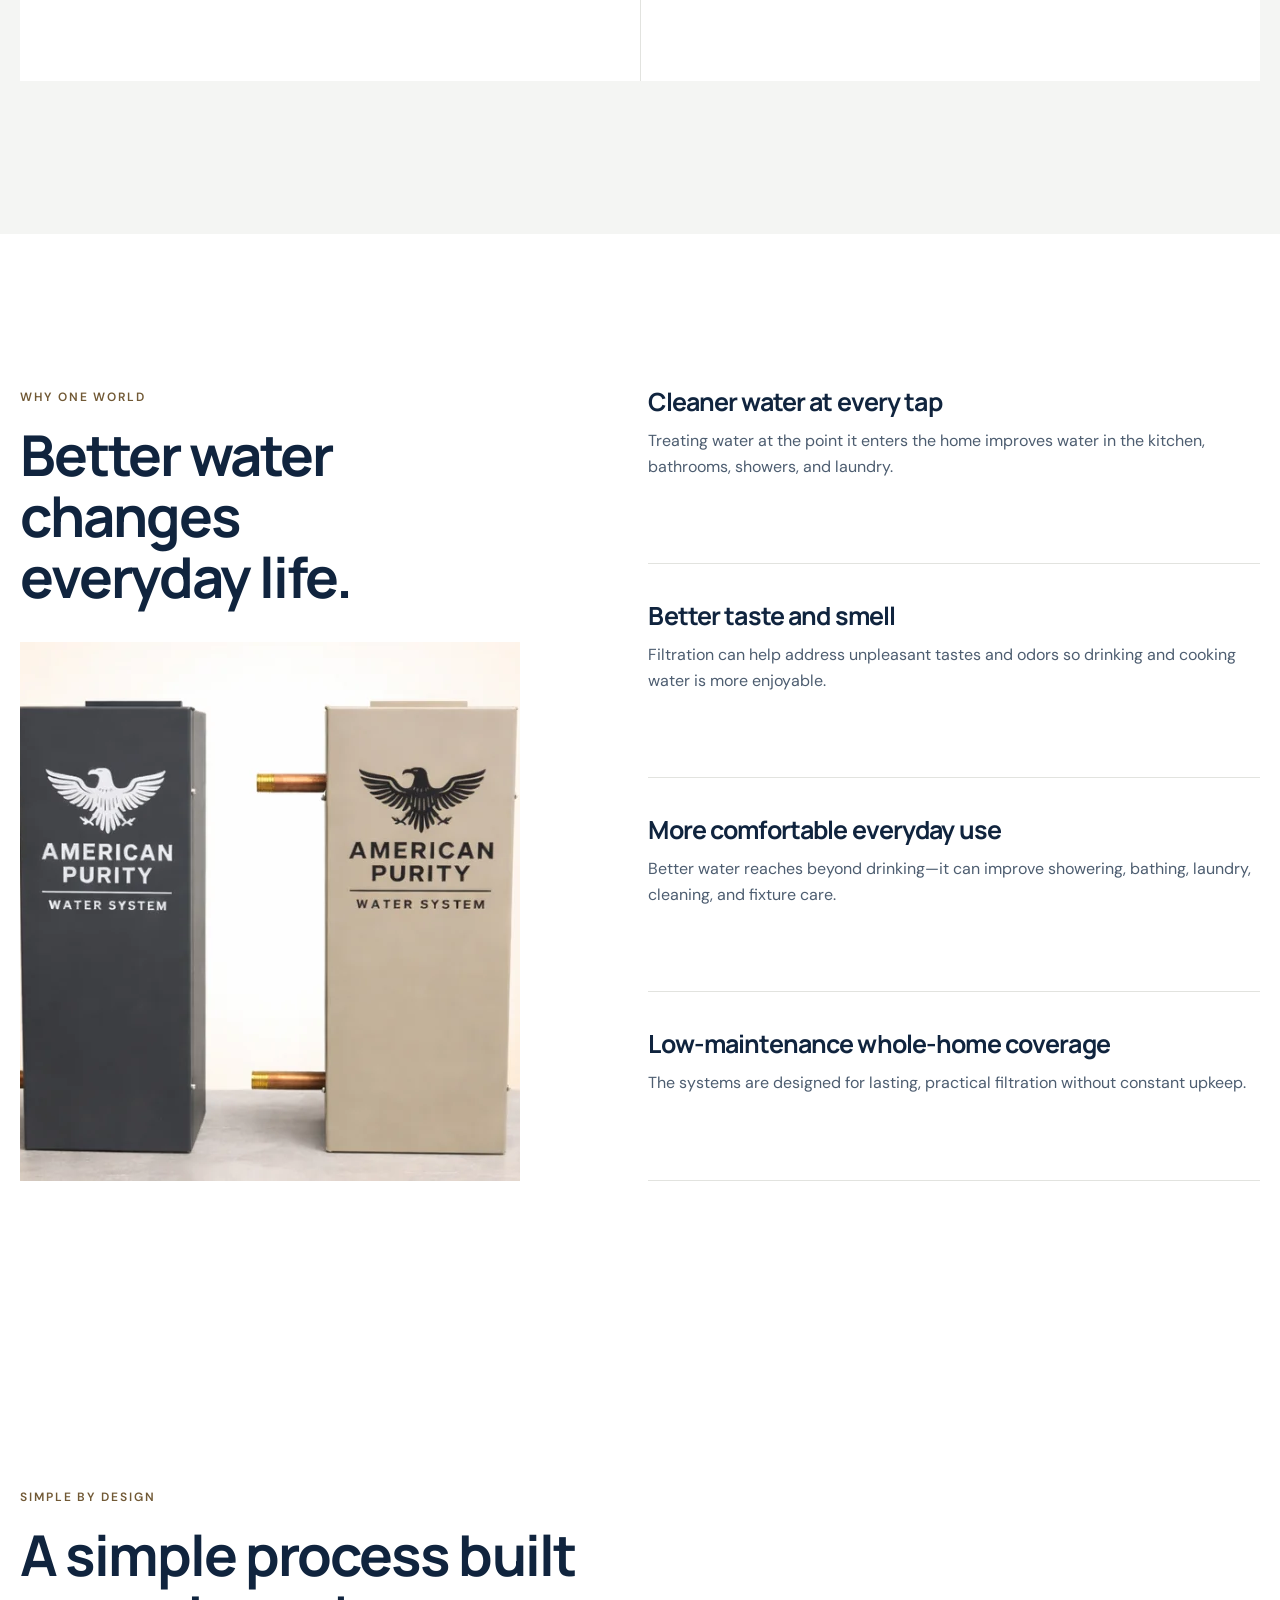
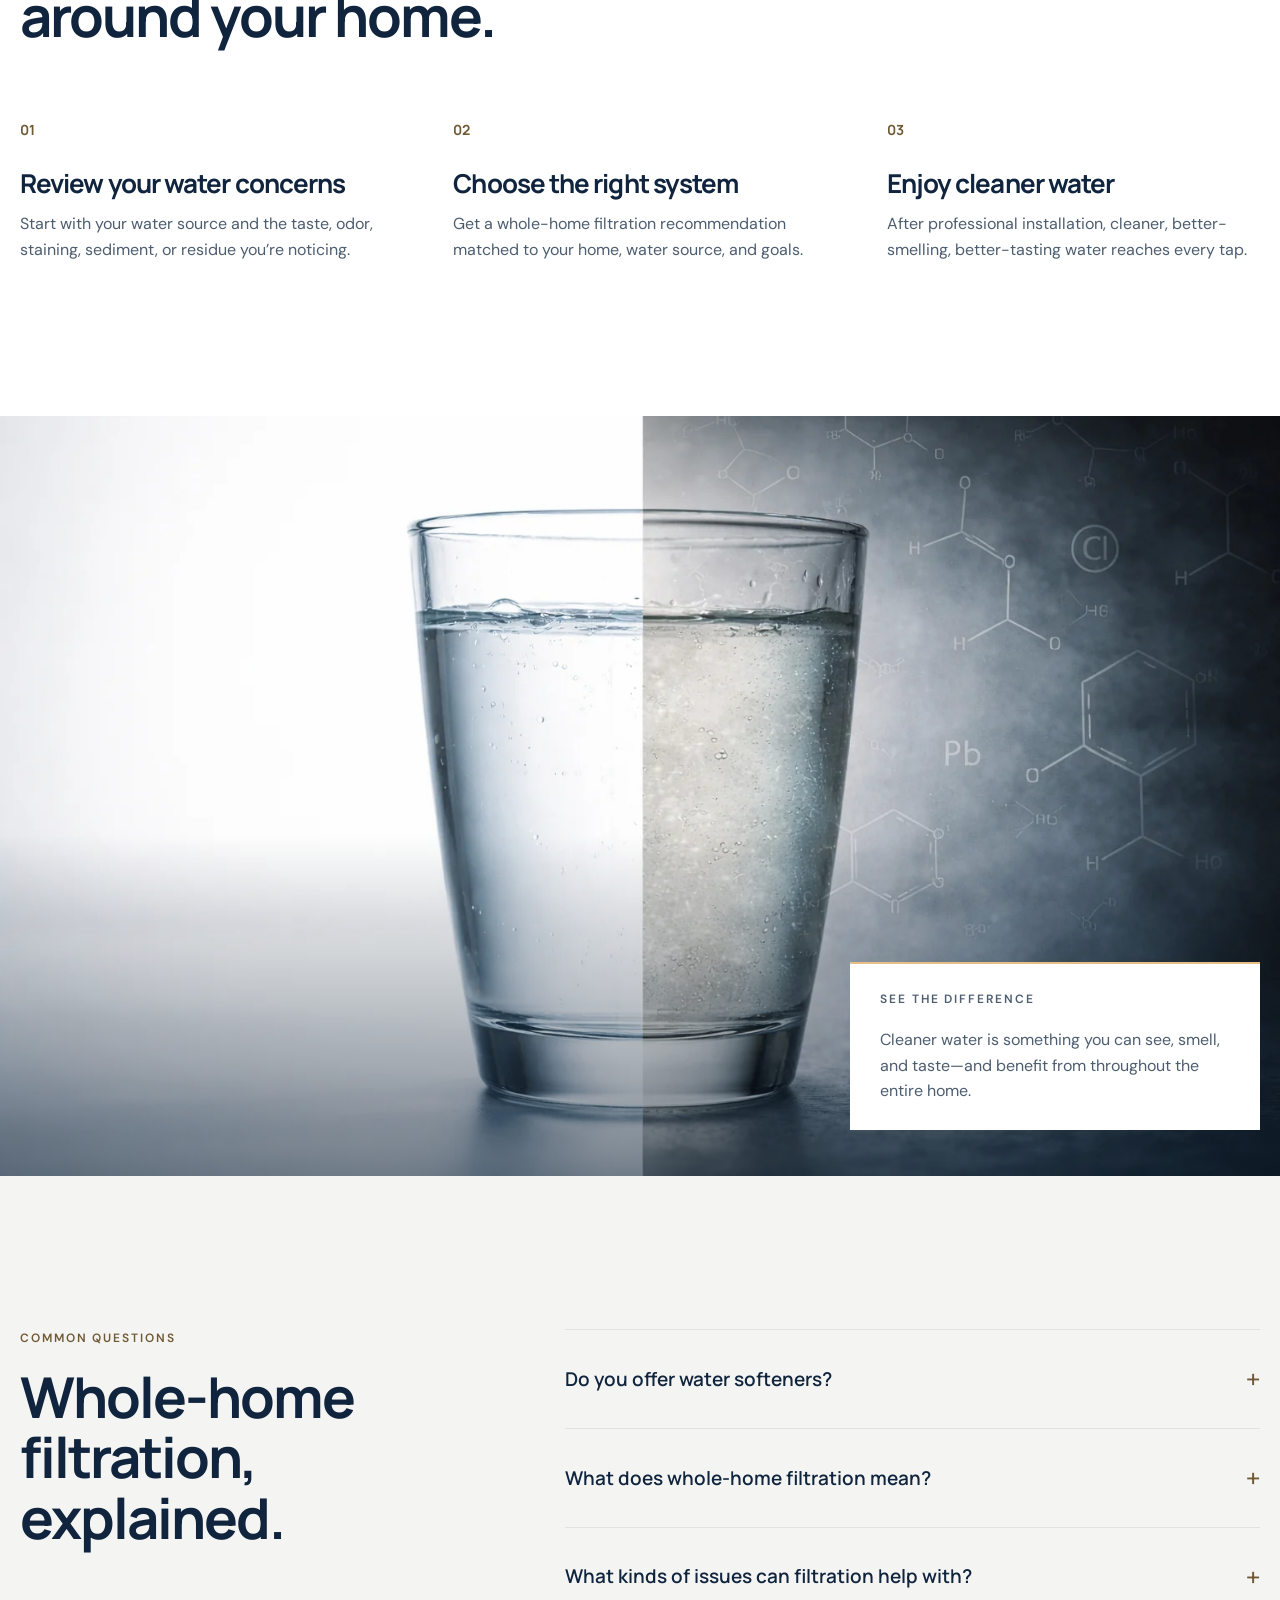
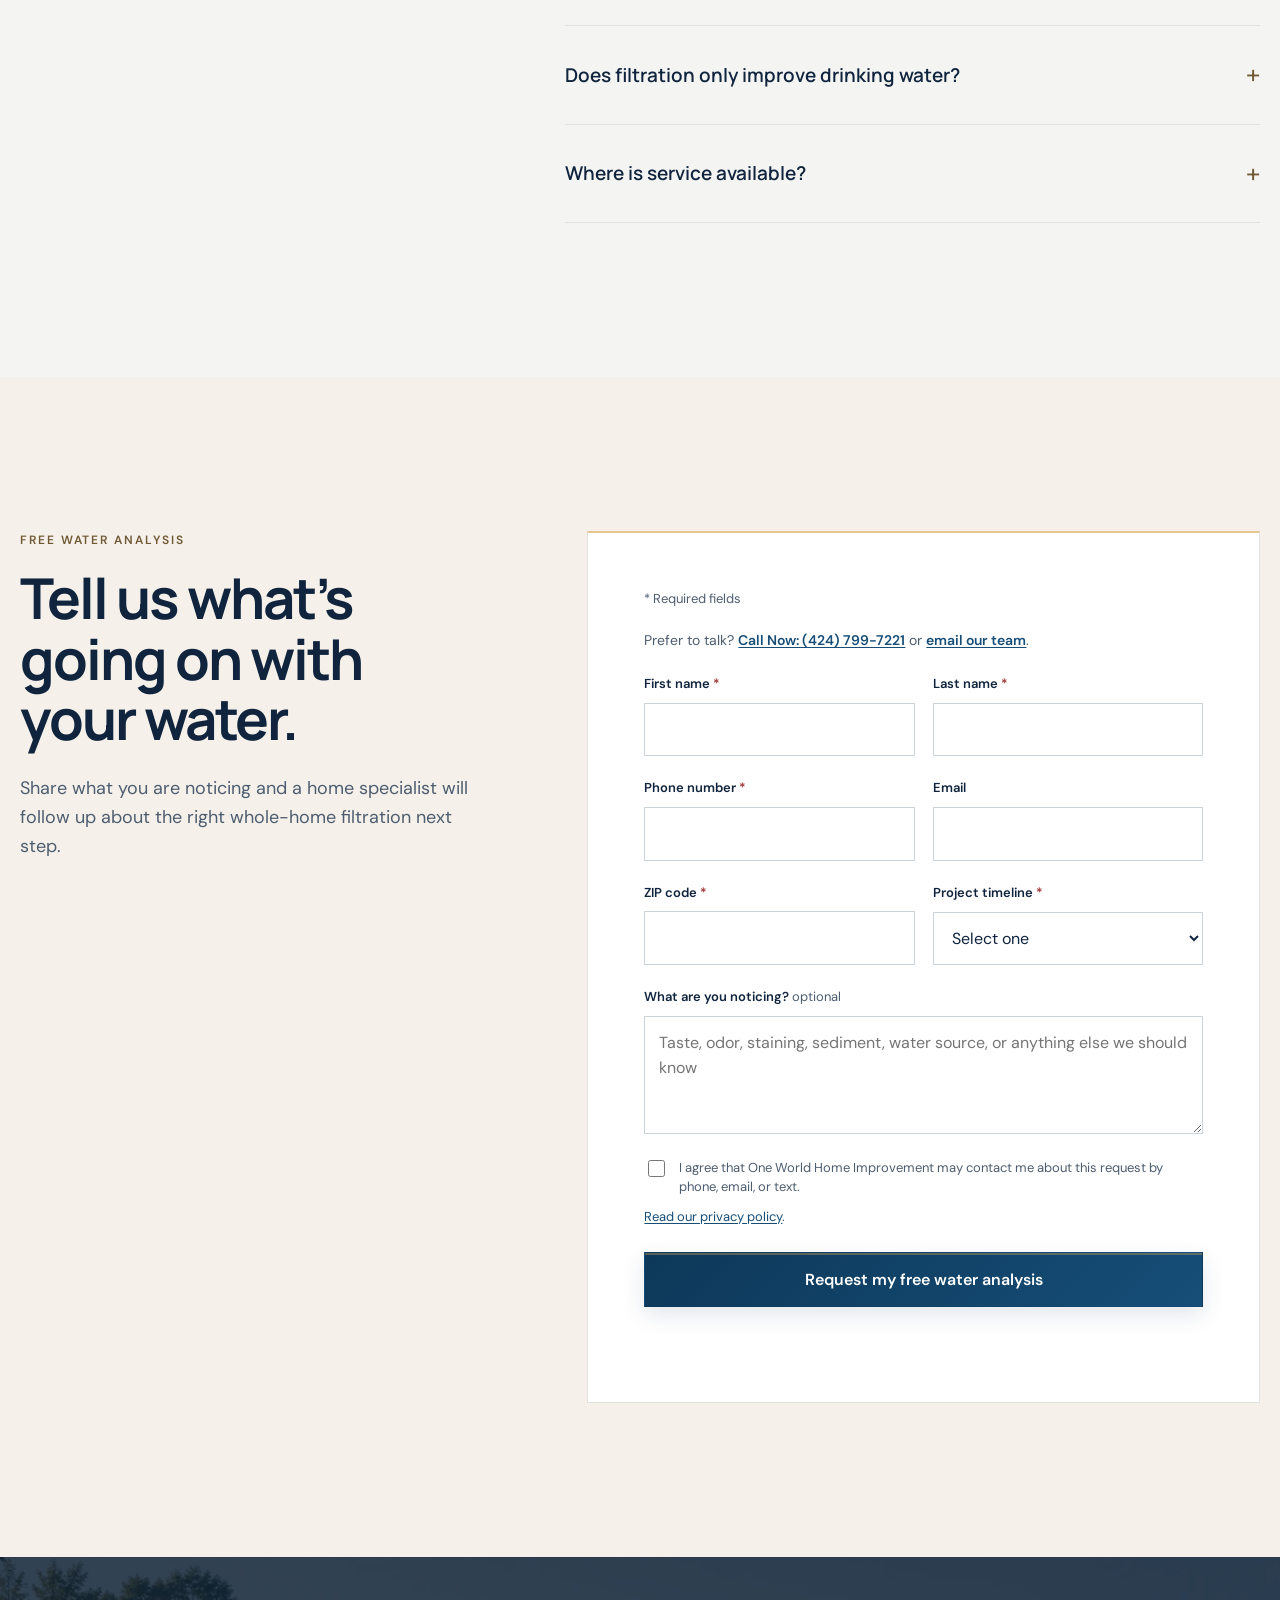
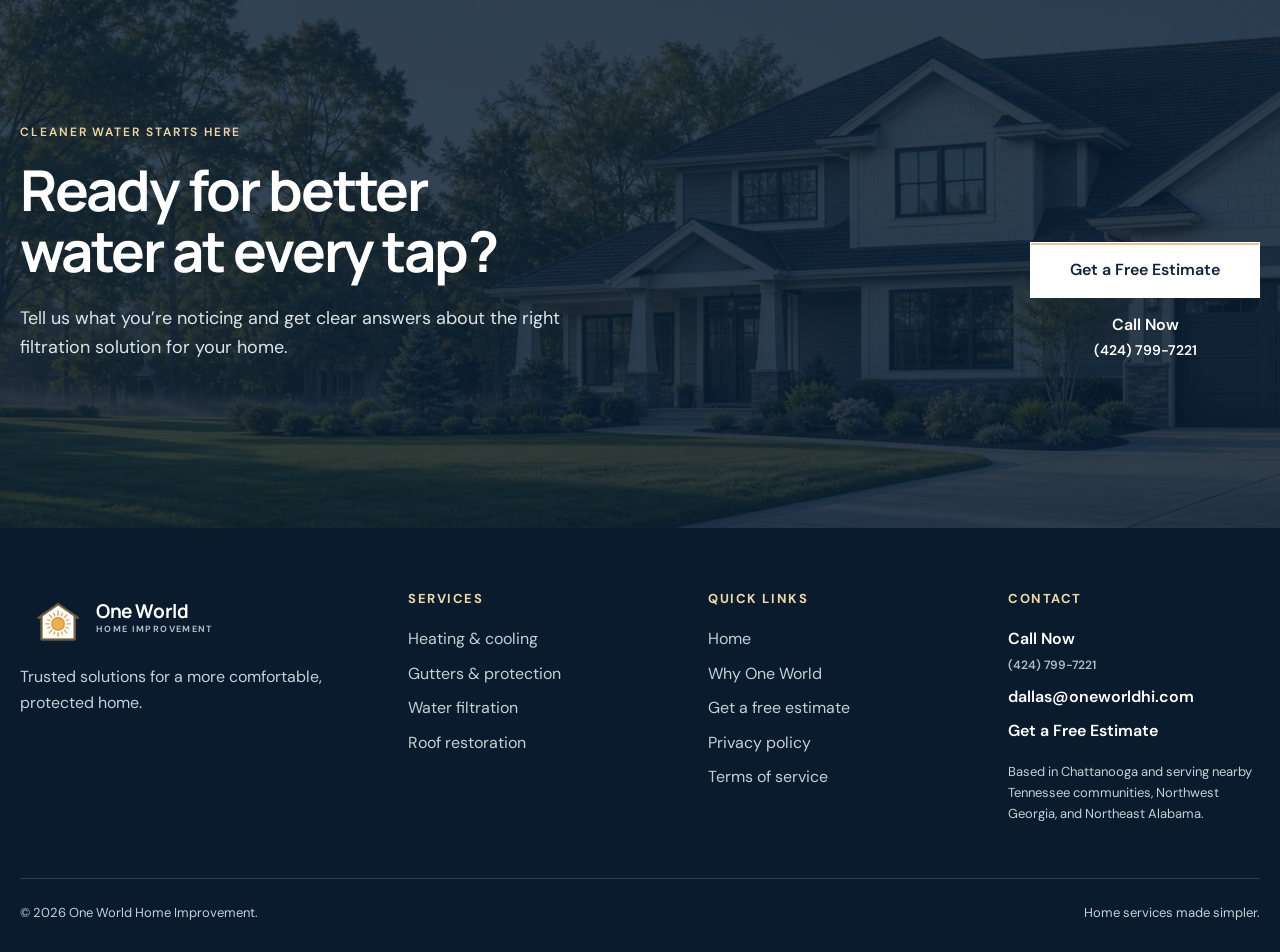
<file: water-filtration/index.html>
<!doctype html>
<html lang="en">
<head>
  <meta charset="utf-8">
  <meta name="viewport" content="width=device-width, initial-scale=1">
  <meta name="description" content="Whole-home water filtration for cleaner, better-tasting water in Chattanooga, Northwest Georgia, and Northeast Alabama.">
  <meta name="theme-color" content="#10243e">
  <meta property="og:type" content="website">
  <meta property="og:url" content="https://oneworldhi.com/water-filtration/">
  <meta property="og:title" content="Whole-Home Water Filtration | One World Home Improvement">
  <meta property="og:description" content="Whole-home filtration for cleaner, better-tasting water at every tap.">
  <meta property="og:image" content="https://oneworldhi.com/assets/water-filtration-hero-v2.png">
  <meta property="og:image:alt" content="Fresh water filling a glass in a residential kitchen">
  <meta name="twitter:card" content="summary_large_image">
  <meta name="twitter:title" content="Whole-Home Water Filtration | One World Home Improvement">
  <meta name="twitter:description" content="Whole-home filtration for cleaner, better-tasting water at every tap.">
  <meta name="twitter:image" content="https://oneworldhi.com/assets/water-filtration-hero-v2.png">
  <title>Whole-Home Water Filtration | One World Home Improvement</title>
  <link rel="canonical" href="https://oneworldhi.com/water-filtration/">
  <link rel="icon" href="../favicon.ico" sizes="any">
  <link rel="icon" type="image/png" sizes="32x32" href="../assets/icons/favicon-32x32.png">
  <link rel="icon" type="image/png" sizes="16x16" href="../assets/icons/favicon-16x16.png">
  <link rel="apple-touch-icon" sizes="180x180" href="../assets/icons/apple-touch-icon.png">
  <link rel="manifest" href="../site.webmanifest">
  <link rel="preload" as="image" type="image/webp" href="../assets/optimized/water-filtration-hero-v2-1672.webp" imagesrcset="../assets/optimized/water-filtration-hero-v2-768.webp 768w, ../assets/optimized/water-filtration-hero-v2-1280.webp 1280w, ../assets/optimized/water-filtration-hero-v2-1672.webp 1672w" imagesizes="100vw" fetchpriority="high">
  <link rel="preconnect" href="https://fonts.googleapis.com">
  <link rel="preconnect" href="https://fonts.gstatic.com" crossorigin>
  <link href="https://fonts.googleapis.com/css2?family=DM+Sans:wght@400;500;600&family=Manrope:wght@500;600;700&display=swap" rel="stylesheet">
  <link rel="stylesheet" href="../assets/lead-form.css">
  <link rel="stylesheet" href="../assets/service-bar.css">
  <link rel="stylesheet" href="../assets/site.css">
  <style>
    .intro-note img { max-height: 560px; margin-bottom: 28px; object-fit: contain; object-position: center; background: #e8e4dc; }
    .benefit-heading img { margin-top: 34px; aspect-ratio: 1.4; object-fit: cover; }
  </style>
</head>
<body>
  <a class="skip-link" href="#main">Skip to main content</a>
  <header class="site-header">
    <div class="container nav">
      <a class="logo" href="../index.html" aria-label="One World Home Improvement home">
        <picture><source type="image/webp" srcset="../assets/optimized/oneworld-logo-mark-256.webp"><img src="../assets/oneworld-logo-mark.png" alt="" width="256" height="256" decoding="async"></picture>
        <span class="logo-copy">One World<small>Home Improvement</small></span>
      </a>
      <button class="nav-toggle" type="button" aria-expanded="false" aria-controls="nav-links" aria-label="Open menu"><span></span></button>
      <nav class="nav-links" id="nav-links" aria-label="Main navigation">
        <a href="../index.html">Home</a>
        <a href="#services">Services</a>
        <a href="#why-us">Why One World</a>
        <a class="nav-call" href="tel:+14247997221" aria-label="Call One World Home Improvement at 424-799-7221"><span>Call Now</span><strong>(424) 799-7221</strong></a>
        <a class="button" href="#estimate">Get a Free Estimate</a>
      </nav>
    </div>
    <nav class="service-bar" aria-label="Our services">
      <div class="container service-bar-inner">
        <a href="../hvac/index.html">Heating &amp; cooling</a>
        <a href="../gutters/index.html">Gutters</a>
        <a href="index.html" aria-current="page">Water filtration</a>
        <a href="../roof-restoration/index.html">Roof restoration</a>
      </div>
    </nav>
  </header>

  <main id="main">
    <section class="hero" aria-labelledby="hero-title">
      <div class="hero-media"><picture><source type="image/webp" srcset="../assets/optimized/water-filtration-hero-v2-768.webp 768w, ../assets/optimized/water-filtration-hero-v2-1280.webp 1280w, ../assets/optimized/water-filtration-hero-v2-1672.webp 1672w" sizes="100vw"><img src="../assets/water-filtration-hero-v2.png" alt="Fresh water filling a drinking glass at the sink of a warm, naturally lit residential kitchen" width="1672" height="941" decoding="async" fetchpriority="high" loading="eager"></picture></div>
      <div class="container hero-content">
        <p class="eyebrow">Whole-home water filtration</p>
        <h1 id="hero-title">Clean water to every tap in your home.</h1>
        <p>Improve the water your family drinks, cooks with, bathes in, and washes with every day.</p>
        <div class="hero-actions">
          <a class="button button-light" href="#estimate">Get a Free Estimate</a>
          <a class="hero-phone" href="tel:+14247997221">Call Now <span>(424) 799-7221</span></a>
        </div>
      </div>
    </section>

    <div class="trust-strip" aria-label="Service principles">
      <div class="container trust-inner">
        <strong>Clear guidance. Careful work.</strong>
        <span class="trust-item">Home-focused recommendations</span>
        <span class="trust-item">Professional service</span>
        <span class="trust-item">Straightforward next steps</span>
      </div>
    </div>

    <section class="intro" aria-labelledby="intro-title">
      <div class="container intro-grid reveal">
        <div class="intro-copy">
          <p class="eyebrow">Cleaner water throughout the house</p>
          <h2 id="intro-title">A real solution—not a temporary fix.</h2>
          <p>Whole-home filtration treats water as it enters your home, delivering cleaner water to the kitchen sink, showers, bathrooms, laundry room, and everywhere in between.</p>
          <p class="service-region">Serving Chattanooga and nearby Tennessee communities, with regional coverage into Northwest Georgia and Northeast Alabama.</p>
          <a class="text-link" href="#estimate">Talk with a home specialist</a>
        </div>
        <aside class="intro-note" aria-label="Installed whole-home filtration system">
          <picture><source type="image/webp" srcset="../assets/optimized/water-filtration-install-480.webp 480w, ../assets/optimized/water-filtration-install-768.webp 768w, ../assets/optimized/water-filtration-install-1024.webp 1024w" sizes="(max-width: 1050px) 100vw, 50vw"><img src="../assets/water-filtration-install.png" alt="Whole-home water filtration equipment professionally installed" loading="lazy" width="1024" height="1536" decoding="async"></picture>
          <strong>Filtration—not water softeners</strong>
          <p>The focus is on cleaner, better-smelling, better-tasting water throughout your home without a water-softener pitch.</p>
        </aside>
      </div>
    </section>

    <section class="service-section" id="services" aria-labelledby="services-title">
      <div class="container">
        <div class="section-head reveal">
          <p class="eyebrow">Signs your water needs help</p>
          <h2 id="services-title">Everyday water problems deserve a whole-home answer.</h2>
          <p>If your water tastes off, smells bad, leaves stains, or makes everyday life harder, it may be time to consider filtration.</p>
        </div>
        <div class="service-list">
          <article class="service-item reveal">
            <span class="service-number">01</span>
            <h3>Bad taste or odor</h3>
            <p>Chlorine taste, chemical smells, sulfur odor, or generally unpleasant water can signal an issue worth addressing.</p>
          </article>
          <article class="service-item reveal">
            <span class="service-number">02</span>
            <h3>Stains and discoloration</h3>
            <p>Orange, brown, or yellow staining can point to water conditions affecting sinks, tubs, toilets, and fixtures.</p>
          </article>
          <article class="service-item reveal">
            <span class="service-number">03</span>
            <h3>Buildup and residue</h3>
            <p>Visible buildup on faucets, cloudy glassware, spotted dishes, and dull laundry can all be signs of poor water quality.</p>
          </article>
          <article class="service-item reveal">
            <span class="service-number">04</span>
            <h3>Well water concerns</h3>
            <p>Odor, sediment, staining, and other well-water issues call for a filtration setup matched to the home and water source.</p>
          </article>
        </div>
      </div>
    </section>

    <section class="benefits" id="why-us" aria-labelledby="benefits-title">
      <div class="container benefit-grid">
        <div class="benefit-heading reveal">
          <p class="eyebrow">Why One World</p>
          <h2 id="benefits-title">Better water changes everyday life.</h2>
          <picture><source type="image/webp" srcset="../assets/optimized/water-filtration-systems-480.webp 480w, ../assets/optimized/water-filtration-systems-886.webp 886w" sizes="(max-width: 1050px) 100vw, 50vw"><img src="../assets/water-filtration-systems.jpg" alt="Two whole-home water filtration system configurations" loading="lazy" width="886" height="539" decoding="async"></picture>
        </div>
        <div class="benefit-list">
          <article class="benefit reveal">
            <h3>Cleaner water at every tap</h3>
            <p>Treating water at the point it enters the home improves water in the kitchen, bathrooms, showers, and laundry.</p>
          </article>
          <article class="benefit reveal">
            <h3>Better taste and smell</h3>
            <p>Filtration can help address unpleasant tastes and odors so drinking and cooking water is more enjoyable.</p>
          </article>
          <article class="benefit reveal">
            <h3>More comfortable everyday use</h3>
            <p>Better water reaches beyond drinking—it can improve showering, bathing, laundry, cleaning, and fixture care.</p>
          </article>
          <article class="benefit reveal">
            <h3>Low-maintenance whole-home coverage</h3>
            <p>The systems are designed for lasting, practical filtration without constant upkeep.</p>
          </article>
        </div>
      </div>
    </section>

    <section class="process" id="process" aria-labelledby="process-title">
      <div class="container">
        <div class="process-head reveal">
          <p class="eyebrow">Simple by design</p>
          <h2 id="process-title">A simple process built around your home.</h2>
        </div>
        <div class="steps">
          <article class="step reveal">
            <span class="step-number">01</span>
            <h3>Review your water concerns</h3>
            <p>Start with your water source and the taste, odor, staining, sediment, or residue you’re noticing.</p>
          </article>
          <article class="step reveal">
            <span class="step-number">02</span>
            <h3>Choose the right system</h3>
            <p>Get a whole-home filtration recommendation matched to your home, water source, and goals.</p>
          </article>
          <article class="step reveal">
            <span class="step-number">03</span>
            <h3>Enjoy cleaner water</h3>
            <p>After professional installation, cleaner, better-smelling, better-tasting water reaches every tap.</p>
          </article>
        </div>
      </div>
    </section>

    <section class="image-break reveal" aria-label="Before and after whole-home water filtration comparison">
      <picture><source type="image/webp" srcset="../assets/optimized/water-filtration-before-after-640.webp 640w, ../assets/optimized/water-filtration-before-after-1024.webp 1024w, ../assets/optimized/water-filtration-before-after-1536.webp 1536w" sizes="100vw"><img src="../assets/water-filtration-before-after.png" alt="Before and after comparison showing untreated and filtered water" loading="lazy" width="1536" height="1024" decoding="async"></picture>
      <div class="image-caption">
        <p class="eyebrow">See the difference</p>
        <p>Cleaner water is something you can see, smell, and taste—and benefit from throughout the entire home.</p>
      </div>
    </section>

    <section class="faq" aria-labelledby="faq-title">
      <div class="container faq-grid">
        <div class="reveal">
          <p class="eyebrow">Common questions</p>
          <h2 id="faq-title">Whole-home filtration, explained.</h2>
        </div>
        <div class="faq-list reveal">
          <details>
            <summary>Do you offer water softeners?</summary>
            <p>No. The focus is whole-home water filtration, not water softeners.</p>
          </details>
          <details>
            <summary>What does whole-home filtration mean?</summary>
            <p>Water is treated as it enters your home, before it reaches the kitchen, bathrooms, showers, laundry room, and other fixtures.</p>
          </details>
          <details>
            <summary>What kinds of issues can filtration help with?</summary>
            <p>Depending on the water source and local conditions, filtration may help with bad taste, chlorine smell, sulfur odor, staining, sediment, and overall water-quality concerns.</p>
          </details>
          <details>
            <summary>Does filtration only improve drinking water?</summary>
            <p>No. Whole-home filtration also affects the water used for cooking, bathing, showering, laundry, cleaning, and everyday fixture use.</p>
          </details>
          <details>
            <summary>Where is service available?</summary>
            <p>Proudly serving homeowners throughout Chattanooga, Signal Mountain, Soddy-Daisy, Hixson, Northwest Georgia, and Northeast Alabama.</p>
          </details>
        </div>
      </div>
    </section>

    <section class="lead-section" id="estimate" aria-labelledby="lead-title">
      <div class="container lead-grid">
        <div class="lead-copy reveal">
          <p class="eyebrow">Free water analysis</p>
          <h2 id="lead-title">Tell us what’s going on with your water.</h2>
          <p>Share what you are noticing and a home specialist will follow up about the right whole-home filtration next step.</p>
        </div>
        <form class="lead-form js-lead-form reveal" action="https://formspree.io/f/maeybwkz" method="POST" data-submit-label="Request my free water analysis" novalidate>
          <input type="hidden" name="service" value="Whole-Home Water Filtration">
          <div class="lead-honeypot" aria-hidden="true"><label>Company<input name="company" tabindex="-1" autocomplete="off"></label></div>
          <p class="lead-required-note"><span aria-hidden="true">*</span> Required fields</p>
          <p class="lead-direct">Prefer to talk? <a href="tel:+14247997221">Call Now: (424) 799-7221</a> or <a href="mailto:dallas@oneworldhi.com">email our team</a>.</p>
          <div class="lead-fields">
            <div class="lead-field"><label for="lead-first">First name</label><input id="lead-first" name="firstName" autocomplete="given-name" required></div>
            <div class="lead-field"><label for="lead-last">Last name</label><input id="lead-last" name="lastName" autocomplete="family-name" required></div>
            <div class="lead-field"><label for="lead-phone">Phone number</label><input id="lead-phone" name="phone" type="tel" autocomplete="tel" required></div>
            <div class="lead-field"><label for="lead-email">Email</label><input id="lead-email" name="email" type="email" autocomplete="email"></div>
            <div class="lead-field"><label for="lead-zip">ZIP code</label><input id="lead-zip" name="zip" inputmode="numeric" autocomplete="postal-code" maxlength="10" required></div>
            <div class="lead-field"><label for="lead-timeline">Project timeline</label><select id="lead-timeline" name="timeline" required><option value="">Select one</option><option>As soon as possible</option><option>Within 1–3 months</option><option>Within 3–6 months</option><option>Just researching</option></select></div>
            <div class="lead-field lead-field-wide"><label for="lead-details">What are you noticing? <span>optional</span></label><textarea id="lead-details" name="projectDetails" placeholder="Taste, odor, staining, sediment, water source, or anything else we should know"></textarea></div>
          </div>
          <label class="lead-consent"><input type="checkbox" name="consent" value="yes" required><span>I agree that One World Home Improvement may contact me about this request by phone, email, or text.</span></label>
          <p class="lead-privacy"><a href="../privacy-policy.html">Read our privacy policy</a>.</p>
          <button class="button" type="submit">Request my free water analysis</button>
          <p class="lead-status" role="status" aria-live="polite" tabindex="-1"></p>
        </form>
      </div>
    </section>

    <section class="cta" aria-labelledby="cta-title">
      <div class="container cta-inner reveal">
        <div>
          <p class="eyebrow">Cleaner water starts here</p>
          <h2 id="cta-title">Ready for better water at every tap?</h2>
          <p>Tell us what you’re noticing and get clear answers about the right filtration solution for your home.</p>
        </div>
        <div class="cta-actions">
          <a class="button button-light" href="#estimate">Get a Free Estimate</a>
          <a class="cta-phone" href="tel:+14247997221">Call Now<span>(424) 799-7221</span></a>
        </div>
      </div>
    </section>
  </main>

  <footer id="contact">
    <div class="container">
      <div class="footer-grid">
        <div class="footer-brand">
          <a class="logo" href="../index.html">
            <picture><source type="image/webp" srcset="../assets/optimized/oneworld-logo-mark-256.webp"><img src="../assets/oneworld-logo-mark.png" alt="" width="256" height="256" decoding="async"></picture>
            <span class="logo-copy" style="color:#fff">One World<small style="color:#aebdc6">Home Improvement</small></span>
          </a>
          <p>Trusted solutions for a more comfortable, protected home.</p>
        </div>
        <div>
          <h3>Services</h3>
          <ul>
            <li><a href="../hvac/index.html">Heating &amp; cooling</a></li>
            <li><a href="../gutters/index.html">Gutters &amp; protection</a></li>
            <li><a href="index.html">Water filtration</a></li>
            <li><a href="../roof-restoration/index.html">Roof restoration</a></li>
          </ul>
        </div>
        <div>
          <h3>Quick links</h3>
          <ul>
            <li><a href="../index.html">Home</a></li>
            <li><a href="../index.html#why-us">Why One World</a></li>
            <li><a href="#estimate">Get a free estimate</a></li>
            <li><a href="../privacy-policy.html">Privacy policy</a></li>
            <li><a href="../terms-of-service.html">Terms of service</a></li>
          </ul>
        </div>
        <div class="footer-contact">
          <h3>Contact</h3>
          <ul>
            <li><a href="tel:+14247997221">Call Now<small>(424) 799-7221</small></a></li>
            <li><a href="mailto:dallas@oneworldhi.com">dallas@oneworldhi.com</a></li>
            <li><a href="#estimate">Get a Free Estimate</a></li>
          </ul>
          <p class="footer-service-area">Based in Chattanooga and serving nearby Tennessee communities, Northwest Georgia, and Northeast Alabama.</p>
        </div>
      </div>
      <div class="footer-bottom">
        <span>© <span id="year"></span> One World Home Improvement.</span>
        <span>Home services made simpler.</span>
      </div>
    </div>
  </footer>

  <script src="../assets/lead-form.js" defer></script>
  <script src="../assets/site.js" defer></script>
</body>
</html>
</file>
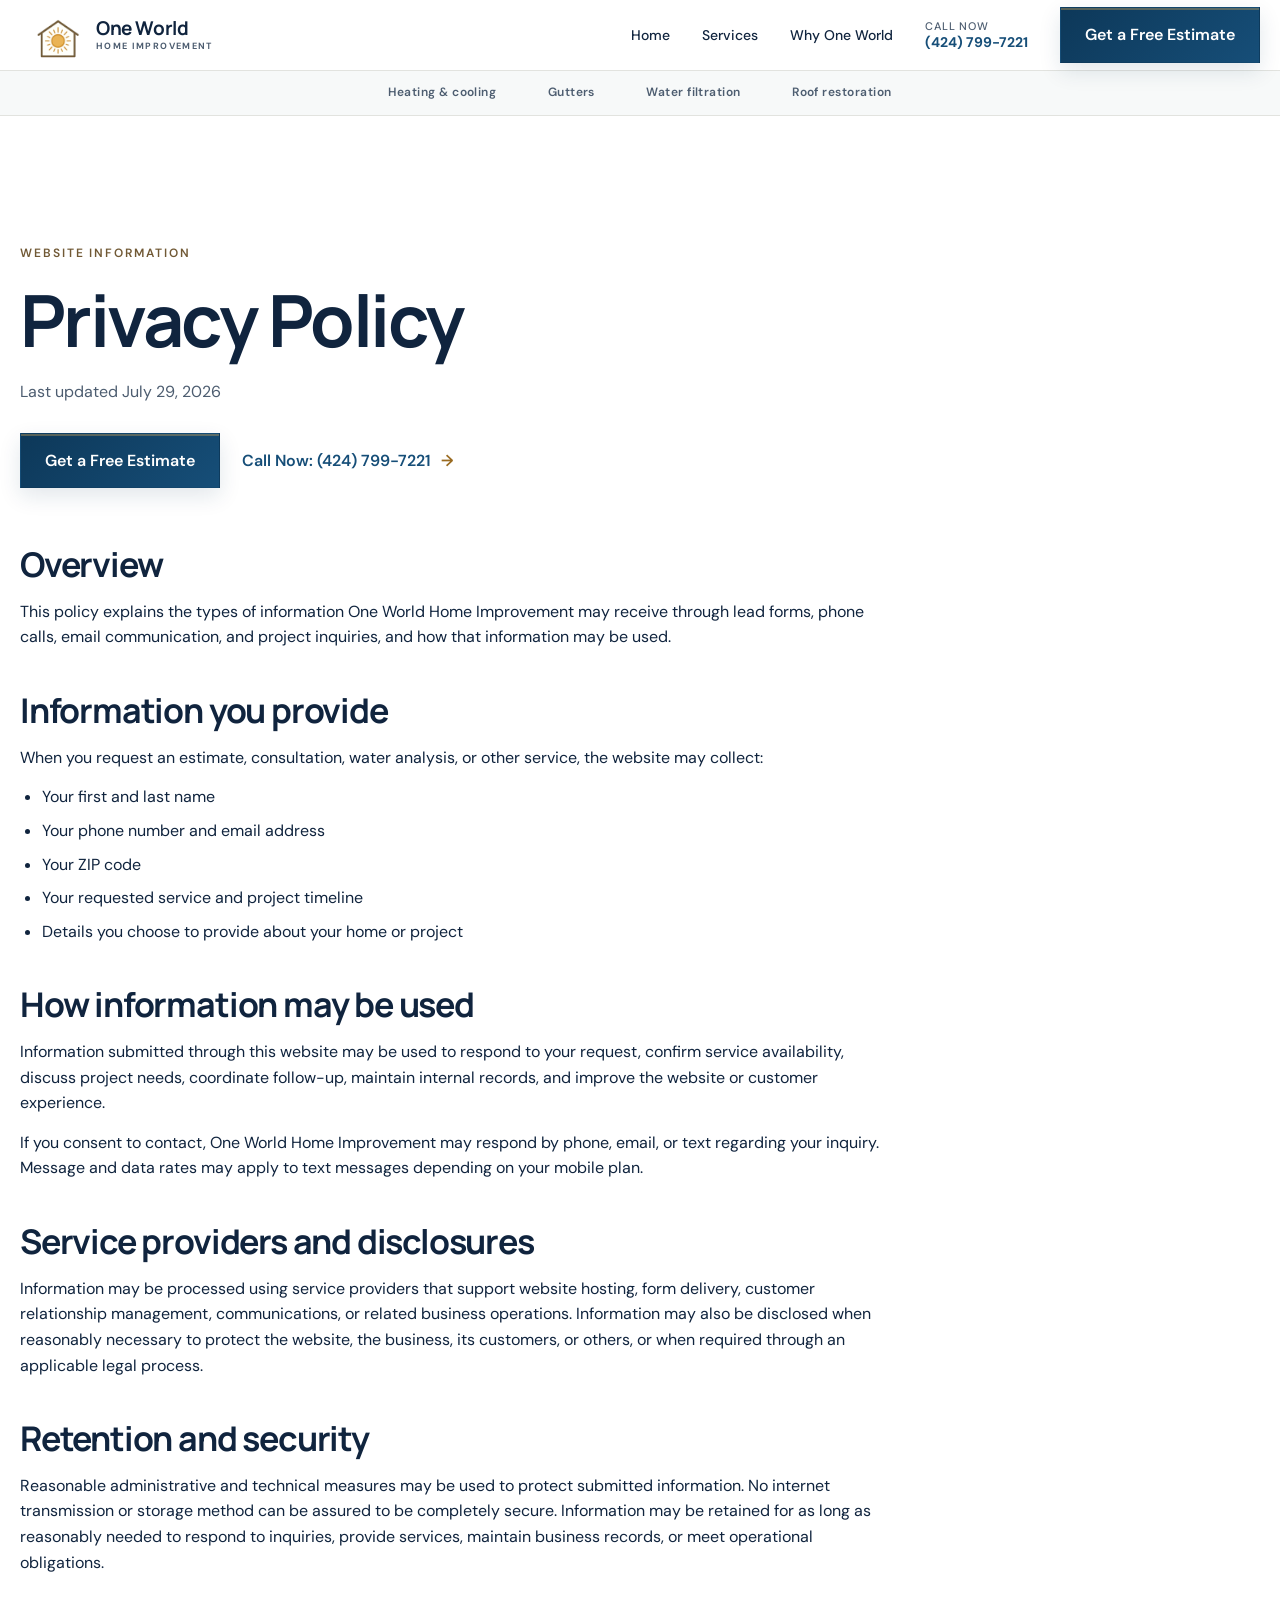
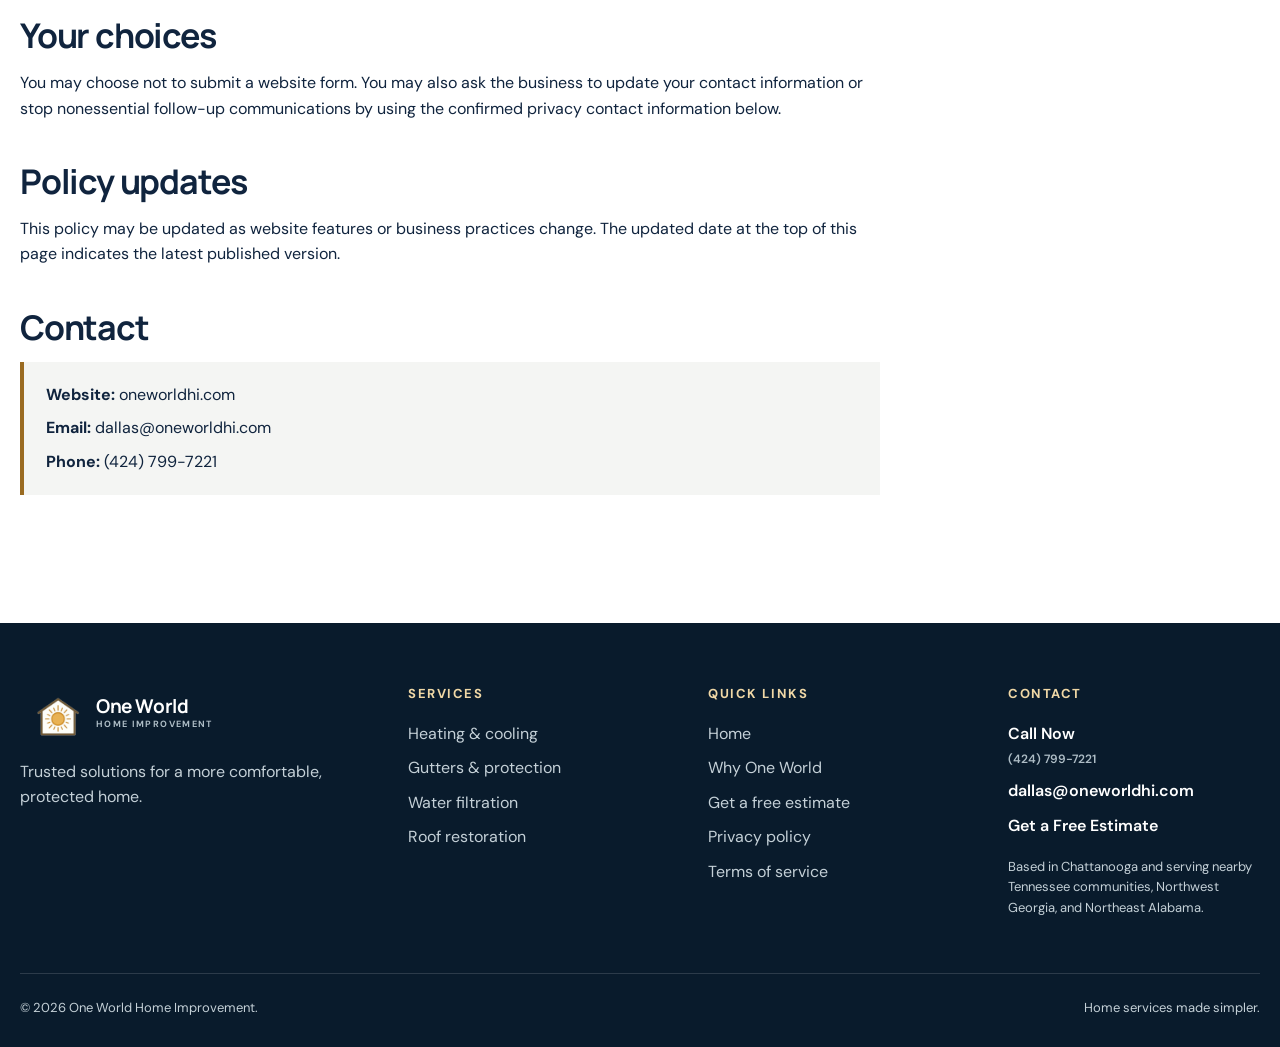
<file: privacy-policy.html>
<!doctype html>
<html lang="en">
<head>
  <meta charset="utf-8">
  <meta name="viewport" content="width=device-width, initial-scale=1">
  <meta name="description" content="Learn how One World Home Improvement handles information submitted through this website.">
  <meta name="theme-color" content="#10243e">
  <meta property="og:type" content="website">
  <meta property="og:url" content="https://oneworldhi.com/privacy-policy.html">
  <meta property="og:title" content="Privacy Policy | One World Home Improvement">
  <meta property="og:description" content="Information about how One World Home Improvement handles website and service-request information.">
  <meta property="og:image" content="https://oneworldhi.com/assets/home-hero.png">
  <meta property="og:image:alt" content="A well-maintained contemporary home">
  <meta name="twitter:card" content="summary_large_image">
  <meta name="twitter:title" content="Privacy Policy | One World Home Improvement">
  <meta name="twitter:description" content="Information about how One World Home Improvement handles website and service-request information.">
  <meta name="twitter:image" content="https://oneworldhi.com/assets/home-hero.png">
  <title>Privacy Policy | One World Home Improvement</title>
  <link rel="canonical" href="https://oneworldhi.com/privacy-policy.html">
  <link rel="icon" href="favicon.ico" sizes="any">
  <link rel="icon" type="image/png" sizes="32x32" href="assets/icons/favicon-32x32.png">
  <link rel="icon" type="image/png" sizes="16x16" href="assets/icons/favicon-16x16.png">
  <link rel="apple-touch-icon" sizes="180x180" href="assets/icons/apple-touch-icon.png">
  <link rel="manifest" href="site.webmanifest">
  <link rel="preconnect" href="https://fonts.googleapis.com">
  <link rel="preconnect" href="https://fonts.gstatic.com" crossorigin>
  <link href="https://fonts.googleapis.com/css2?family=DM+Sans:wght@400;500;600&family=Manrope:wght@500;600;700&display=swap" rel="stylesheet">
  <link rel="stylesheet" href="assets/site.css">
  <link rel="stylesheet" href="assets/service-bar.css">
  <style>
    .legal { padding: clamp(72px, 10vw, 130px) 0; }
    .legal-header { max-width: 820px; margin-bottom: 58px; }
    .legal h1 { max-width: 820px; color: var(--ink); font-size: clamp(40px, 6vw, 72px); }
    .legal-meta { margin-top: 20px; color: var(--ink-soft); }
    .legal-actions { display: flex; flex-wrap: wrap; align-items: center; gap: 22px; margin-top: 28px; }
    .legal-content { max-width: 860px; }
    .legal-content section + section { margin-top: 42px; }
    .legal-content h2 { margin-bottom: 16px; font-size: clamp(25px, 3vw, 34px); }
    .legal-content p + p { margin-top: 14px; }
    .legal-content ul { margin: 14px 0 0; padding-left: 22px; }
    .legal-content li + li { margin-top: 8px; }
    .legal-contact { padding: 20px 22px; border-left: 4px solid var(--brand-gold-dark); background: var(--cloud); }
    .legal-contact p + p { margin-top: 8px; }
  </style>
</head>
<body>
  <a class="skip-link" href="#main">Skip to main content</a>
  <header class="site-header" id="top">
    <div class="container nav">
      <a class="logo" href="index.html" aria-label="One World Home Improvement home">
        <picture><source type="image/webp" srcset="assets/optimized/oneworld-logo-mark-256.webp"><img src="assets/oneworld-logo-mark.png" alt="" width="256" height="256" decoding="async"></picture>
        <span class="logo-copy">One World<small>Home Improvement</small></span>
      </a>
      <button class="nav-toggle" type="button" aria-expanded="false" aria-controls="nav-links" aria-label="Open menu"><span></span></button>
      <nav class="nav-links" id="nav-links" aria-label="Main navigation">
        <a href="index.html">Home</a>
        <a href="index.html#services">Services</a>
        <a href="index.html#why-us">Why One World</a>
        <a class="nav-call" href="tel:+14247997221" aria-label="Call One World Home Improvement at 424-799-7221"><span>Call Now</span><strong>(424) 799-7221</strong></a>
        <a class="button" href="index.html#services">Get a Free Estimate</a>
      </nav>
    </div>
    <nav class="service-bar" aria-label="Our services">
      <div class="container service-bar-inner">
        <a href="hvac/index.html">Heating &amp; cooling</a>
        <a href="gutters/index.html">Gutters</a>
        <a href="water-filtration/index.html">Water filtration</a>
        <a href="roof-restoration/index.html">Roof restoration</a>
      </div>
    </nav>
  </header>

  <main id="main" class="legal">
    <div class="container">
      <div class="legal-header">
        <p class="eyebrow">Website information</p>
        <h1>Privacy Policy</h1>
        <p class="legal-meta">Last updated July 29, 2026</p>
        <div class="legal-actions">
          <a class="button" href="index.html#services">Get a Free Estimate</a>
          <a class="text-link" href="tel:+14247997221">Call Now: (424) 799-7221</a>
        </div>
      </div>

      <div class="legal-content">
        <section aria-labelledby="privacy-overview">
          <h2 id="privacy-overview">Overview</h2>
          <p>This policy explains the types of information One World Home Improvement may receive through lead forms, phone calls, email communication, and project inquiries, and how that information may be used.</p>
        </section>

        <section aria-labelledby="privacy-collection">
          <h2 id="privacy-collection">Information you provide</h2>
          <p>When you request an estimate, consultation, water analysis, or other service, the website may collect:</p>
          <ul>
            <li>Your first and last name</li>
            <li>Your phone number and email address</li>
            <li>Your ZIP code</li>
            <li>Your requested service and project timeline</li>
            <li>Details you choose to provide about your home or project</li>
          </ul>
        </section>

        <section aria-labelledby="privacy-use">
          <h2 id="privacy-use">How information may be used</h2>
          <p>Information submitted through this website may be used to respond to your request, confirm service availability, discuss project needs, coordinate follow-up, maintain internal records, and improve the website or customer experience.</p>
          <p>If you consent to contact, One World Home Improvement may respond by phone, email, or text regarding your inquiry. Message and data rates may apply to text messages depending on your mobile plan.</p>
        </section>

        <section aria-labelledby="privacy-sharing">
          <h2 id="privacy-sharing">Service providers and disclosures</h2>
          <p>Information may be processed using service providers that support website hosting, form delivery, customer relationship management, communications, or related business operations. Information may also be disclosed when reasonably necessary to protect the website, the business, its customers, or others, or when required through an applicable legal process.</p>
        </section>

        <section aria-labelledby="privacy-retention">
          <h2 id="privacy-retention">Retention and security</h2>
          <p>Reasonable administrative and technical measures may be used to protect submitted information. No internet transmission or storage method can be assured to be completely secure. Information may be retained for as long as reasonably needed to respond to inquiries, provide services, maintain business records, or meet operational obligations.</p>
        </section>

        <section aria-labelledby="privacy-choices">
          <h2 id="privacy-choices">Your choices</h2>
          <p>You may choose not to submit a website form. You may also ask the business to update your contact information or stop nonessential follow-up communications by using the confirmed privacy contact information below.</p>
        </section>

        <section aria-labelledby="privacy-updates">
          <h2 id="privacy-updates">Policy updates</h2>
          <p>This policy may be updated as website features or business practices change. The updated date at the top of this page indicates the latest published version.</p>
        </section>

        <section aria-labelledby="privacy-contact">
          <h2 id="privacy-contact">Contact</h2>
          <div class="legal-contact">
            <p><strong>Website:</strong> <a href="https://oneworldhi.com">oneworldhi.com</a></p>
            <p><strong>Email:</strong> <a href="mailto:dallas@oneworldhi.com">dallas@oneworldhi.com</a></p>
            <p><strong>Phone:</strong> <a href="tel:+14247997221">(424) 799-7221</a></p>
          </div>
        </section>
      </div>
    </div>
  </main>

  <footer id="contact">
    <div class="container">
      <div class="footer-grid">
        <div class="footer-brand">
          <a class="logo" href="index.html">
            <picture><source type="image/webp" srcset="assets/optimized/oneworld-logo-mark-256.webp"><img src="assets/oneworld-logo-mark.png" alt="" width="256" height="256" decoding="async"></picture>
            <span class="logo-copy" style="color:#fff">One World<small style="color:#aebdc6">Home Improvement</small></span>
          </a>
          <p>Trusted solutions for a more comfortable, protected home.</p>
        </div>
        <div>
          <h3>Services</h3>
          <ul>
            <li><a href="hvac/index.html">Heating &amp; cooling</a></li>
            <li><a href="gutters/index.html">Gutters &amp; protection</a></li>
            <li><a href="water-filtration/index.html">Water filtration</a></li>
            <li><a href="roof-restoration/index.html">Roof restoration</a></li>
          </ul>
        </div>
        <div>
          <h3>Quick links</h3>
          <ul>
            <li><a href="index.html">Home</a></li>
            <li><a href="index.html#why-us">Why One World</a></li>
            <li><a href="index.html#services">Get a free estimate</a></li>
            <li><a href="privacy-policy.html" aria-current="page">Privacy policy</a></li>
            <li><a href="terms-of-service.html">Terms of service</a></li>
          </ul>
        </div>
        <div class="footer-contact">
          <h3>Contact</h3>
          <ul>
            <li><a href="tel:+14247997221">Call Now<small>(424) 799-7221</small></a></li>
            <li><a href="mailto:dallas@oneworldhi.com">dallas@oneworldhi.com</a></li>
            <li><a href="index.html#services">Get a Free Estimate</a></li>
          </ul>
          <p class="footer-service-area">Based in Chattanooga and serving nearby Tennessee communities, Northwest Georgia, and Northeast Alabama.</p>
        </div>
      </div>
      <div class="footer-bottom">
        <span>© <span id="year"></span> One World Home Improvement.</span>
        <span>Home services made simpler.</span>
      </div>
    </div>
  </footer>
  <script src="assets/site.js" defer></script>
</body>
</html>
</file>
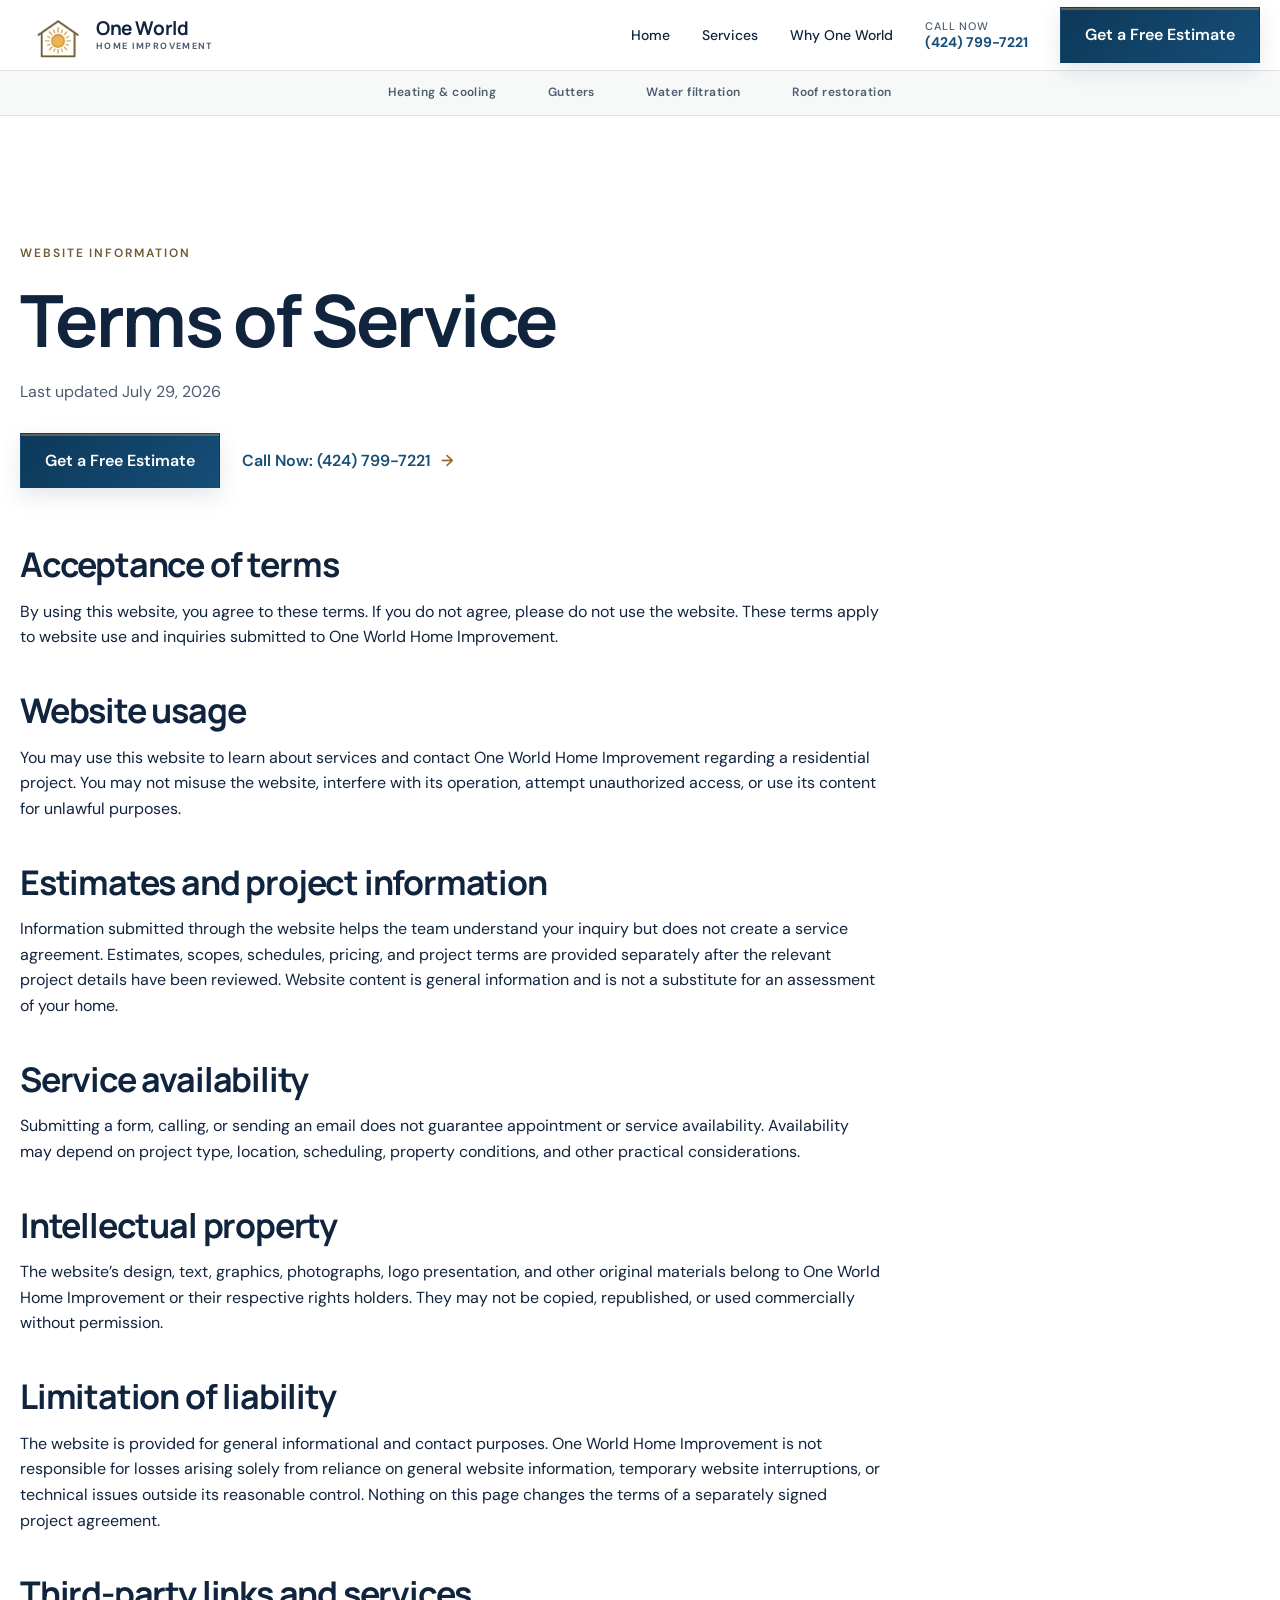
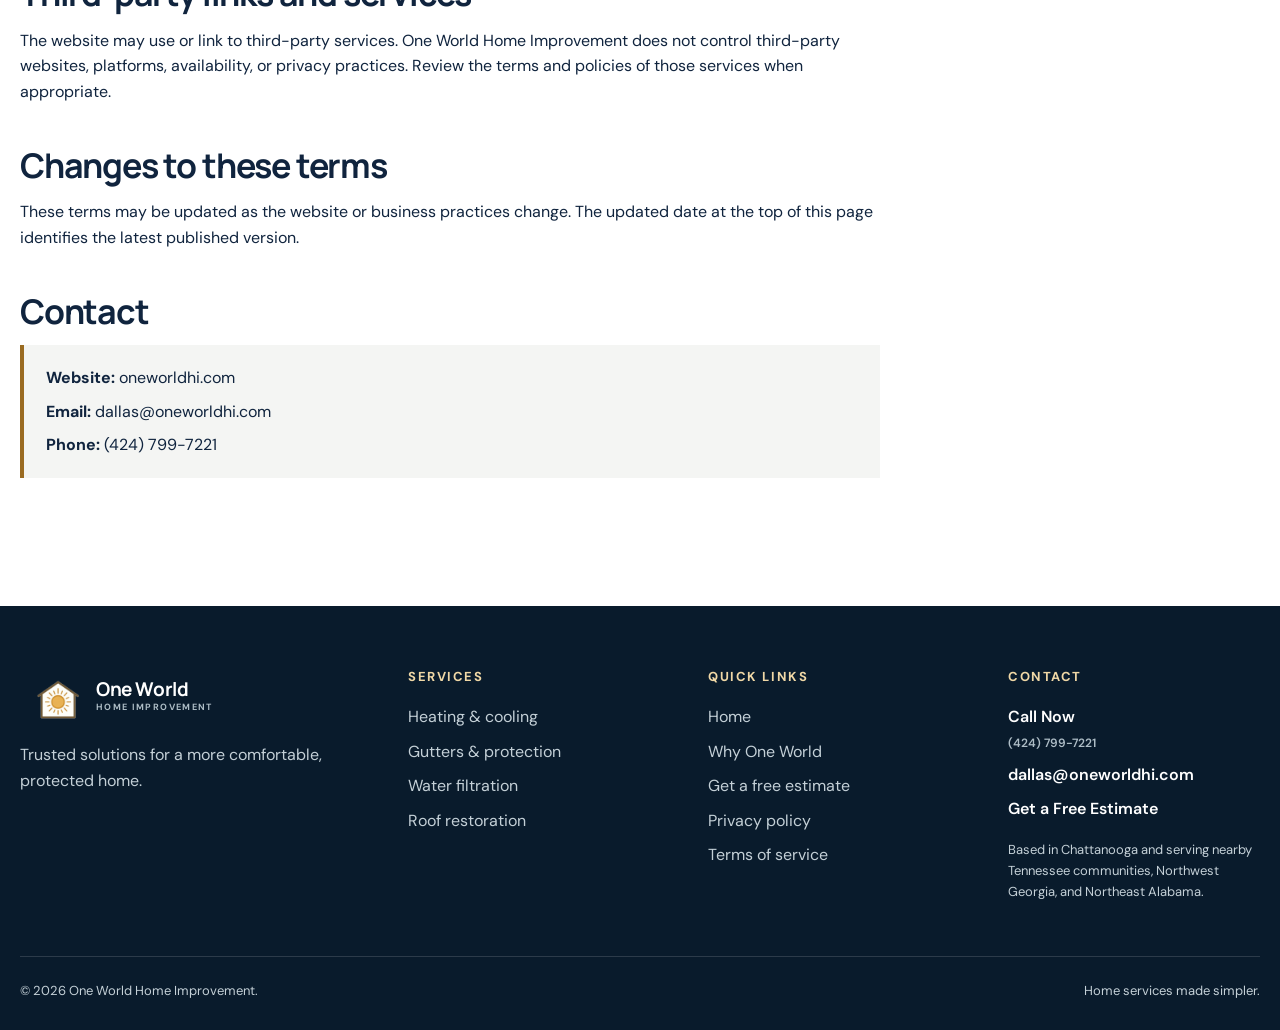
<file: terms-of-service.html>
<!doctype html>
<html lang="en">
<head>
  <meta charset="utf-8">
  <meta name="viewport" content="width=device-width, initial-scale=1">
  <meta name="description" content="Review the website terms for One World Home Improvement, including estimates, availability, and permitted website use.">
  <meta name="theme-color" content="#10243e">
  <meta property="og:type" content="website">
  <meta property="og:url" content="https://oneworldhi.com/terms-of-service.html">
  <meta property="og:title" content="Terms of Service | One World Home Improvement">
  <meta property="og:description" content="Terms governing use of the One World Home Improvement website and service inquiries.">
  <meta property="og:image" content="https://oneworldhi.com/assets/home-hero.png">
  <meta property="og:image:alt" content="A well-maintained contemporary home">
  <meta name="twitter:card" content="summary_large_image">
  <meta name="twitter:title" content="Terms of Service | One World Home Improvement">
  <meta name="twitter:description" content="Terms governing use of the One World Home Improvement website and service inquiries.">
  <meta name="twitter:image" content="https://oneworldhi.com/assets/home-hero.png">
  <title>Terms of Service | One World Home Improvement</title>
  <link rel="canonical" href="https://oneworldhi.com/terms-of-service.html">
  <link rel="icon" href="favicon.ico" sizes="any">
  <link rel="icon" type="image/png" sizes="32x32" href="assets/icons/favicon-32x32.png">
  <link rel="icon" type="image/png" sizes="16x16" href="assets/icons/favicon-16x16.png">
  <link rel="apple-touch-icon" sizes="180x180" href="assets/icons/apple-touch-icon.png">
  <link rel="manifest" href="site.webmanifest">
  <link rel="preconnect" href="https://fonts.googleapis.com">
  <link rel="preconnect" href="https://fonts.gstatic.com" crossorigin>
  <link href="https://fonts.googleapis.com/css2?family=DM+Sans:wght@400;500;600&family=Manrope:wght@500;600;700&display=swap" rel="stylesheet">
  <link rel="stylesheet" href="assets/site.css">
  <link rel="stylesheet" href="assets/service-bar.css">
  <style>
    .legal { padding: clamp(72px, 10vw, 130px) 0; }
    .legal-header { max-width: 820px; margin-bottom: 58px; }
    .legal h1 { max-width: 820px; color: var(--ink); font-size: clamp(40px, 6vw, 72px); }
    .legal-meta { margin-top: 20px; color: var(--ink-soft); }
    .legal-actions { display: flex; flex-wrap: wrap; align-items: center; gap: 22px; margin-top: 28px; }
    .legal-content { max-width: 860px; }
    .legal-content section + section { margin-top: 42px; }
    .legal-content h2 { margin-bottom: 16px; font-size: clamp(25px, 3vw, 34px); }
    .legal-content p + p { margin-top: 14px; }
    .legal-contact { padding: 20px 22px; border-left: 4px solid var(--brand-gold-dark); background: var(--cloud); }
    .legal-contact p + p { margin-top: 8px; }
  </style>
</head>
<body>
  <a class="skip-link" href="#main">Skip to main content</a>
  <header class="site-header" id="top">
    <div class="container nav">
      <a class="logo" href="index.html" aria-label="One World Home Improvement home">
        <picture><source type="image/webp" srcset="assets/optimized/oneworld-logo-mark-256.webp"><img src="assets/oneworld-logo-mark.png" alt="" width="256" height="256" decoding="async"></picture>
        <span class="logo-copy">One World<small>Home Improvement</small></span>
      </a>
      <button class="nav-toggle" type="button" aria-expanded="false" aria-controls="nav-links" aria-label="Open menu"><span></span></button>
      <nav class="nav-links" id="nav-links" aria-label="Main navigation">
        <a href="index.html">Home</a>
        <a href="index.html#services">Services</a>
        <a href="index.html#why-us">Why One World</a>
        <a class="nav-call" href="tel:+14247997221" aria-label="Call One World Home Improvement at 424-799-7221"><span>Call Now</span><strong>(424) 799-7221</strong></a>
        <a class="button" href="index.html#services">Get a Free Estimate</a>
      </nav>
    </div>
    <nav class="service-bar" aria-label="Our services">
      <div class="container service-bar-inner">
        <a href="hvac/index.html">Heating &amp; cooling</a>
        <a href="gutters/index.html">Gutters</a>
        <a href="water-filtration/index.html">Water filtration</a>
        <a href="roof-restoration/index.html">Roof restoration</a>
      </div>
    </nav>
  </header>

  <main id="main" class="legal">
    <div class="container">
      <div class="legal-header">
        <p class="eyebrow">Website information</p>
        <h1>Terms of Service</h1>
        <p class="legal-meta">Last updated July 29, 2026</p>
        <div class="legal-actions">
          <a class="button" href="index.html#services">Get a Free Estimate</a>
          <a class="text-link" href="tel:+14247997221">Call Now: (424) 799-7221</a>
        </div>
      </div>

      <div class="legal-content">
        <section aria-labelledby="terms-acceptance">
          <h2 id="terms-acceptance">Acceptance of terms</h2>
          <p>By using this website, you agree to these terms. If you do not agree, please do not use the website. These terms apply to website use and inquiries submitted to One World Home Improvement.</p>
        </section>

        <section aria-labelledby="terms-use">
          <h2 id="terms-use">Website usage</h2>
          <p>You may use this website to learn about services and contact One World Home Improvement regarding a residential project. You may not misuse the website, interfere with its operation, attempt unauthorized access, or use its content for unlawful purposes.</p>
        </section>

        <section aria-labelledby="terms-estimates">
          <h2 id="terms-estimates">Estimates and project information</h2>
          <p>Information submitted through the website helps the team understand your inquiry but does not create a service agreement. Estimates, scopes, schedules, pricing, and project terms are provided separately after the relevant project details have been reviewed. Website content is general information and is not a substitute for an assessment of your home.</p>
        </section>

        <section aria-labelledby="terms-availability">
          <h2 id="terms-availability">Service availability</h2>
          <p>Submitting a form, calling, or sending an email does not guarantee appointment or service availability. Availability may depend on project type, location, scheduling, property conditions, and other practical considerations.</p>
        </section>

        <section aria-labelledby="terms-property">
          <h2 id="terms-property">Intellectual property</h2>
          <p>The website’s design, text, graphics, photographs, logo presentation, and other original materials belong to One World Home Improvement or their respective rights holders. They may not be copied, republished, or used commercially without permission.</p>
        </section>

        <section aria-labelledby="terms-liability">
          <h2 id="terms-liability">Limitation of liability</h2>
          <p>The website is provided for general informational and contact purposes. One World Home Improvement is not responsible for losses arising solely from reliance on general website information, temporary website interruptions, or technical issues outside its reasonable control. Nothing on this page changes the terms of a separately signed project agreement.</p>
        </section>

        <section aria-labelledby="terms-links">
          <h2 id="terms-links">Third-party links and services</h2>
          <p>The website may use or link to third-party services. One World Home Improvement does not control third-party websites, platforms, availability, or privacy practices. Review the terms and policies of those services when appropriate.</p>
        </section>

        <section aria-labelledby="terms-changes">
          <h2 id="terms-changes">Changes to these terms</h2>
          <p>These terms may be updated as the website or business practices change. The updated date at the top of this page identifies the latest published version.</p>
        </section>

        <section aria-labelledby="terms-contact">
          <h2 id="terms-contact">Contact</h2>
          <div class="legal-contact">
            <p><strong>Website:</strong> <a href="https://oneworldhi.com">oneworldhi.com</a></p>
            <p><strong>Email:</strong> <a href="mailto:dallas@oneworldhi.com">dallas@oneworldhi.com</a></p>
            <p><strong>Phone:</strong> <a href="tel:+14247997221">(424) 799-7221</a></p>
          </div>
        </section>
      </div>
    </div>
  </main>

  <footer id="contact">
    <div class="container">
      <div class="footer-grid">
        <div class="footer-brand">
          <a class="logo" href="index.html">
            <picture><source type="image/webp" srcset="assets/optimized/oneworld-logo-mark-256.webp"><img src="assets/oneworld-logo-mark.png" alt="" width="256" height="256" decoding="async"></picture>
            <span class="logo-copy" style="color:#fff">One World<small style="color:#aebdc6">Home Improvement</small></span>
          </a>
          <p>Trusted solutions for a more comfortable, protected home.</p>
        </div>
        <div>
          <h3>Services</h3>
          <ul>
            <li><a href="hvac/index.html">Heating &amp; cooling</a></li>
            <li><a href="gutters/index.html">Gutters &amp; protection</a></li>
            <li><a href="water-filtration/index.html">Water filtration</a></li>
            <li><a href="roof-restoration/index.html">Roof restoration</a></li>
          </ul>
        </div>
        <div>
          <h3>Quick links</h3>
          <ul>
            <li><a href="index.html">Home</a></li>
            <li><a href="index.html#why-us">Why One World</a></li>
            <li><a href="index.html#services">Get a free estimate</a></li>
            <li><a href="privacy-policy.html">Privacy policy</a></li>
            <li><a href="terms-of-service.html" aria-current="page">Terms of service</a></li>
          </ul>
        </div>
        <div class="footer-contact">
          <h3>Contact</h3>
          <ul>
            <li><a href="tel:+14247997221">Call Now<small>(424) 799-7221</small></a></li>
            <li><a href="mailto:dallas@oneworldhi.com">dallas@oneworldhi.com</a></li>
            <li><a href="index.html#services">Get a Free Estimate</a></li>
          </ul>
          <p class="footer-service-area">Based in Chattanooga and serving nearby Tennessee communities, Northwest Georgia, and Northeast Alabama.</p>
        </div>
      </div>
      <div class="footer-bottom">
        <span>© <span id="year"></span> One World Home Improvement.</span>
        <span>Home services made simpler.</span>
      </div>
    </div>
  </footer>
  <script src="assets/site.js" defer></script>
</body>
</html>
</file>
<file: assets/site.css>
:root {
      --ink: #10243e;
      --ink-soft: #4d5d70;
      --blue: #164e78;
      --blue-dark: #0d3859;
      --brand-brown: #715935;
      --brand-gold-dark: #9a6b21;
      --brand-gold: #d2922f;
      --brand-gold-light: #e5af56;
      --cloud: #f4f5f3;
      --sand: #f5f1ea;
      --white: #fff;
      --line: #e2e3df;
      --max: 1280px;
      --display: "Manrope", sans-serif;
      --body: "DM Sans", sans-serif;
    }
    *, *::before, *::after { box-sizing: border-box; }
    html { scroll-behavior: smooth; scroll-padding-top: 146px; }
    body {
      margin: 0;
      color: var(--ink);
      background: var(--white);
      font-family: var(--body);
      font-size: 16px;
      line-height: 1.6;
      -webkit-font-smoothing: antialiased;
    }
    body.menu-open { overflow: hidden; }
    picture { display: contents; }
    img { display: block; width: 100%; }
    a { color: inherit; text-decoration: none; }
    button { font: inherit; cursor: pointer; }
    :focus-visible { outline: 3px solid var(--brand-gold-dark); outline-offset: 4px; }
    .skip-link {
      position: fixed; top: 8px; left: 8px; z-index: 100;
      padding: 10px 14px; background: var(--white); color: var(--ink);
      transform: translateY(-160%);
    }
    .skip-link:focus { transform: none; }
    .container { width: min(calc(100% - 40px), var(--max)); margin-inline: auto; }
    .eyebrow {
      margin: 0 0 18px;
      color: var(--brand-brown);
      font-size: 12px;
      font-weight: 600;
      letter-spacing: .16em;
      text-transform: uppercase;
    }
    h1, h2, h3 {
      margin: 0;
      font-family: var(--display);
      line-height: 1.08;
      letter-spacing: -.035em;
      text-wrap: balance;
    }
    h1 { max-width: 850px; color: var(--white); font-size: clamp(42px, 6.1vw, 84px); }
    h2 { font-size: clamp(34px, 4.4vw, 62px); }
    h3 { font-size: clamp(23px, 2.4vw, 32px); }
    p { margin: 0; }
    .button {
      display: inline-flex;
      min-height: 54px;
      align-items: center;
      justify-content: center;
      padding: 14px 24px;
      border: 1px solid transparent;
      background: linear-gradient(135deg, var(--blue-dark), var(--blue));
      color: var(--white);
      font-weight: 600;
      box-shadow: inset 0 2px 0 rgba(229,175,86,.34), 0 8px 22px rgba(13,56,89,.12);
      transition: background .2s ease, box-shadow .2s ease, transform .2s ease;
    }
    .button:hover {
      background: linear-gradient(135deg, #0a304d, var(--blue-dark));
      box-shadow: inset 0 2px 0 rgba(229,175,86,.45), 0 10px 26px rgba(13,56,89,.18);
      transform: translateY(-1px);
    }
    .button-light { background: var(--white); color: var(--ink); box-shadow: inset 0 2px 0 rgba(210,146,47,.52); }
    .button-light:hover { background: #f4f3f0; box-shadow: inset 0 2px 0 rgba(210,146,47,.7); }
    .text-link {
      display: inline-flex;
      align-items: center;
      gap: 10px;
      color: var(--blue);
      font-weight: 600;
    }
    .text-link::after { content: "→"; color: var(--brand-gold-dark); transition: transform .2s ease; }
    .text-link:hover::after { transform: translateX(4px); }

    .site-header {
      position: sticky;
      top: 0;
      z-index: 20;
      background: rgba(255,255,255,.97);
      border-bottom: 1px solid var(--line);
    }
    .nav {
      min-height: 70px;
      display: flex;
      align-items: center;
      justify-content: space-between;
      gap: 32px;
    }
    .logo { display: flex; align-items: center; gap: 12px; }
    .logo img {
      width: 52px;
      height: 52px;
      object-fit: contain;
      background: transparent;
      border-radius: 0;
    }
    .logo-copy {
      line-height: 1.06;
      font-family: var(--display);
      font-size: 19px;
      font-weight: 700;
      letter-spacing: -.02em;
    }
    .logo-copy small {
      display: block;
      margin-top: 4px;
      color: var(--ink-soft);
      font-family: var(--body);
      font-size: 9px;
      letter-spacing: .15em;
      text-transform: uppercase;
    }
    .nav-links { display: flex; align-items: center; gap: 32px; }
    .nav-links a:not(.button) { font-size: 14px; font-weight: 500; }
    .nav-call { display: grid; gap: 1px; line-height: 1.15; }
    .nav-call span { color: var(--ink-soft); font-size: 11px; text-transform: uppercase; letter-spacing: .08em; }
    .nav-call strong { color: var(--blue); font-size: 14px; white-space: nowrap; }
    .nav-links a:not(.button):hover { color: var(--brand-brown); }
    .nav-links a[aria-current="page"] { color: var(--brand-brown); font-weight: 600; }
    .nav-toggle {
      display: none;
      width: 44px;
      height: 44px;
      border: 0;
      background: transparent;
      color: var(--ink);
    }
    .nav-toggle span, .nav-toggle::before, .nav-toggle::after {
      content: "";
      display: block;
      width: 24px;
      height: 2px;
      margin: 5px auto;
      background: currentColor;
      transition: .2s ease;
    }

    .hero {
      min-height: min(790px, calc(100svh - 114px));
      display: grid;
      align-items: end;
      position: relative;
      isolation: isolate;
      overflow: hidden;
      background: var(--ink);
    }
    .hero-media, .hero-media::after { position: absolute; inset: 0; }
    .hero-media { z-index: -2; }
    .hero-media img { height: 100%; object-fit: cover; object-position: center; }
    .hero-media::after {
      content: "";
      background: linear-gradient(90deg, rgba(7,26,45,.91) 0%, rgba(7,26,45,.67) 44%, rgba(7,26,45,.18) 78%);
    }
    .hero-content { padding-block: clamp(90px, 13vw, 160px) clamp(68px, 9vw, 108px); }
    .hero .eyebrow { color: #f0d8a6; }
    .hero p:not(.eyebrow) {
      max-width: 590px;
      margin: 26px 0 34px;
      color: #e9eff2;
      font-size: clamp(17px, 1.7vw, 21px);
    }
    .hero-actions { display: flex; flex-wrap: wrap; align-items: center; gap: 24px; }
    .hero-phone { color: var(--white); font-weight: 600; }
    .hero-phone span { white-space: nowrap; }

    .trust-strip { border-bottom: 1px solid var(--line); }
    .trust-inner {
      min-height: 94px;
      display: grid;
      grid-template-columns: 1.3fr repeat(3, 1fr);
      align-items: center;
      gap: 34px;
    }
    .trust-inner strong { font-family: var(--display); font-size: 17px; }
    .trust-item { color: var(--ink-soft); font-size: 14px; }
    .trust-item::before { content: "✓"; margin-right: 10px; color: var(--brand-gold-dark); font-weight: 700; }

    .intro { padding: clamp(90px, 11vw, 150px) 0; }
    .intro-grid {
      display: grid;
      grid-template-columns: 1fr 1fr;
      align-items: center;
      gap: clamp(48px, 8vw, 110px);
    }
    .intro-copy > p:not(.eyebrow) { margin: 26px 0 30px; color: var(--ink-soft); font-size: 19px; }
    .intro-copy .service-region {
      margin-top: -14px;
      color: var(--brand-brown);
      font-size: 14px;
      font-weight: 600;
    }
    .intro-note { padding: clamp(34px, 5vw, 58px); border-top: 2px solid rgba(210,146,47,.55); background: var(--sand); }
    .intro-note strong { display: block; margin-bottom: 12px; font-family: var(--display); font-size: 22px; }
    .intro-note p { color: var(--ink-soft); }

    .service-section { padding: clamp(90px, 12vw, 160px) 0; background: var(--cloud); }
    .section-head { max-width: 780px; margin-bottom: 70px; }
    .section-head::after {
      content: "";
      display: block;
      width: 72px;
      height: 2px;
      margin-top: 30px;
      background: linear-gradient(90deg, var(--brand-gold-dark), rgba(210,146,47,.12));
    }
    .section-head > p:not(.eyebrow) { max-width: 620px; margin-top: 24px; color: var(--ink-soft); font-size: 18px; }
    .service-list { display: grid; grid-template-columns: repeat(2, 1fr); background: var(--line); gap: 1px; }
    .service-item {
      min-height: 320px;
      padding: clamp(34px, 5vw, 64px);
      background: var(--white);
      box-shadow: inset 0 2px 0 rgba(210,146,47,.32);
    }
    .service-number { display: block; margin-bottom: 36px; color: var(--brand-brown); font-family: var(--display); font-size: 13px; font-weight: 700; }
    .service-item h3 { max-width: 440px; }
    .service-item p { max-width: 470px; margin-top: 18px; color: var(--ink-soft); }

    .benefits { padding: clamp(90px, 12vw, 160px) 0; }
    .benefit-grid { display: grid; grid-template-columns: .9fr 1.1fr; gap: clamp(60px, 10vw, 140px); }
    .benefit-heading { position: sticky; top: 140px; align-self: start; }
    .benefit-list { display: grid; }
    .benefit {
      padding: 38px 0;
      border-bottom: 1px solid var(--line);
    }
    .benefit:first-child { padding-top: 0; }
    .benefit h3 { font-size: 25px; }
    .benefit p { margin-top: 13px; color: var(--ink-soft); }

    .image-break { position: relative; min-height: min(760px, 72vw); overflow: hidden; }
    .image-break img { position: absolute; inset: 0; height: 100%; object-fit: cover; object-position: center 56%; }
    .image-break::after {
      content: "";
      position: absolute;
      inset: 55% 0 0;
      background: linear-gradient(0deg, rgba(7,26,45,.52), transparent);
    }
    .image-caption {
      position: absolute;
      z-index: 1;
      right: max(20px, calc((100% - var(--max)) / 2));
      bottom: 46px;
      max-width: 410px;
      padding: 26px 30px;
      border-top: 2px solid rgba(210,146,47,.58);
      background: var(--white);
    }
    .image-caption p { color: var(--ink-soft); }

    .process { padding: clamp(90px, 12vw, 160px) 0; }
    .process-head { max-width: 750px; margin-bottom: 72px; }
    .steps { display: grid; grid-template-columns: repeat(3, 1fr); gap: 60px; }
    .step-number {
      display: block;
      margin-bottom: 28px;
      color: var(--brand-brown);
      font-family: var(--display);
      font-size: 14px;
      font-weight: 700;
    }
    .step h3 { font-size: 26px; }
    .step p { margin-top: 14px; color: var(--ink-soft); }

    .faq { padding: clamp(90px, 12vw, 160px) 0; background: var(--cloud); }
    .faq-grid { display: grid; grid-template-columns: .75fr 1.25fr; gap: clamp(50px, 10vw, 140px); }
    .faq-list { border-top: 1px solid var(--line); }
    details { border-bottom: 1px solid var(--line); }
    summary {
      display: flex;
      align-items: center;
      justify-content: space-between;
      gap: 20px;
      padding: 28px 0;
      font-family: var(--display);
      font-size: 19px;
      font-weight: 600;
      cursor: pointer;
      list-style: none;
    }
    summary::-webkit-details-marker { display: none; }
    summary::after { content: "+"; color: var(--brand-brown); font-family: var(--body); font-size: 26px; font-weight: 400; }
    details[open] summary::after { content: "−"; }
    details p { max-width: 680px; padding: 0 42px 28px 0; color: var(--ink-soft); }

    .cta {
      position: relative;
      isolation: isolate;
      padding: clamp(90px, 13vw, 170px) 0;
      color: var(--white);
      overflow: hidden;
      background: var(--ink);
    }
    .cta::before {
      content: "";
      position: absolute;
      inset: 0;
      z-index: -2;
      background-image: url("home-hero.png");
      background-image: image-set(url("optimized/home-hero-1280.webp") type("image/webp"), url("home-hero.png") type("image/png"));
      background-position: center 60%;
      background-size: cover;
    }
    .cta::after { content: ""; position: absolute; inset: 0; z-index: -1; background: rgba(8,29,49,.82); }
    .cta-inner { display: grid; grid-template-columns: 1fr auto; align-items: end; gap: 60px; }
    .cta-actions { display: grid; gap: 14px; min-width: 230px; }
    .cta-phone { color: var(--white); font-weight: 600; text-align: center; }
    .cta-phone span { display: block; margin-top: 2px; font-size: 14px; }
    .cta h2 { max-width: 800px; color: var(--white); }
    .cta p:not(.eyebrow) { max-width: 600px; margin-top: 22px; color: #d9e5e9; font-size: 18px; }
    .cta .eyebrow { color: #f0d8a6; }

    footer { padding: 64px 0 28px; background: #091b2c; color: #c4d0d7; }
    .footer-grid { display: grid; grid-template-columns: 1.35fr repeat(3, 1fr); gap: 48px; padding-bottom: 54px; }
    .footer-brand { max-width: 350px; }
    .footer-brand p { margin-top: 20px; }
    footer h3 {
      margin-bottom: 20px;
      color: #f0d8a6;
      font-family: var(--body);
      font-size: 13px;
      letter-spacing: .12em;
      text-transform: uppercase;
    }
    footer ul { display: grid; gap: 9px; margin: 0; padding: 0; list-style: none; }
    footer a:hover { color: var(--white); }
    .footer-contact a { color: var(--white); font-weight: 600; }
    .footer-contact small { display: block; margin-top: 4px; color: #aebdc6; font-size: 12px; }
    .footer-service-area { margin-top: 18px; font-size: 13px; line-height: 1.6; }
    .footer-bottom {
      display: flex;
      justify-content: space-between;
      gap: 30px;
      padding-top: 24px;
      border-top: 1px solid rgba(255,255,255,.14);
      font-size: 13px;
    }
    .reveal { opacity: 0; transform: translateY(22px); transition: opacity .7s ease, transform .7s ease; }
    .reveal.visible { opacity: 1; transform: none; }

    @media (max-width: 1050px) {
      .nav-toggle { display: block; }
      .nav-links {
        position: fixed;
        inset: 114px 0 auto;
        display: grid;
        gap: 0;
        padding: 24px 20px 36px;
        background: var(--white);
        border-bottom: 1px solid var(--line);
        transform: translateY(-130%);
        opacity: 0;
        pointer-events: none;
        transition: .25s ease;
      }
      .nav-links.open { transform: none; opacity: 1; pointer-events: auto; }
      .nav-links a:not(.button) { padding: 15px 0; border-bottom: 1px solid var(--line); font-size: 17px; }
      .nav-call { gap: 3px; }
      .nav-call span { font-size: 11px; }
      .nav-call strong { font-size: 17px; }
      .trust-inner { grid-template-columns: 1fr; gap: 9px; padding-block: 26px; }
      .intro-grid, .benefit-grid, .faq-grid, .cta-inner { grid-template-columns: 1fr; gap: 48px; }
      .benefit-heading { position: static; }
      .image-break { min-height: 620px; }
      .steps { gap: 28px; }
      .cta-inner { align-items: start; }
      .footer-grid { grid-template-columns: repeat(2, 1fr); }
    }
    @media (max-width: 650px) {
      .container { width: min(calc(100% - 32px), var(--max)); }
      .nav { min-height: 64px; }
      .logo img { width: 46px; height: 46px; }
      .logo-copy { font-size: 16px; }
      .logo-copy small { font-size: 8px; }
      .nav-links { inset-block-start: 108px; }
      h1 { font-size: clamp(38px, 11vw, 50px); }
      h2 { font-size: clamp(31px, 9vw, 40px); }
      .hero { min-height: 620px; }
      .hero-media img { object-position: 56% center; }
      .hero-media::after { background: linear-gradient(90deg, rgba(7,26,45,.88), rgba(7,26,45,.38)); }
      .hero-actions { align-items: stretch; flex-direction: column; }
      .hero-phone { text-align: center; }
      .button { width: 100%; }
      .intro-copy > p:not(.eyebrow) { font-size: 17px; }
      .service-list, .steps, .footer-grid { grid-template-columns: 1fr; }
      .service-item { min-height: 0; }
      .image-break { min-height: 520px; }
      .image-break img { object-position: 58% center; }
      .image-caption { right: 16px; bottom: 16px; left: 16px; padding: 22px; }
      .process-head { margin-bottom: 52px; }
      .steps { gap: 50px; }
      .faq-grid { gap: 40px; }
      summary { font-size: 17px; }
      .footer-grid { gap: 38px; }
      .footer-bottom { flex-direction: column; gap: 8px; }
      .intro, .service-section, .benefits, .process, .faq, .lead-section { padding-block: 72px; }
      .cta { padding-block: 80px; }
      footer { padding-top: 52px; }
    }
    @media (max-height: 700px) and (min-width: 1051px) {
      .benefit-heading { position: static; }
    }
    @media (prefers-reduced-motion: reduce) {
      html { scroll-behavior: auto; }
      *, *::before, *::after { transition-duration: .01ms !important; animation-duration: .01ms !important; }
      .reveal { opacity: 1; transform: none; }
    }
</file>
<file: assets/service-bar.css>
.service-bar {
  border-top: 1px solid var(--line);
  background: #f7f9f9;
}
.service-bar-inner {
  min-height: 44px;
  display: flex;
  align-items: center;
  justify-content: center;
  gap: clamp(20px, 4vw, 52px);
}
.service-bar a {
  color: var(--ink-soft);
  font-size: 12px;
  font-weight: 600;
  letter-spacing: .04em;
  white-space: nowrap;
}
.service-bar a:hover,
.service-bar a[aria-current="page"] {
  color: var(--brand-brown);
}
.service-bar a[aria-current="page"] {
  text-decoration: underline;
  text-decoration-thickness: 2px;
  text-decoration-color: var(--brand-gold);
  text-underline-offset: 7px;
}
@media (max-width: 650px) {
  .service-bar {
    overflow-x: auto;
    scrollbar-width: none;
  }
  .service-bar::-webkit-scrollbar { display: none; }
  .service-bar-inner {
    width: max-content;
    min-width: 100%;
    justify-content: flex-start;
    gap: 26px;
    padding-inline: 16px;
  }
}
</file>
<file: assets/home.css>
/* Homepage-only layout and presentation overrides.
   Shared tokens, typography, header, footer, CTA, and interactions live in site.css. */

h1 { max-width: 780px; }
h3 { font-size: clamp(24px, 2.4vw, 34px); }

.hero { min-height: min(830px, calc(100svh - 114px)); }
.hero-media img { object-position: center; }
.hero-media::after {
  background: linear-gradient(90deg, rgba(7,26,45,.9) 0%, rgba(7,26,45,.67) 45%, rgba(7,26,45,.2) 76%);
}
.hero-content {
  padding-block: clamp(90px, 13vw, 170px) clamp(68px, 9vw, 115px);
}
.hero p:not(.eyebrow) { max-width: 620px; }

.intro { padding: clamp(90px, 11vw, 150px) 0 70px; }
.intro-grid {
  grid-template-columns: 1fr 1fr;
  align-items: end;
  gap: 80px;
}
.intro-copy {
  max-width: 520px;
  color: var(--ink-soft);
  font-size: 19px;
}

.services { padding-bottom: clamp(90px, 12vw, 160px); }
.service-grid {
  display: grid;
  grid-template-columns: repeat(2, 1fr);
  gap: 12px;
}
.service {
  min-height: min(650px, 66vw);
  display: flex;
  align-items: end;
  position: relative;
  isolation: isolate;
  overflow: hidden;
  background: var(--ink);
}
.service img {
  position: absolute;
  inset: 0;
  z-index: -2;
  height: 100%;
  object-fit: cover;
  transition: transform .7s cubic-bezier(.2,.65,.25,1);
}
.service::after {
  content: "";
  position: absolute;
  inset: 0;
  z-index: -1;
  background: linear-gradient(0deg, rgba(7,25,42,.88), rgba(7,25,42,.04) 68%);
}
.service:hover img { transform: scale(1.025); }
.service-content {
  width: 100%;
  padding: clamp(28px, 4vw, 52px);
}
.service-content::before {
  content: "";
  display: block;
  width: 54px;
  height: 2px;
  margin-bottom: 22px;
  background: var(--brand-gold-light);
}
.service h3 { color: var(--white); }
.service p {
  max-width: 470px;
  margin: 13px 0 22px;
  color: #e5edf0;
}
.service .text-link { color: var(--white); }

.feature {
  padding: clamp(90px, 12vw, 160px) 0;
  background: var(--cloud);
}
.split {
  min-height: 650px;
  display: grid;
  grid-template-columns: 1.03fr .97fr;
  background: var(--white);
}
.split-media img {
  height: 100%;
  object-fit: cover;
}
.split-copy {
  display: flex;
  flex-direction: column;
  justify-content: center;
  padding: clamp(42px, 7vw, 96px);
}
.split-copy > p:not(.eyebrow) {
  margin: 26px 0 32px;
  color: var(--ink-soft);
  font-size: 18px;
}
.check-list {
  display: grid;
  gap: 16px;
  margin: 0 0 36px;
  padding: 0;
  list-style: none;
}
.check-list li {
  display: flex;
  gap: 12px;
}
.check-list li::before {
  content: "✓";
  color: var(--brand-gold-dark);
  font-weight: 700;
}

.areas {
  padding: clamp(86px, 11vw, 140px) 0;
  border-top: 1px solid var(--line);
  background: var(--white);
}
.areas-grid {
  display: grid;
  grid-template-columns: .82fr 1.18fr;
  gap: clamp(48px, 9vw, 130px);
}
.areas-heading { max-width: 520px; }
.areas-copy > p:first-child {
  max-width: 690px;
  color: var(--ink-soft);
  font-size: 18px;
}
.area-list {
  display: grid;
  grid-template-columns: repeat(3, minmax(0, 1fr));
  gap: 13px 24px;
  margin: 34px 0;
  padding: 30px 0;
  border-block: 1px solid var(--line);
  list-style: none;
}
.area-list li {
  position: relative;
  padding-left: 14px;
  font-size: 14px;
}
.area-list li::before {
  content: "";
  position: absolute;
  top: .7em;
  left: 0;
  width: 4px;
  height: 4px;
  border-radius: 50%;
  background: var(--brand-gold-dark);
}
.areas-regional { color: var(--brand-brown); font-weight: 600; }

@media (max-width: 1050px) {
  .intro-grid,
  .split,
  .areas-grid { grid-template-columns: 1fr; gap: 34px; }
  .intro-copy { font-size: 17px; }
  .service { min-height: 440px; }
  .split { min-height: 0; }
  .split-media { min-height: 460px; }
}

@media (max-width: 650px) {
  .hero-media img { object-position: 62% center; }
  .hero-media::after {
    background: linear-gradient(90deg, rgba(7,26,45,.86), rgba(7,26,45,.35));
  }
  .service-grid { grid-template-columns: 1fr; gap: 8px; }
  .service { min-height: 410px; }
  .split-media { min-height: 330px; }
  .split-copy { padding: 40px 24px 48px; }
  .intro,
  .feature { padding-block: 72px; }
  .services { padding-bottom: 72px; }
  .areas { padding-block: 72px; }
  .area-list { grid-template-columns: repeat(2, minmax(0, 1fr)); gap: 12px 18px; }
}

@media (max-height: 700px) and (min-width: 1051px) {
  .split-copy { padding-block: 52px; }
}
</file>
<file: assets/lead-form.css>
.lead-section {
  padding: clamp(90px, 12vw, 160px) 0;
  background: var(--sand);
}
.lead-grid {
  display: grid;
  grid-template-columns: .82fr 1.18fr;
  gap: clamp(48px, 8vw, 100px);
  align-items: start;
}
.lead-copy {
  position: sticky;
  top: 140px;
}
.lead-copy > p:not(.eyebrow) {
  margin-top: 24px;
  color: var(--ink-soft);
  font-size: 18px;
}
.lead-form {
  padding: clamp(30px, 5vw, 56px);
  background: var(--white);
  border: 1px solid var(--line);
  border-top: 2px solid rgba(210,146,47,.52);
}
.lead-fields {
  display: grid;
  grid-template-columns: repeat(2, 1fr);
  gap: 22px 18px;
}
.lead-field {
  display: grid;
  gap: 8px;
}
.lead-field-wide { grid-column: 1 / -1; }
.lead-field label {
  color: var(--ink);
  font-size: 13px;
  font-weight: 600;
}
.lead-field label span {
  color: var(--ink-soft);
  font-weight: 400;
}
.lead-field label:has(+ input[required])::after,
.lead-field label:has(+ select[required])::after {
  content: " *";
  color: #9e2f2f;
}
.lead-required-note {
  margin: 0 0 20px;
  color: var(--ink-soft);
  font-size: 13px;
}
.lead-field input,
.lead-field select,
.lead-field textarea {
  width: 100%;
  min-height: 52px;
  padding: 13px 14px;
  border: 1px solid #cbd4d8;
  border-radius: 0;
  background: var(--white);
  color: var(--ink);
  font: inherit;
}
.lead-field textarea {
  min-height: 118px;
  resize: vertical;
}
.lead-field input:focus,
.lead-field select:focus,
.lead-field textarea:focus {
  border-color: var(--brand-gold-dark);
  outline: 2px solid rgba(154,107,33,.16);
  outline-offset: 0;
}
.lead-consent {
  display: flex;
  align-items: flex-start;
  gap: 11px;
  margin: 24px 0;
  color: var(--ink-soft);
  font-size: 13px;
  line-height: 1.5;
}
.lead-consent input {
  width: 17px;
  height: 17px;
  margin-top: 2px;
  accent-color: var(--brand-gold-dark);
  flex: 0 0 auto;
}
.lead-privacy {
  margin: -14px 0 24px;
  color: var(--ink-soft);
  font-size: 13px;
}
.lead-privacy a {
  color: var(--blue);
  text-decoration: underline;
  text-underline-offset: 2px;
}
.lead-direct {
  margin: 0 0 22px;
  color: var(--ink-soft);
  font-size: 14px;
}
.lead-direct a {
  color: var(--blue);
  font-weight: 600;
  text-decoration: underline;
  text-underline-offset: 2px;
}
.lead-form .button { width: 100%; }
.lead-form .button:disabled { cursor: wait; opacity: .68; transform: none; }
.lead-status {
  min-height: 24px;
  margin-top: 15px;
  color: var(--ink-soft);
  font-size: 14px;
}
.lead-status.success { color: #23613e; }
.lead-status.error { color: #9e2f2f; }
.lead-honeypot {
  position: absolute !important;
  left: -10000px !important;
  width: 1px !important;
  height: 1px !important;
  overflow: hidden !important;
}
@media (max-width: 900px) {
  .lead-grid { grid-template-columns: 1fr; }
  .lead-copy { position: static; }
}
@media (max-width: 650px) {
  .lead-fields { grid-template-columns: 1fr; }
  .lead-field-wide { grid-column: auto; }
  .lead-form { padding: 28px 20px; }
}
@media (max-height: 700px) and (min-width: 901px) {
  .lead-copy { position: static; }
}
</file>
